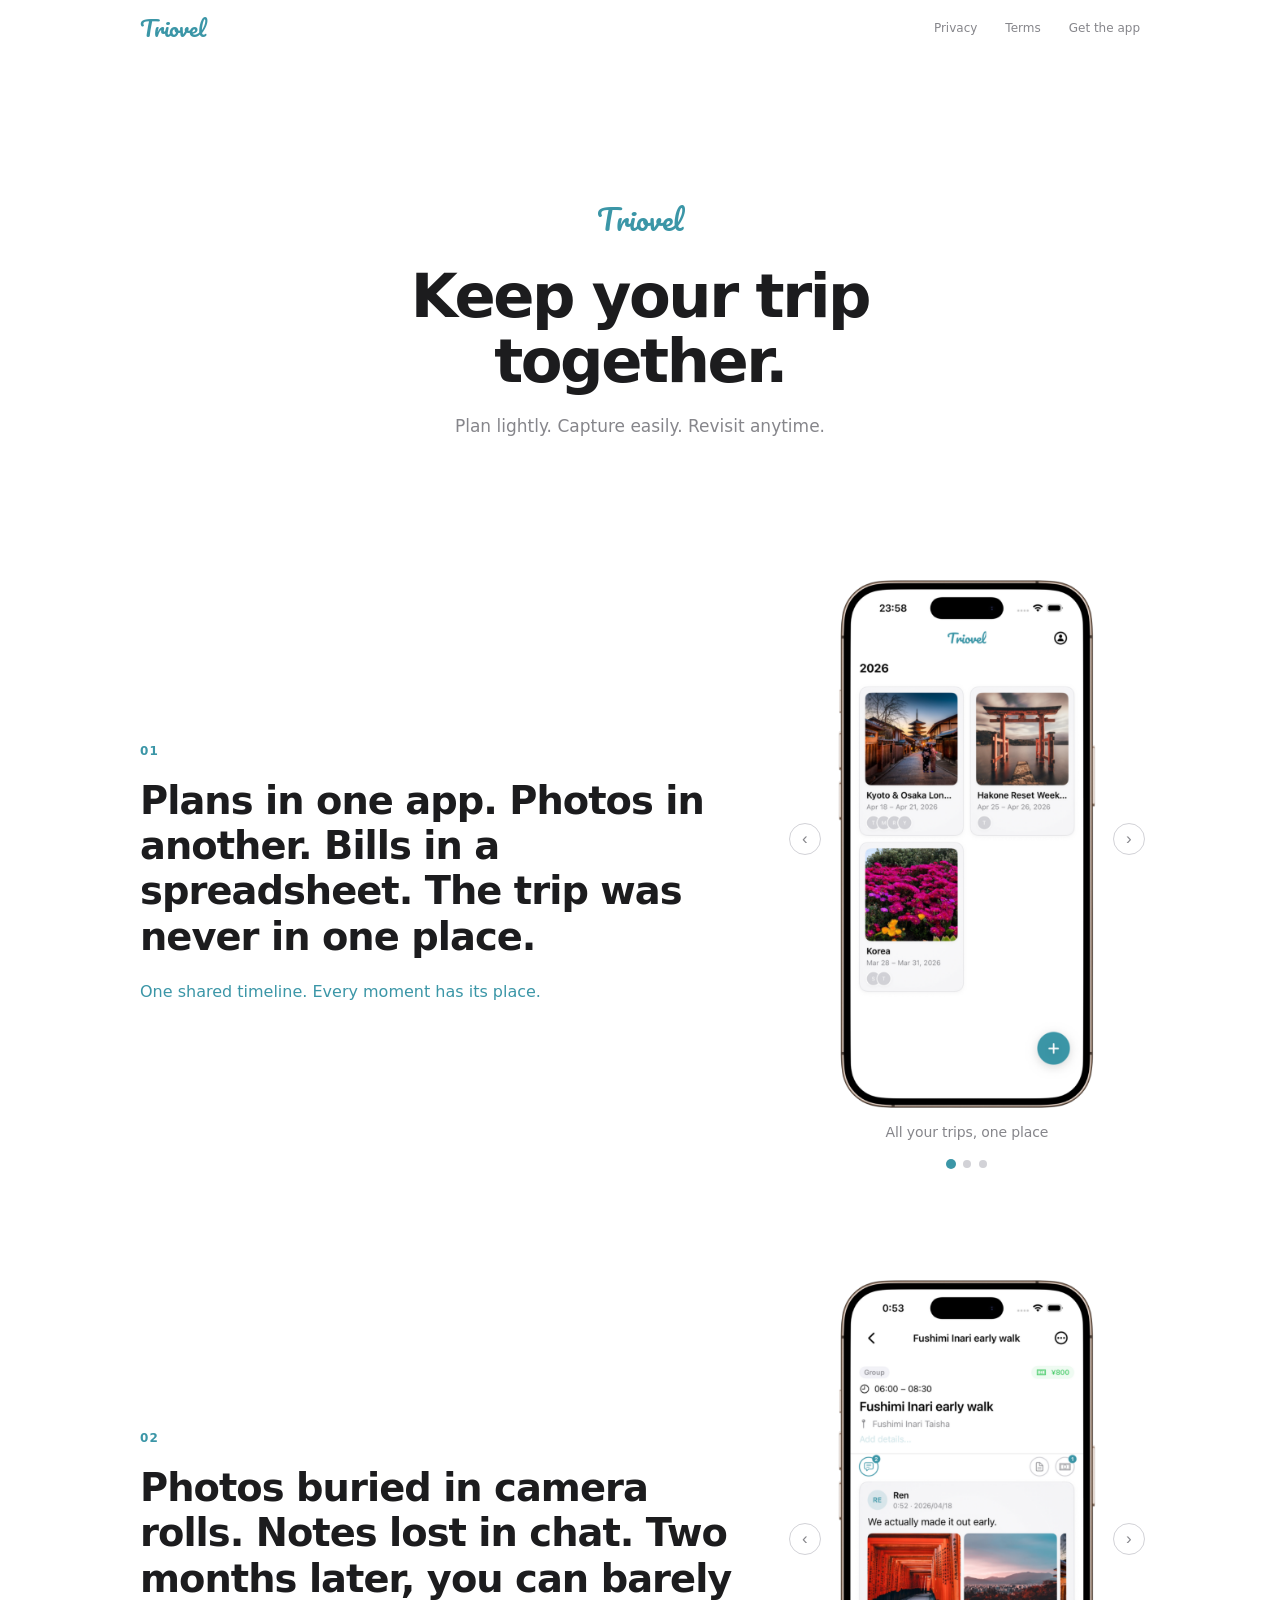
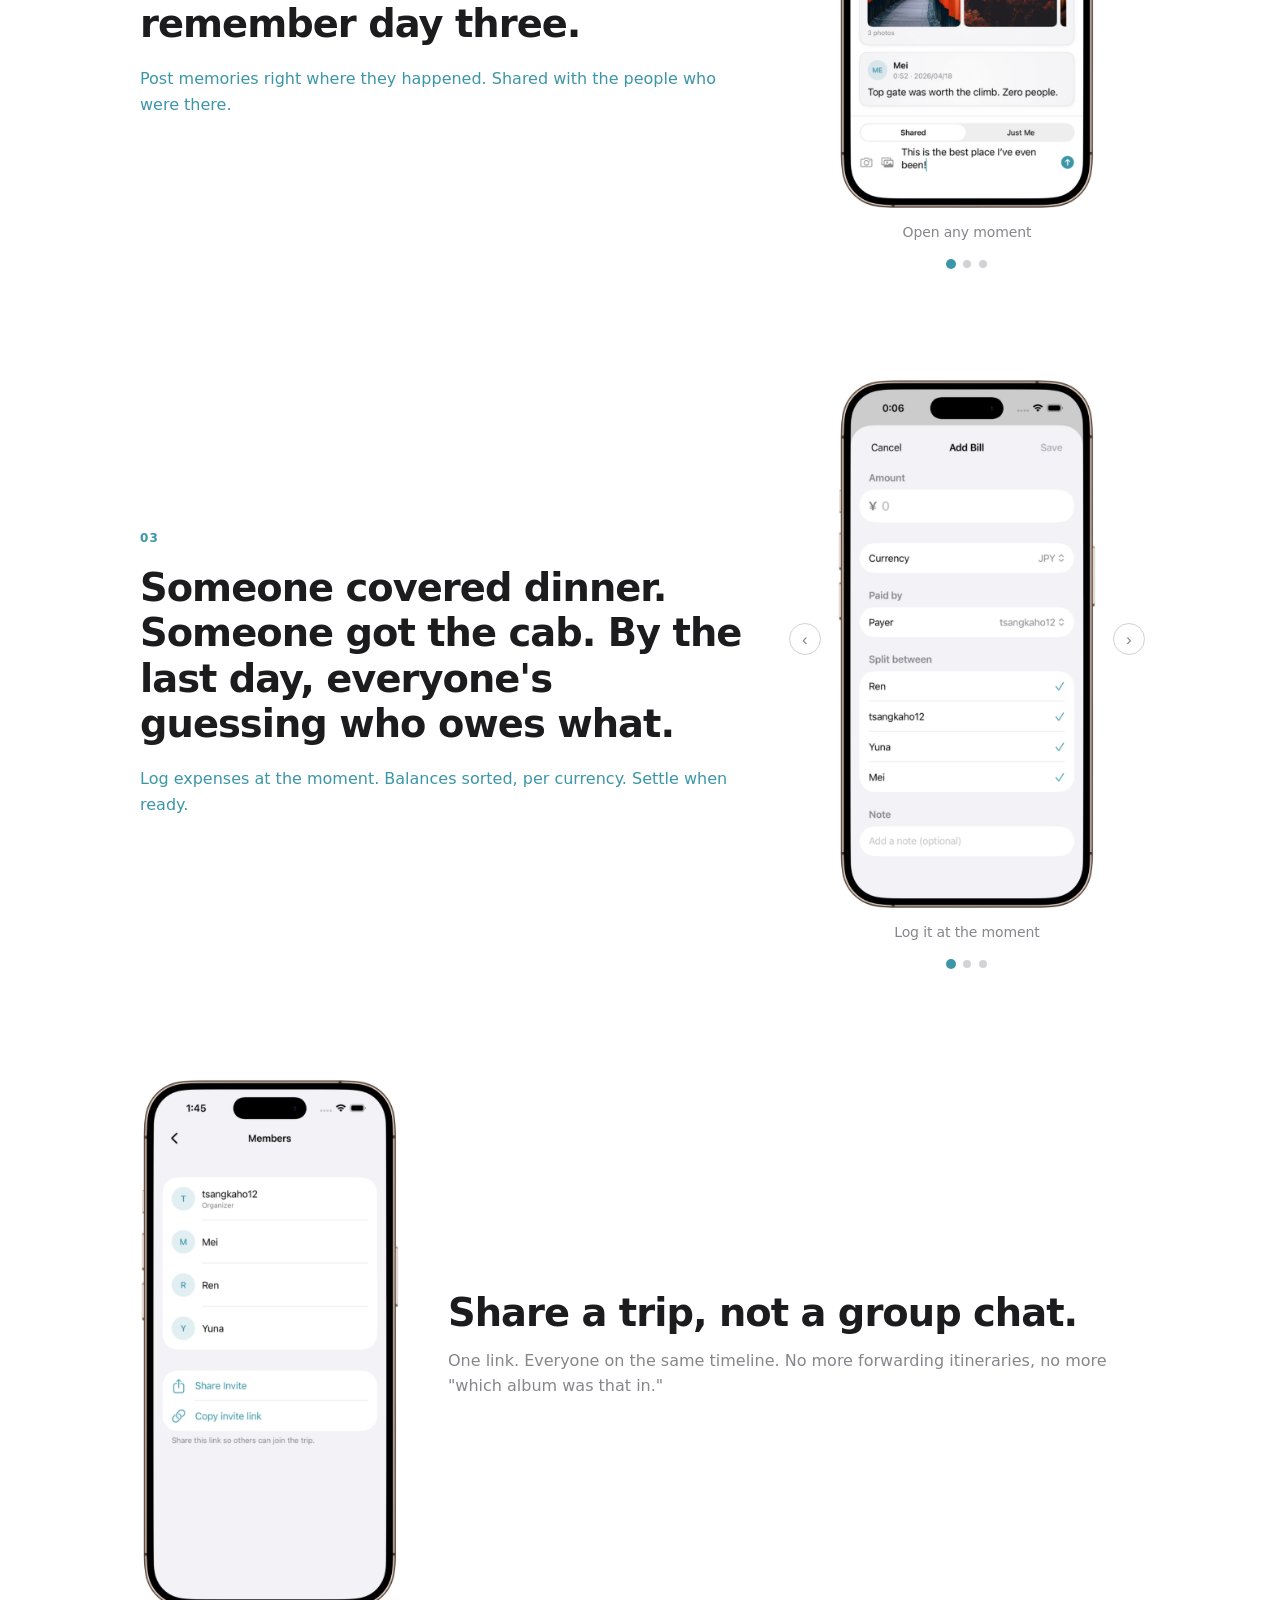
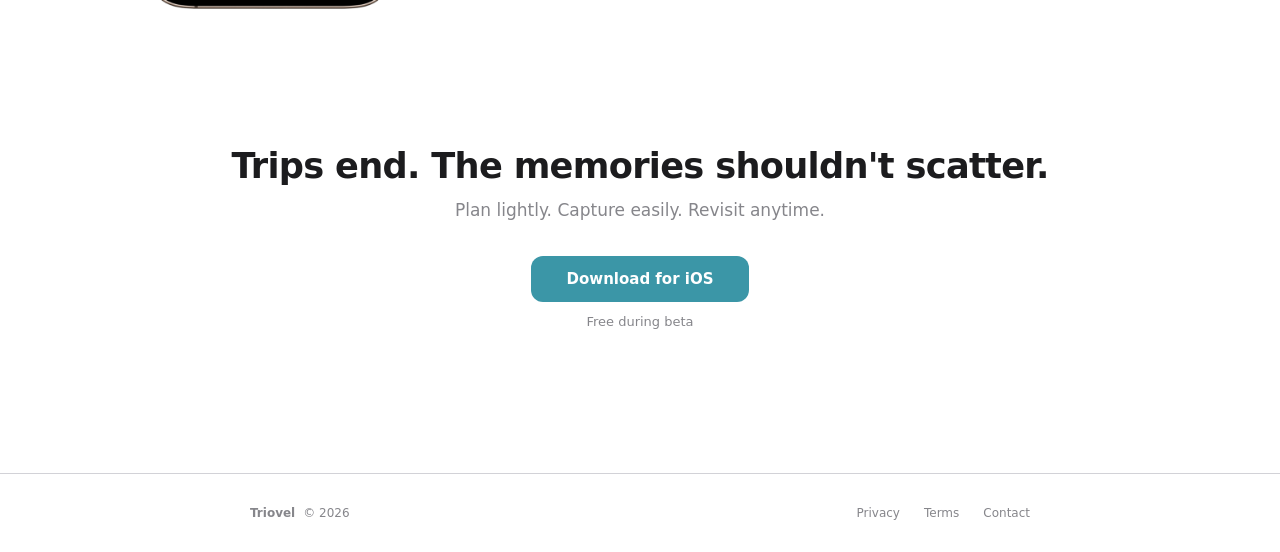
<file: docs/index.html>
<!DOCTYPE html>
<html lang="en">
<head>
    <meta charset="UTF-8">
    <meta name="viewport" content="width=device-width, initial-scale=1.0">
    <title>Triovel — Keep your trip together</title>
    <meta name="description" content="A shared trip memory app. Plan key moments, capture what actually happened, revisit the whole trip later.">
    <meta property="og:title" content="Triovel — Keep your trip together">
    <meta property="og:description" content="Plan lightly. Capture easily. Revisit anytime.">
    <link rel="stylesheet" href="shared.css">
    <style>
        :root{--t-bg:#ffffff;--t-text:#1c1c1e;--t-text-sec:#86868b;--t-teal:#3b96a7;--t-border:#d2d2d7}
        @media(prefers-color-scheme:dark){:root{--t-bg:#ffffff;--t-text:#1c1c1e;--t-text-sec:#86868b;--t-teal:#3b96a7;--t-border:#d2d2d7}}
        *{margin:0;padding:0;box-sizing:border-box}
        html{scroll-behavior:smooth}
        body{
            font-family:-apple-system,BlinkMacSystemFont,"SF Pro Display",system-ui,sans-serif;
            background:#ffffff;color:#1c1c1e;
            -webkit-font-smoothing:antialiased;overflow-x:hidden;
        }

        /* ── Hero ── */
        .hero{
            min-height:52vh;display:flex;flex-direction:column;
            align-items:center;justify-content:center;text-align:center;
            padding:120px 24px 64px;
        }
        .hero-name{
            font-family:'Pacifico',cursive;font-size:28px;font-weight:400;
            color:#3b96a7;letter-spacing:0;text-transform:none;margin-bottom:20px;
        }
        .hero h1{
            font-size:clamp(2.4rem,5.5vw,3.8rem);font-weight:700;
            letter-spacing:-0.04em;line-height:1.06;margin-bottom:20px;
            max-width:640px;
        }
        .hero-sub{
            font-size:17px;color:#86868b;line-height:1.6;
            max-width:420px;margin:0 auto;text-align:center;
        }

        /* ── Invite ── */
        .invite-banner{
            display:none;margin:28px auto 0;padding:20px 28px;
            background:rgba(74,157,154,0.05);border:1px solid rgba(74,157,154,0.12);
            border-radius:16px;max-width:400px;text-align:center;
        }
        .invite-banner p{font-size:17px;margin:0 0 16px;font-weight:500}
        .invite-status{font-size:13px;color:var(--t-text-sec);margin-top:10px}
        .has-invite .invite-banner{display:block}
        .has-invite .hero-default{display:none}

        /* ── Problem Sections ── */
        .prob{
            display:grid;grid-template-columns:1.4fr 0.8fr;align-items:center;
            gap:48px;max-width:1080px;margin:0 auto;
            padding:56px 40px;
            scroll-margin-top:48px;
            opacity:0;transform:translateY(32px);
            transition:opacity 0.7s ease,transform 0.7s ease;
        }
        .prob.visible{opacity:1;transform:translateY(0)}
        .prob-num{
            font-size:12px;font-weight:700;color:#3b96a7;
            letter-spacing:0.1em;margin-bottom:20px;
        }
        .prob h2{
            font-size:clamp(1.6rem,3vw,2.4rem);font-weight:700;
            letter-spacing:-0.025em;line-height:1.18;margin-bottom:20px;
        }
        .prob-sol{
            font-size:16px;color:#3b96a7;line-height:1.6;
            font-weight:500;
        }

        /* ── Carousel ── */
        .carousel{position:relative;width:100%;max-width:320px;margin:0 auto}
        .carousel-track{
            display:flex;overflow-x:auto;scroll-snap-type:x mandatory;
            scrollbar-width:none;-ms-overflow-style:none;
        }
        .carousel-track::-webkit-scrollbar{display:none}
        .slide{
            flex:0 0 100%;scroll-snap-align:center;
            display:flex;flex-direction:column;align-items:center;
            padding:0 16px;
        }
        .step{
            margin-top:16px;font-size:14px;color:var(--t-text-sec);
            font-weight:500;text-align:center;letter-spacing:-0.01em;
        }
        .carousel-nav{
            display:flex;justify-content:center;gap:8px;margin-top:20px;
        }
        .dot{
            width:8px;height:8px;border-radius:50%;background:#d2d2d7;
            border:none;padding:0;cursor:pointer;
            transition:background 0.25s,transform 0.25s;
        }
        .dot.active{background:#3b96a7;transform:scale(1.25)}
        .arr{
            position:absolute;top:44%;transform:translateY(-50%);
            width:32px;height:32px;border-radius:50%;
            border:1px solid #d2d2d7;background:#fff;
            color:#86868b;font-size:17px;cursor:pointer;
            display:flex;align-items:center;justify-content:center;
            transition:border-color 0.2s,color 0.2s;z-index:3;
            line-height:1;
        }
        .arr:hover{border-color:#3b96a7;color:#3b96a7}
        .arr-prev{left:-18px}
        .arr-next{right:-18px}

        /* ── Mockup Image ── */
        .mockup{
            width:260px;flex-shrink:0;
        }
        .mockup img{
            width:100%;height:auto;display:block;
        }
        /* ── Invite Section ── */
        .invite-section{
            max-width:1080px;margin:0 auto;
            padding:56px 40px;
            display:flex;align-items:center;gap:48px;
            opacity:0;transform:translateY(32px);
            transition:opacity 0.7s ease,transform 0.7s ease;
        }
        .invite-section.visible{opacity:1;transform:translateY(0)}
        .invite-section .mockup{width:260px}
        .invite-text{flex:1}
        .invite-text h2{
            font-size:clamp(1.6rem,3vw,2.4rem);font-weight:700;
            letter-spacing:-0.025em;line-height:1.18;margin-bottom:12px;
        }
        .invite-text p{
            font-size:16px;color:#86868b;line-height:1.6;
        }
        @media(max-width:960px){
            .invite-section{
                flex-direction:column;text-align:center;
                padding:48px 24px;gap:32px;
            }
            .invite-section .mockup{width:220px}
        }
        @media(max-width:600px){
            .invite-section{padding:36px 16px;gap:24px}
            .invite-section .mockup{width:200px}
        }

        /* ── CTA Section ── */
        .cta-end{
            text-align:center;padding:80px 24px 96px;
        }
        .cta-end h2{
            font-size:clamp(1.5rem,3vw,2.2rem);font-weight:700;
            letter-spacing:-0.02em;line-height:1.2;margin-bottom:10px;
        }
        .cta-sub{
            font-size:17px;color:#86868b;line-height:1.6;
            margin-bottom:32px;
        }
        .cta-btn{
            display:inline-block;padding:14px 36px;font-size:15px;
            font-weight:600;color:#fff;background:#3b96a7;
            border-radius:12px;text-decoration:none;
            transition:transform 150ms ease,box-shadow 150ms ease;
        }
        .cta-btn:hover{transform:scale(1.02);box-shadow:0 4px 20px rgba(74,157,154,0.3)}
        .cta-btn:active{transform:scale(0.98)}
        .cta-note{display:block;font-size:13px;color:#86868b;margin-top:12px}

        /* ── Responsive ── */
        @media(max-width:960px){
            .prob{
                grid-template-columns:1fr;min-height:auto;
                padding:48px 24px;gap:36px;
            }
            .prob-text{text-align:center}
            .carousel{max-width:300px}
        }
        @media(max-width:600px){
            .hero{min-height:auto;padding:72px 20px 40px}
            .prob{padding:32px 16px;gap:24px}
            .carousel{max-width:280px}
            .mockup{width:200px}
            .arr{width:28px;height:28px;font-size:14px}
            .arr-prev{left:-14px}
            .arr-next{right:-14px}
        }
        @media(max-width:360px){
            .carousel{max-width:240px}
            .mockup{width:180px}
            .arr-prev{left:-10px}
            .arr-next{right:-10px}
        }
    </style>
</head>
<body>

<div id="site-nav"></div>

<!-- ── Hero ── -->
<section class="hero" id="hero">
    <div class="hero-default">
        <div class="hero-name">Triovel</div>
        <h1>Keep your trip together.</h1>
        <p class="hero-sub">Plan lightly. Capture easily. Revisit anytime.</p>
    </div>
    <div class="invite-banner" id="invite-bar">
        <p>You've been invited to a trip.</p>
        <a class="cta-btn" href="#" id="invite-btn">Open in Triovel</a>
        <div class="invite-status" id="status"></div>
    </div>
</section>

<!-- ── 01: Scattered Trip ── -->
<section class="prob" id="s1">
    <div class="prob-text">
        <div class="prob-num">01</div>
        <h2>Plans in one app. Photos in another. Bills in a spreadsheet. The trip was never in one place.</h2>
        <p class="prob-sol">One shared timeline. Every moment has its place.</p>
    </div>
    <div class="carousel">
        <div class="carousel-track">
            <div class="slide">
                <div class="mockup"><img src="screenshots/01-home.png" alt="Home screen showing all trips"></div>
                <p class="step">All your trips, one place</p>
            </div>
            <div class="slide">
                <div class="mockup"><img src="screenshots/01-create.png" alt="Create a new trip"></div>
                <p class="step">Create in seconds</p>
            </div>
            <div class="slide">
                <div class="mockup"><img src="screenshots/01-timeline.png" alt="Day-by-day trip timeline"></div>
                <p class="step">Day-by-day timeline</p>
            </div>
        </div>
        <div class="carousel-nav">
            <button class="dot active" aria-label="Slide 1"></button>
            <button class="dot" aria-label="Slide 2"></button>
            <button class="dot" aria-label="Slide 3"></button>
        </div>
        <button class="arr arr-prev" aria-label="Previous">&#x2039;</button>
        <button class="arr arr-next" aria-label="Next">&#x203a;</button>
    </div>
</section>

<!-- ── 02: Lost Moments ── -->
<section class="prob" id="s2">
    <div class="prob-text">
        <div class="prob-num">02</div>
        <h2>Photos buried in camera rolls. Notes lost in chat. Two months later, you can barely remember day three.</h2>
        <p class="prob-sol">Post memories right where they happened. Shared with the people who were there.</p>
    </div>
    <div class="carousel">
        <div class="carousel-track">
            <div class="slide">
                <div class="mockup"><img src="screenshots/02-block.png" alt="Open a moment on the timeline"></div>
                <p class="step">Open any moment</p>
            </div>
            <div class="slide">
                <div class="mockup"><img src="screenshots/02-composer.png" alt="Post shared or private memories"></div>
                <p class="step">Shared or just yours</p>
            </div>
            <div class="slide">
                <div class="mockup"><img src="screenshots/02-media.png" alt="Trip media gallery grouped by day"></div>
                <p class="step">The trip journal builds itself</p>
            </div>
        </div>
        <div class="carousel-nav">
            <button class="dot active" aria-label="Slide 1"></button>
            <button class="dot" aria-label="Slide 2"></button>
            <button class="dot" aria-label="Slide 3"></button>
        </div>
        <button class="arr arr-prev" aria-label="Previous">&#x2039;</button>
        <button class="arr arr-next" aria-label="Next">&#x203a;</button>
    </div>
</section>

<!-- ── 03: Money Chaos ── -->
<section class="prob" id="s3">
    <div class="prob-text">
        <div class="prob-num">03</div>
        <h2>Someone covered dinner. Someone got the cab. By the last day, everyone's guessing who owes what.</h2>
        <p class="prob-sol">Log expenses at the moment. Balances sorted, per currency. Settle when ready.</p>
    </div>
    <div class="carousel">
        <div class="carousel-track">
            <div class="slide">
                <div class="mockup"><img src="screenshots/03-bill.png" alt="Add a bill to the moment"></div>
                <p class="step">Log it at the moment</p>
            </div>
            <div class="slide">
                <div class="mockup"><img src="screenshots/03-split.png" alt="Bill appears in the stream"></div>
                <p class="step">Bills live with the moment</p>
            </div>
            <div class="slide">
                <div class="mockup"><img src="screenshots/03-summary.png" alt="Balances grouped per currency"></div>
                <p class="step">Balances per currency</p>
            </div>
        </div>
        <div class="carousel-nav">
            <button class="dot active" aria-label="Slide 1"></button>
            <button class="dot" aria-label="Slide 2"></button>
            <button class="dot" aria-label="Slide 3"></button>
        </div>
        <button class="arr arr-prev" aria-label="Previous">&#x2039;</button>
        <button class="arr arr-next" aria-label="Next">&#x203a;</button>
    </div>
</section>

<!-- ── Invite ── -->
<section class="invite-section" id="s4">
    <div class="mockup"><img src="screenshots/04-invite.png" alt="Share invite link with friends"></div>
    <div class="invite-text">
        <h2>Share a trip, not a group chat.</h2>
        <p>One link. Everyone on the same timeline. No more forwarding itineraries, no more "which album was that in."</p>
    </div>
</section>

<!-- ── CTA ── -->
<div class="cta-end">
    <h2>Trips end. The memories shouldn't scatter.</h2>
    <p class="cta-sub">Plan lightly. Capture easily. Revisit anytime.</p>
    <a class="cta-btn" href="https://apps.apple.com/app/triovel/id6761365602">Download for iOS</a>
    <span class="cta-note">Free during beta</span>
</div>

<div id="site-footer"></div>

<script src="shared.js"></script>
<script>
/* ── Carousel ── */
document.querySelectorAll('.carousel').forEach(function(c) {
    var track = c.querySelector('.carousel-track');
    var dots = c.querySelectorAll('.dot');
    var prev = c.querySelector('.arr-prev');
    var next = c.querySelector('.arr-next');

    function getActive() {
        return Math.round(track.scrollLeft / track.clientWidth);
    }
    function goTo(i) {
        track.scrollTo({ left: i * track.clientWidth, behavior: 'smooth' });
    }
    function sync() {
        var idx = getActive();
        dots.forEach(function(d, i) { d.classList.toggle('active', i === idx); });
    }

    track.addEventListener('scroll', sync);
    dots.forEach(function(d, i) { d.addEventListener('click', function() { goTo(i); }); });
    if (prev) prev.addEventListener('click', function() {
        var idx = getActive();
        goTo(idx <= 0 ? dots.length - 1 : idx - 1);
    });
    if (next) next.addEventListener('click', function() {
        var idx = getActive();
        goTo(idx >= dots.length - 1 ? 0 : idx + 1);
    });
});

/* ── Reveal ── */
var observer = new IntersectionObserver(function(entries) {
    entries.forEach(function(e) { if (e.isIntersecting) e.target.classList.add('visible'); });
}, { threshold: 0.12 });
document.querySelectorAll('.prob, .invite-section').forEach(function(s) { observer.observe(s); });

/* ── Invite ── */
(function() {
    var code = new URLSearchParams(window.location.search).get('code');
    if (!code) return;
    document.getElementById('hero').classList.add('has-invite');
    var deep = 'triovel://trip/' + encodeURIComponent(code);
    document.getElementById('invite-btn').href = deep;
    var status = document.getElementById('status');
    if (/iphone|ipad|ipod|android/i.test(navigator.userAgent)) {
        window.location.href = deep;
        setTimeout(function() { status.textContent = "Didn't open? Tap the button above."; }, 1500);
    }
    document.getElementById('invite-btn').addEventListener('click', function(e) {
        e.preventDefault(); window.location.href = deep;
        setTimeout(function() { status.textContent = 'App not installed? Download first, then open this link again.'; }, 2000);
    });
})();
</script>
</body>
</html>
</file>
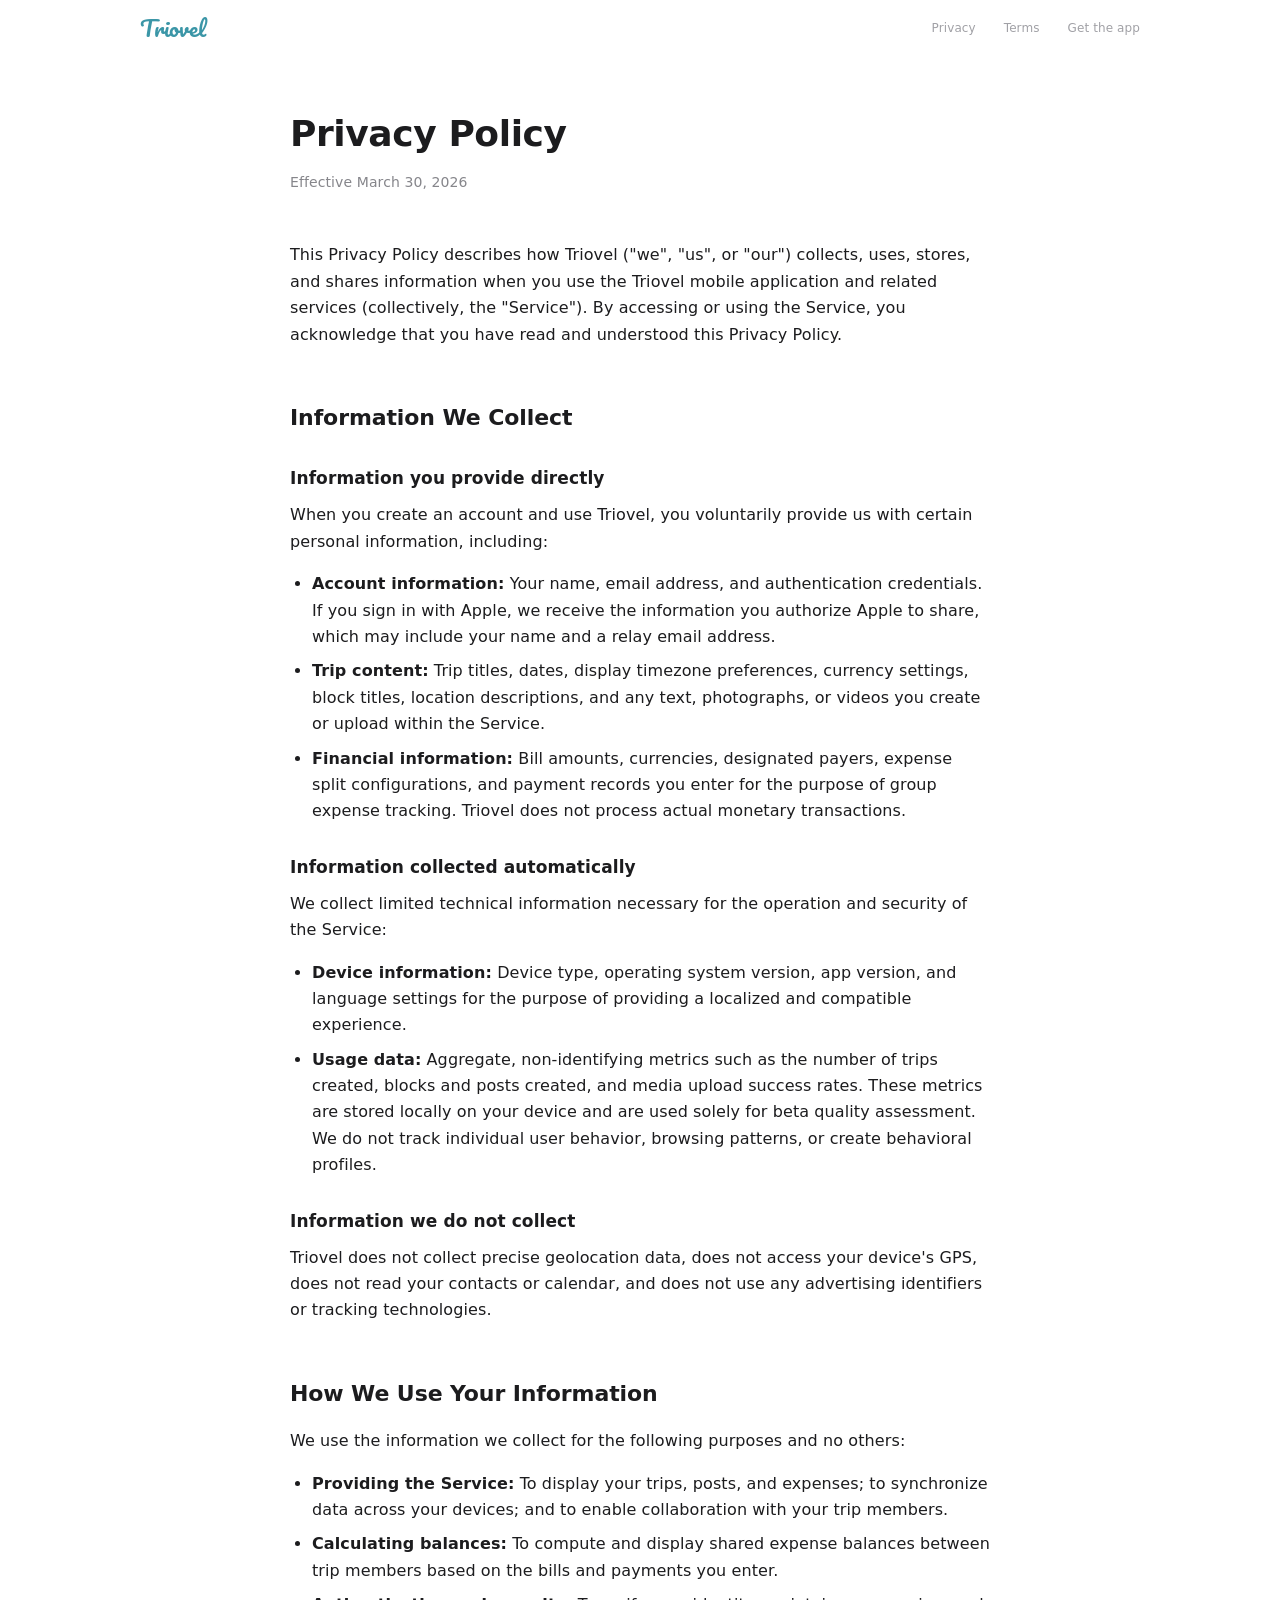
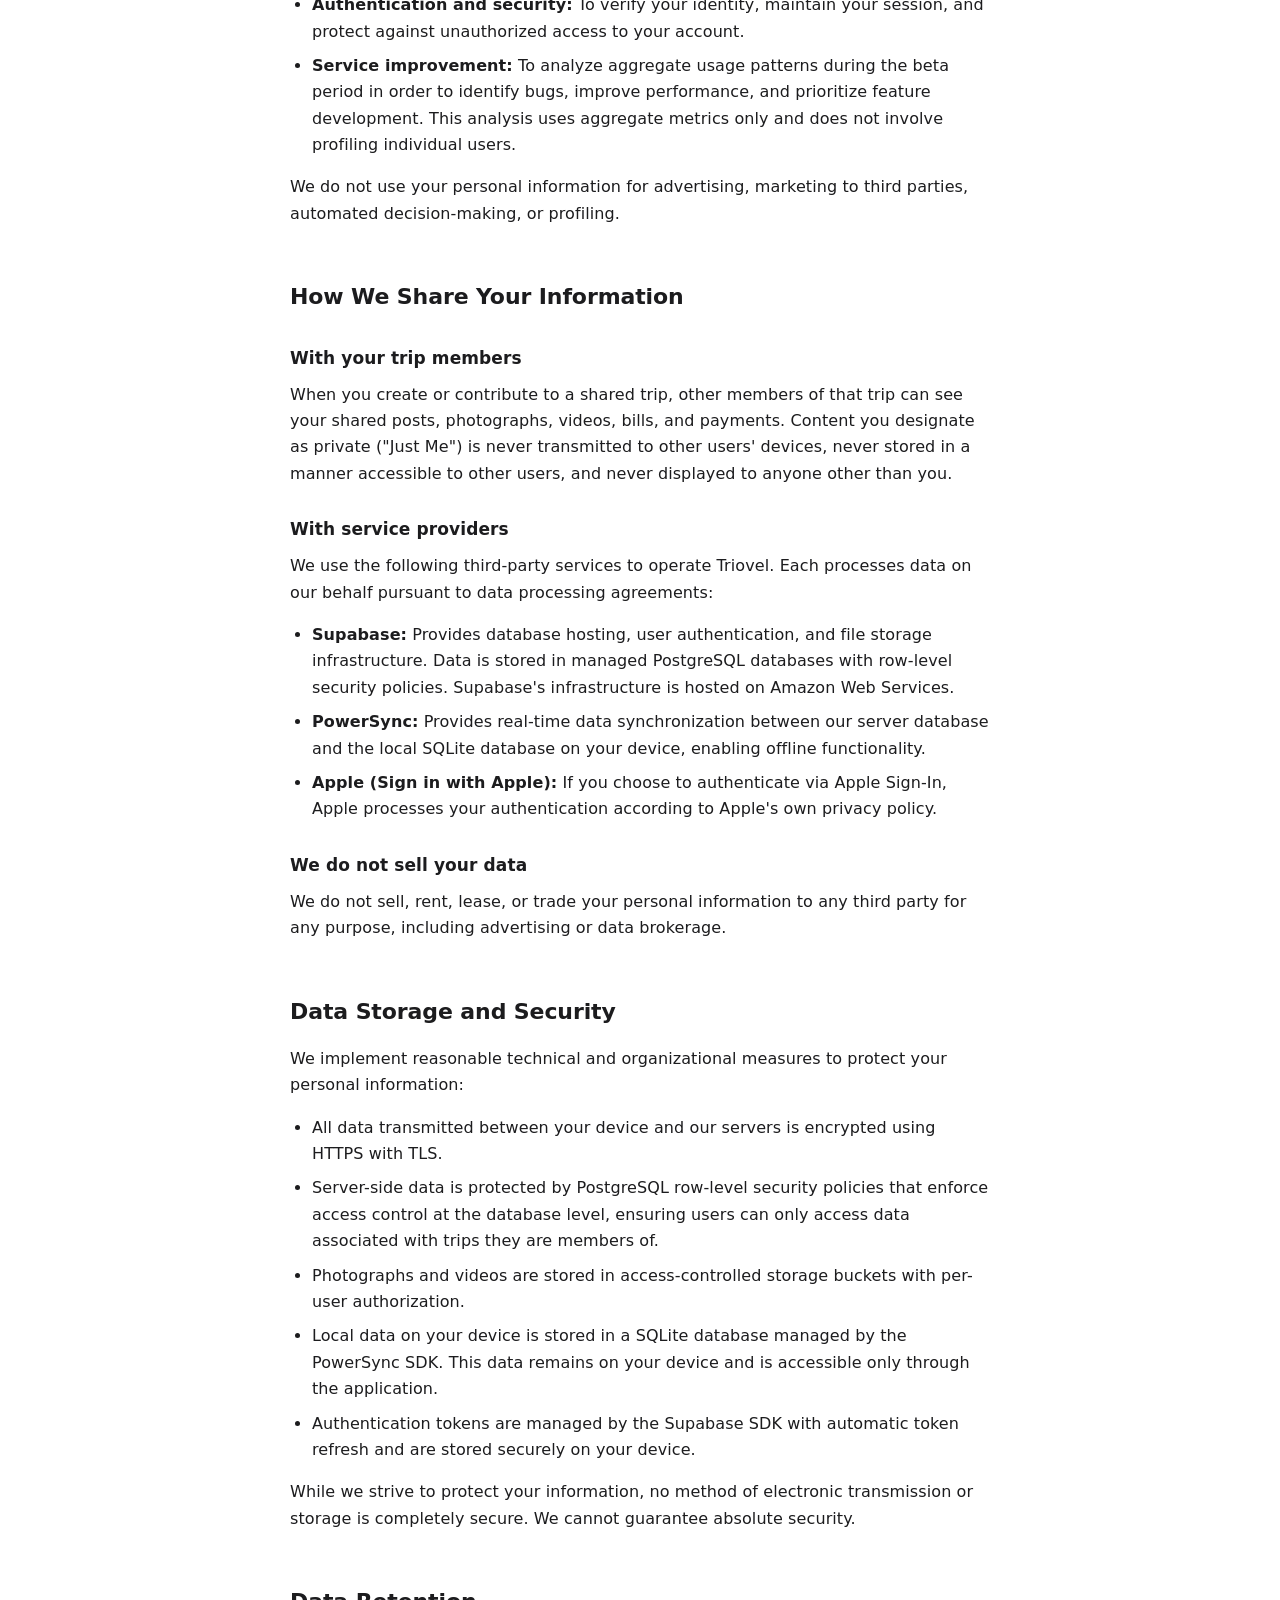
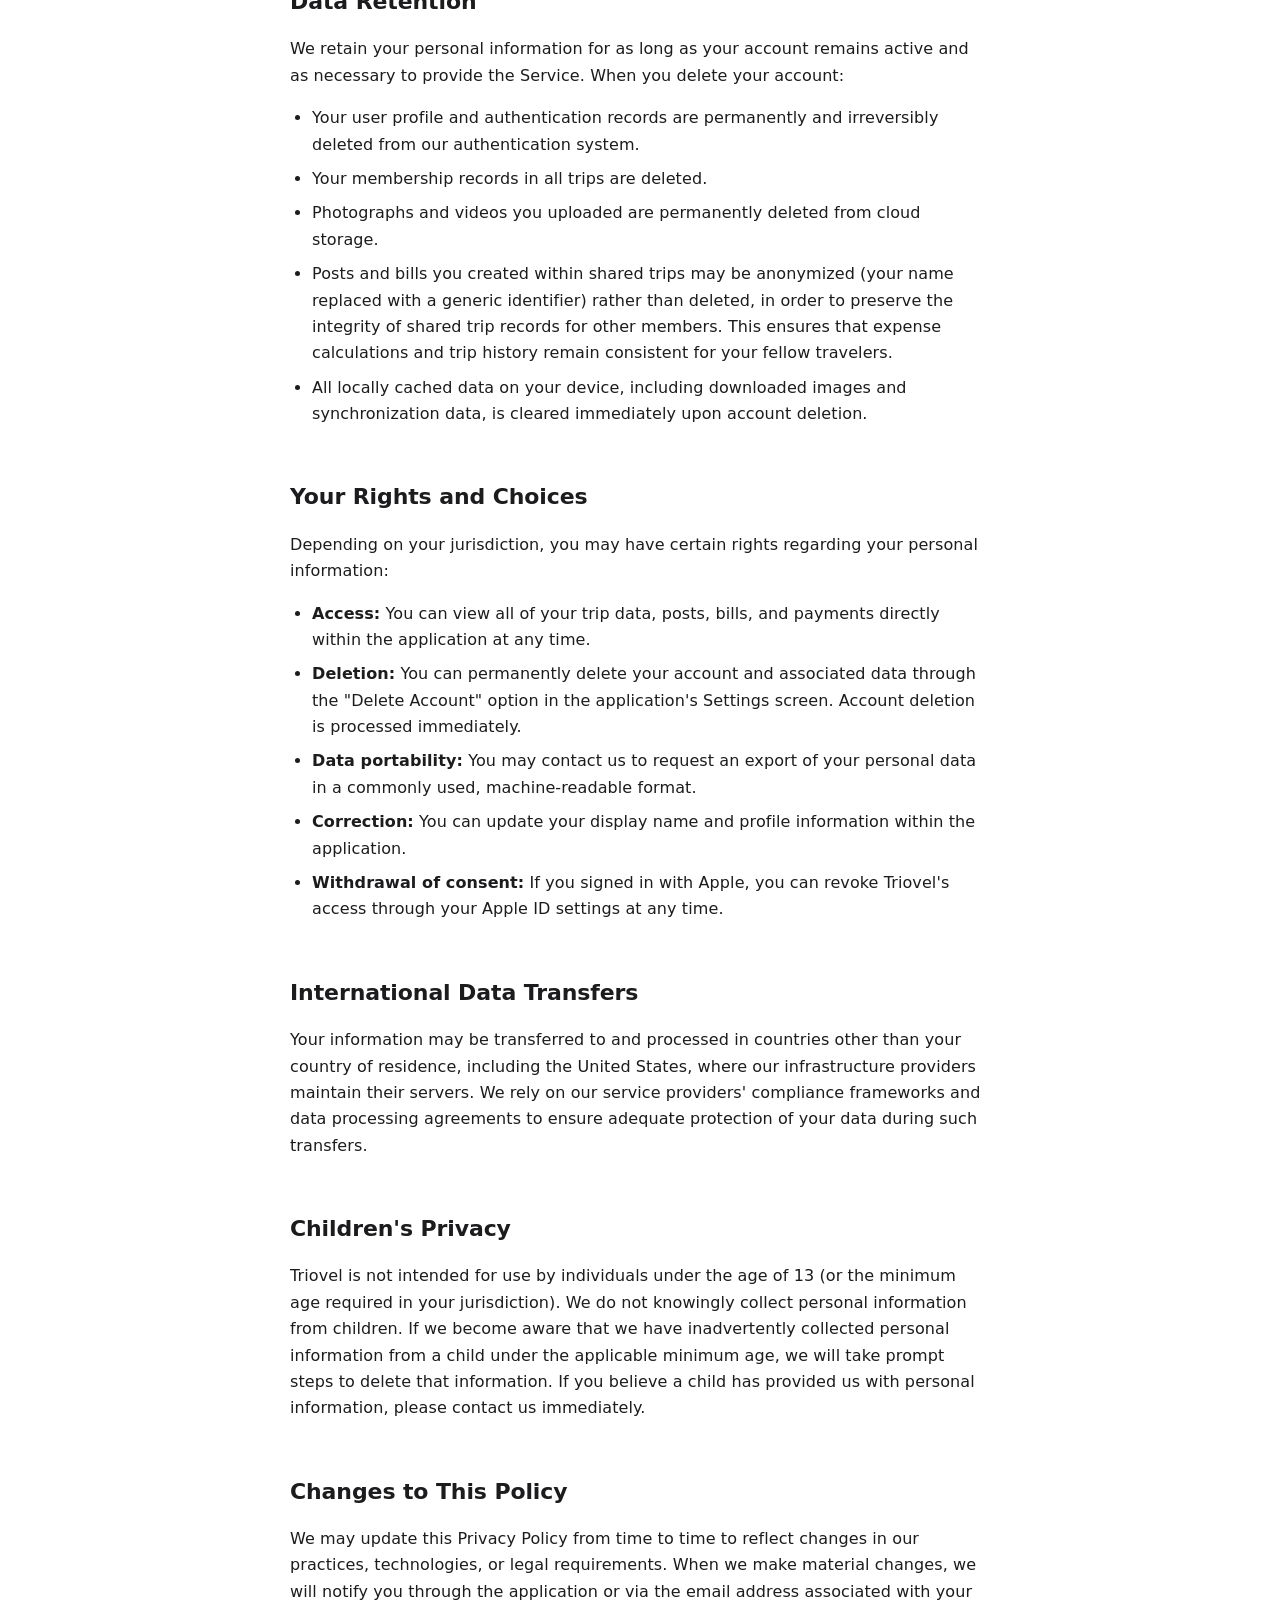
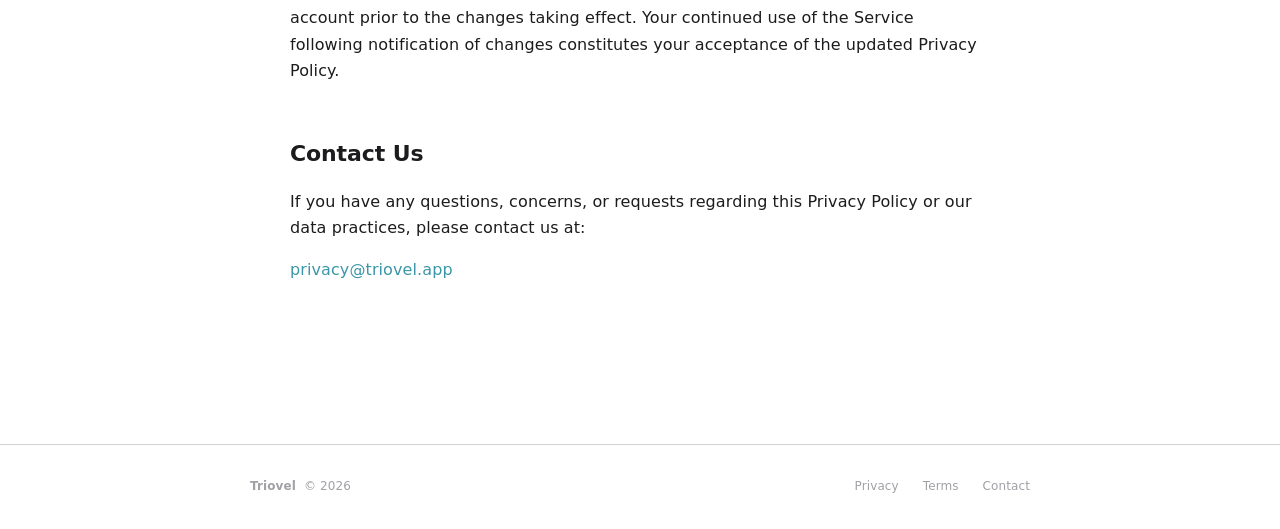
<file: docs/privacy-policy/index.html>
<!DOCTYPE html>
<html lang="en">
<head>
    <meta charset="UTF-8">
    <meta name="viewport" content="width=device-width, initial-scale=1.0">
    <title>Privacy Policy — Triovel</title>
    <link rel="stylesheet" href="../shared.css">
    <style>
        * { margin: 0; padding: 0; box-sizing: border-box; }
        body {
            font-family: -apple-system, BlinkMacSystemFont, "SF Pro Text", "Helvetica Neue", system-ui, sans-serif;
            font-size: 16px;
            line-height: 1.65;
            color: #1c1c1e;
            background: #fff;
            -webkit-font-smoothing: antialiased;
            letter-spacing: 0.1px;
        }
        .wrap {
            max-width: 780px;
            margin: 0 auto;
            padding: 48px 40px 96px;
        }
        @media (max-width: 600px) {
            .wrap { padding: 32px 20px 64px; }
        }
        h1 {
            font-size: 36px;
            font-weight: 700;
            color: inherit;
            letter-spacing: -0.4px;
            margin-bottom: 8px;
        }
        .meta {
            font-size: 14px;
            color: #86868b;
            margin-bottom: 48px;
        }
        h2 {
            font-size: 22px;
            font-weight: 600;
            color: inherit;
            margin-top: 52px;
            margin-bottom: 16px;
            letter-spacing: -0.1px;
        }
        h3 {
            font-size: 17px;
            font-weight: 600;
            color: inherit;
            margin-top: 28px;
            margin-bottom: 10px;
        }
        p { margin-bottom: 16px; }
        ul, ol {
            padding-left: 22px;
            margin-bottom: 16px;
        }
        li { margin-bottom: 8px; }
        strong { color: inherit; font-weight: 600; }
        .wrap a { color: #3b96a7; text-decoration: none; }
        .wrap a:hover { text-decoration: underline; }
        .lang { display: none; }
        .lang.active { display: block; }
    </style>
</head>
<body>

<div id="site-nav"></div>

<div class="wrap">
<div class="lang" id="en">
<h1>Privacy Policy</h1>
<p class="meta">Effective March 30, 2026</p>

<p>This Privacy Policy describes how Triovel ("we", "us", or "our") collects, uses, stores, and shares information when you use the Triovel mobile application and related services (collectively, the "Service"). By accessing or using the Service, you acknowledge that you have read and understood this Privacy Policy.</p>

<h2>Information We Collect</h2>

<h3>Information you provide directly</h3>
<p>When you create an account and use Triovel, you voluntarily provide us with certain personal information, including:</p>
<ul>
    <li><strong>Account information:</strong> Your name, email address, and authentication credentials. If you sign in with Apple, we receive the information you authorize Apple to share, which may include your name and a relay email address.</li>
    <li><strong>Trip content:</strong> Trip titles, dates, display timezone preferences, currency settings, block titles, location descriptions, and any text, photographs, or videos you create or upload within the Service.</li>
    <li><strong>Financial information:</strong> Bill amounts, currencies, designated payers, expense split configurations, and payment records you enter for the purpose of group expense tracking. Triovel does not process actual monetary transactions.</li>
</ul>

<h3>Information collected automatically</h3>
<p>We collect limited technical information necessary for the operation and security of the Service:</p>
<ul>
    <li><strong>Device information:</strong> Device type, operating system version, app version, and language settings for the purpose of providing a localized and compatible experience.</li>
    <li><strong>Usage data:</strong> Aggregate, non-identifying metrics such as the number of trips created, blocks and posts created, and media upload success rates. These metrics are stored locally on your device and are used solely for beta quality assessment. We do not track individual user behavior, browsing patterns, or create behavioral profiles.</li>
</ul>

<h3>Information we do not collect</h3>
<p>Triovel does not collect precise geolocation data, does not access your device's GPS, does not read your contacts or calendar, and does not use any advertising identifiers or tracking technologies.</p>

<h2>How We Use Your Information</h2>
<p>We use the information we collect for the following purposes and no others:</p>
<ul>
    <li><strong>Providing the Service:</strong> To display your trips, posts, and expenses; to synchronize data across your devices; and to enable collaboration with your trip members.</li>
    <li><strong>Calculating balances:</strong> To compute and display shared expense balances between trip members based on the bills and payments you enter.</li>
    <li><strong>Authentication and security:</strong> To verify your identity, maintain your session, and protect against unauthorized access to your account.</li>
    <li><strong>Service improvement:</strong> To analyze aggregate usage patterns during the beta period in order to identify bugs, improve performance, and prioritize feature development. This analysis uses aggregate metrics only and does not involve profiling individual users.</li>
</ul>
<p>We do not use your personal information for advertising, marketing to third parties, automated decision-making, or profiling.</p>

<h2>How We Share Your Information</h2>

<h3>With your trip members</h3>
<p>When you create or contribute to a shared trip, other members of that trip can see your shared posts, photographs, videos, bills, and payments. Content you designate as private ("Just Me") is never transmitted to other users' devices, never stored in a manner accessible to other users, and never displayed to anyone other than you.</p>

<h3>With service providers</h3>
<p>We use the following third-party services to operate Triovel. Each processes data on our behalf pursuant to data processing agreements:</p>
<ul>
    <li><strong>Supabase:</strong> Provides database hosting, user authentication, and file storage infrastructure. Data is stored in managed PostgreSQL databases with row-level security policies. Supabase's infrastructure is hosted on Amazon Web Services.</li>
    <li><strong>PowerSync:</strong> Provides real-time data synchronization between our server database and the local SQLite database on your device, enabling offline functionality.</li>
    <li><strong>Apple (Sign in with Apple):</strong> If you choose to authenticate via Apple Sign-In, Apple processes your authentication according to Apple's own privacy policy.</li>
</ul>

<h3>We do not sell your data</h3>
<p>We do not sell, rent, lease, or trade your personal information to any third party for any purpose, including advertising or data brokerage.</p>

<h2>Data Storage and Security</h2>
<p>We implement reasonable technical and organizational measures to protect your personal information:</p>
<ul>
    <li>All data transmitted between your device and our servers is encrypted using HTTPS with TLS.</li>
    <li>Server-side data is protected by PostgreSQL row-level security policies that enforce access control at the database level, ensuring users can only access data associated with trips they are members of.</li>
    <li>Photographs and videos are stored in access-controlled storage buckets with per-user authorization.</li>
    <li>Local data on your device is stored in a SQLite database managed by the PowerSync SDK. This data remains on your device and is accessible only through the application.</li>
    <li>Authentication tokens are managed by the Supabase SDK with automatic token refresh and are stored securely on your device.</li>
</ul>
<p>While we strive to protect your information, no method of electronic transmission or storage is completely secure. We cannot guarantee absolute security.</p>

<h2>Data Retention</h2>
<p>We retain your personal information for as long as your account remains active and as necessary to provide the Service. When you delete your account:</p>
<ul>
    <li>Your user profile and authentication records are permanently and irreversibly deleted from our authentication system.</li>
    <li>Your membership records in all trips are deleted.</li>
    <li>Photographs and videos you uploaded are permanently deleted from cloud storage.</li>
    <li>Posts and bills you created within shared trips may be anonymized (your name replaced with a generic identifier) rather than deleted, in order to preserve the integrity of shared trip records for other members. This ensures that expense calculations and trip history remain consistent for your fellow travelers.</li>
    <li>All locally cached data on your device, including downloaded images and synchronization data, is cleared immediately upon account deletion.</li>
</ul>

<h2>Your Rights and Choices</h2>
<p>Depending on your jurisdiction, you may have certain rights regarding your personal information:</p>
<ul>
    <li><strong>Access:</strong> You can view all of your trip data, posts, bills, and payments directly within the application at any time.</li>
    <li><strong>Deletion:</strong> You can permanently delete your account and associated data through the "Delete Account" option in the application's Settings screen. Account deletion is processed immediately.</li>
    <li><strong>Data portability:</strong> You may contact us to request an export of your personal data in a commonly used, machine-readable format.</li>
    <li><strong>Correction:</strong> You can update your display name and profile information within the application.</li>
    <li><strong>Withdrawal of consent:</strong> If you signed in with Apple, you can revoke Triovel's access through your Apple ID settings at any time.</li>
</ul>

<h2>International Data Transfers</h2>
<p>Your information may be transferred to and processed in countries other than your country of residence, including the United States, where our infrastructure providers maintain their servers. We rely on our service providers' compliance frameworks and data processing agreements to ensure adequate protection of your data during such transfers.</p>

<h2>Children's Privacy</h2>
<p>Triovel is not intended for use by individuals under the age of 13 (or the minimum age required in your jurisdiction). We do not knowingly collect personal information from children. If we become aware that we have inadvertently collected personal information from a child under the applicable minimum age, we will take prompt steps to delete that information. If you believe a child has provided us with personal information, please contact us immediately.</p>

<h2>Changes to This Policy</h2>
<p>We may update this Privacy Policy from time to time to reflect changes in our practices, technologies, or legal requirements. When we make material changes, we will notify you through the application or via the email address associated with your account prior to the changes taking effect. Your continued use of the Service following notification of changes constitutes your acceptance of the updated Privacy Policy.</p>

<h2>Contact Us</h2>
<p>If you have any questions, concerns, or requests regarding this Privacy Policy or our data practices, please contact us at:</p>
<p><a href="mailto:privacy@triovel.app">privacy@triovel.app</a></p>
</div>

<div class="lang" id="ja">
<h1>プライバシーポリシー</h1>
<p class="meta">施行日 2026年3月30日</p>

<p>本プライバシーポリシーは、Triovel（以下「当社」）がTriovelモバイルアプリケーションおよび関連サービス（以下総称して「本サービス」）の利用に際して、情報をどのように収集、使用、保存、共有するかを説明するものです。本サービスにアクセスまたは利用することにより、お客様は本プライバシーポリシーを読み、理解したことを承認するものとします。</p>

<h2>収集する情報</h2>

<h3>お客様が直接提供する情報</h3>
<p>アカウントの作成およびTriovelの利用に際し、お客様は以下の個人情報を自発的に提供します：</p>
<ul>
    <li><strong>アカウント情報：</strong>氏名、メールアドレス、認証情報。Appleでサインインする場合、お客様がAppleに共有を許可した情報（氏名やリレーメールアドレスを含む場合があります）を受け取ります。</li>
    <li><strong>旅行コンテンツ：</strong>旅行タイトル、日程、表示タイムゾーン設定、通貨設定、ブロックタイトル、場所の説明、および本サービス内で作成またはアップロードするテキスト、写真、動画。</li>
    <li><strong>金融情報：</strong>グループ費用追跡を目的として入力する請求金額、通貨、指定支払者、費用分割設定、および支払い記録。Triovelは実際の金銭取引を処理しません。</li>
</ul>

<h3>自動的に収集される情報</h3>
<p>本サービスの運営およびセキュリティに必要な限定的な技術情報を収集します：</p>
<ul>
    <li><strong>デバイス情報：</strong>ローカライズされた互換性のある体験を提供するための、デバイスタイプ、OSバージョン、アプリバージョン、言語設定。</li>
    <li><strong>利用データ：</strong>作成された旅行数、ブロック・投稿数、メディアアップロード成功率などの集約された非識別メトリクス。これらのメトリクスはお客様のデバイスにローカルに保存され、ベータ品質評価の目的にのみ使用されます。個人のユーザー行動の追跡、閲覧パターンの追跡、行動プロファイルの作成は行いません。</li>
</ul>

<h3>収集しない情報</h3>
<p>Triovelは正確な位置情報を収集せず、デバイスのGPSにアクセスせず、連絡先やカレンダーを読み取らず、広告識別子やトラッキング技術を使用しません。</p>

<h2>情報の利用方法</h2>
<p>収集した情報は以下の目的にのみ使用し、それ以外の目的には使用しません：</p>
<ul>
    <li><strong>サービスの提供：</strong>旅行、投稿、費用の表示、デバイス間のデータ同期、旅行メンバーとのコラボレーションの有効化。</li>
    <li><strong>残高計算：</strong>お客様が入力した請求書と支払いに基づく旅行メンバー間の共有費用残高の計算と表示。</li>
    <li><strong>認証とセキュリティ：</strong>本人確認、セッション維持、アカウントへの不正アクセスからの保護。</li>
    <li><strong>サービス改善：</strong>ベータ期間中のバグ特定、パフォーマンス改善、機能開発の優先順位付けのための集約利用パターンの分析。この分析は集約メトリクスのみを使用し、個人ユーザーのプロファイリングは含みません。</li>
</ul>
<p>個人情報を広告、第三者へのマーケティング、自動意思決定、またはプロファイリングに使用することはありません。</p>

<h2>情報の共有方法</h2>

<h3>旅行メンバーとの共有</h3>
<p>共有旅行を作成または参加すると、その旅行の他のメンバーはお客様の共有投稿、写真、動画、請求書、支払いを閲覧できます。プライベートに指定したコンテンツ（「自分だけ」）は、他のユーザーのデバイスに送信されることはなく、他のユーザーがアクセスできる方法で保存されることもなく、お客様以外には表示されません。</p>

<h3>サービスプロバイダーとの共有</h3>
<p>Triovelの運営には以下のサードパーティサービスを使用しています。各サービスはデータ処理契約に基づき、当社に代わってデータを処理します：</p>
<ul>
    <li><strong>Supabase：</strong>データベースホスティング、ユーザー認証、ファイルストレージインフラストラクチャを提供。データは行レベルセキュリティポリシーを備えたマネージドPostgreSQLデータベースに保存されます。</li>
    <li><strong>PowerSync：</strong>サーバーデータベースとデバイス上のローカルSQLiteデータベース間のリアルタイムデータ同期を提供し、オフライン機能を実現します。</li>
    <li><strong>Apple（Appleでサインイン）：</strong>Appleサインインによる認証を選択した場合、AppleはApple独自のプライバシーポリシーに従って認証を処理します。</li>
</ul>

<h3>データの販売はしません</h3>
<p>広告やデータブローカーを含む、いかなる目的においても、お客様の個人情報を第三者に販売、賃貸、リース、または取引することはありません。</p>

<h2>データの保存とセキュリティ</h2>
<p>お客様の個人情報を保護するため、合理的な技術的・組織的対策を実施しています：</p>
<ul>
    <li>デバイスとサーバー間で送信されるすべてのデータは、TLSを使用したHTTPSで暗号化されます。</li>
    <li>サーバー側のデータは、データベースレベルでアクセス制御を強制するPostgreSQLの行レベルセキュリティポリシーで保護されています。</li>
    <li>写真と動画は、ユーザーごとの認可を持つアクセス制御されたストレージバケットに保存されます。</li>
    <li>デバイス上のローカルデータは、PowerSync SDKが管理するSQLiteデータベースに保存されます。</li>
    <li>認証トークンはSupabase SDKにより自動トークン更新で管理され、デバイスに安全に保存されます。</li>
</ul>
<p>情報の保護に努めていますが、電子的な送信や保存の方法で完全に安全なものはありません。絶対的なセキュリティを保証することはできません。</p>

<h2>データの保持</h2>
<p>お客様のアカウントが有効である限り、また本サービスの提供に必要な限り、個人情報を保持します。アカウントを削除した場合：</p>
<ul>
    <li>ユーザープロフィールおよび認証記録は、認証システムから永久かつ不可逆的に削除されます。</li>
    <li>すべての旅行のメンバーシップ記録は削除されます。</li>
    <li>アップロードした写真と動画はクラウドストレージから永久に削除されます。</li>
    <li>共有旅行内で作成した投稿や請求書は、他のメンバーのための共有旅行記録の整合性を保つため、削除ではなく匿名化される場合があります。</li>
    <li>ダウンロードした画像や同期データを含む、デバイス上のすべてのローカルキャッシュデータは、アカウント削除時に直ちにクリアされます。</li>
</ul>

<h2>お客様の権利と選択</h2>
<p>お客様の管轄区域に応じて、個人情報に関する一定の権利を有する場合があります：</p>
<ul>
    <li><strong>アクセス：</strong>アプリケーション内で旅行データ、投稿、請求書、支払いをいつでも直接閲覧できます。</li>
    <li><strong>削除：</strong>アプリケーションの設定画面の「アカウントを削除」オプションを通じて、アカウントと関連データを永久に削除できます。</li>
    <li><strong>データポータビリティ：</strong>一般的に使用される機械可読形式での個人データのエクスポートをリクエストするには、当社までご連絡ください。</li>
    <li><strong>訂正：</strong>アプリケーション内で表示名およびプロフィール情報を更新できます。</li>
    <li><strong>同意の撤回：</strong>Appleでサインインした場合、Apple ID設定からTriovelのアクセスをいつでも取り消すことができます。</li>
</ul>

<h2>国際データ転送</h2>
<p>お客様の情報は、インフラストラクチャプロバイダーがサーバーを維持する米国を含む、お客様の居住国以外の国に転送され処理される場合があります。そのような転送中のデータの適切な保護を確保するため、サービスプロバイダーのコンプライアンスフレームワークおよびデータ処理契約に依拠しています。</p>

<h2>お子様のプライバシー</h2>
<p>Triovelは13歳未満（またはお客様の管轄区域で要求される最低年齢未満）の個人による使用を意図していません。お子様から個人情報を故意に収集することはありません。適用される最低年齢未満のお子様から不注意に個人情報を収集したことが判明した場合、その情報を削除するための迅速な措置を講じます。</p>

<h2>本ポリシーの変更</h2>
<p>当社の慣行、技術、または法的要件の変更を反映するため、本プライバシーポリシーを随時更新する場合があります。重要な変更を行う場合、変更が有効になる前に、アプリケーションまたはアカウントに関連付けられたメールアドレスを通じてお客様に通知します。変更の通知後も本サービスを継続して利用することは、更新されたプライバシーポリシーへの同意を構成します。</p>

<h2>お問い合わせ</h2>
<p>本プライバシーポリシーまたは当社のデータ慣行に関するご質問、ご懸念、またはリクエストがございましたら、以下までお問い合わせください：</p>
<p><a href="mailto:privacy@triovel.app">privacy@triovel.app</a></p>
</div>

<div class="lang" id="zh-Hant">
<h1>隱私權政策</h1>
<p class="meta">生效日期 2026年3月30日</p>

<p>本隱私權政策說明 Triovel（以下稱「我們」）在您使用 Triovel 行動應用程式及相關服務（以下統稱「本服務」）時，如何收集、使用、儲存及分享資訊。存取或使用本服務即表示您已閱讀並理解本隱私權政策。</p>

<h2>我們收集的資訊</h2>

<h3>您直接提供的資訊</h3>
<p>當您建立帳戶並使用 Triovel 時，您自願提供以下個人資訊：</p>
<ul>
    <li><strong>帳戶資訊：</strong>您的姓名、電子郵件地址及認證憑證。若您使用 Apple 登入，我們會收到您授權 Apple 分享的資訊，可能包括您的姓名及轉發電子郵件地址。</li>
    <li><strong>旅行內容：</strong>旅行標題、日期、顯示時區偏好設定、貨幣設定、區塊標題、地點描述，以及您在本服務內建立或上傳的文字、照片或影片。</li>
    <li><strong>財務資訊：</strong>您為群組費用追蹤目的而輸入的帳單金額、貨幣、指定付款人、費用分攤設定及付款紀錄。Triovel 不處理實際的金錢交易。</li>
</ul>

<h3>自動收集的資訊</h3>
<p>我們收集本服務運營及安全所需的有限技術資訊：</p>
<ul>
    <li><strong>裝置資訊：</strong>裝置類型、作業系統版本、應用程式版本及語言設定，用於提供在地化且相容的體驗。</li>
    <li><strong>使用資料：</strong>彙總的非識別指標，如建立的旅行數量、區塊和貼文數量、媒體上傳成功率。這些指標儲存在您的裝置上，僅用於測試版品質評估。我們不追蹤個人使用者行為、瀏覽模式，也不建立行為檔案。</li>
</ul>

<h3>我們不收集的資訊</h3>
<p>Triovel 不收集精確位置資料、不存取您裝置的 GPS、不讀取您的聯絡人或行事曆、不使用任何廣告識別碼或追蹤技術。</p>

<h2>我們如何使用您的資訊</h2>
<p>我們僅將收集的資訊用於以下目的：</p>
<ul>
    <li><strong>提供服務：</strong>顯示您的旅行、貼文和費用；跨裝置同步資料；以及與旅行成員進行協作。</li>
    <li><strong>計算餘額：</strong>根據您輸入的帳單和付款計算並顯示旅行成員間的共享費用餘額。</li>
    <li><strong>認證與安全：</strong>驗證您的身份、維持您的工作階段、保護您的帳戶免受未經授權的存取。</li>
    <li><strong>服務改善：</strong>在測試版期間分析彙總使用模式以識別錯誤、改善效能及排定功能開發優先順序。此分析僅使用彙總指標，不涉及個人使用者分析。</li>
</ul>
<p>我們不會將您的個人資訊用於廣告、向第三方行銷、自動化決策或分析。</p>

<h2>我們如何分享您的資訊</h2>

<h3>與旅行成員分享</h3>
<p>當您建立或參與共享旅行時，該旅行的其他成員可以看到您的共享貼文、照片、影片、帳單和付款。您指定為私人的內容（「只有自己」）永遠不會傳輸到其他使用者的裝置，也不會以其他使用者可存取的方式儲存，更不會向您以外的任何人顯示。</p>

<h3>與服務提供商分享</h3>
<p>我們使用以下第三方服務來營運 Triovel。每個服務商均根據資料處理協議代表我們處理資料：</p>
<ul>
    <li><strong>Supabase：</strong>提供資料庫託管、使用者認證及檔案儲存基礎設施。資料儲存在具有行級安全策略的受管 PostgreSQL 資料庫中。</li>
    <li><strong>PowerSync：</strong>在伺服器資料庫與裝置上的本地 SQLite 資料庫之間提供即時資料同步，實現離線功能。</li>
    <li><strong>Apple（使用 Apple 登入）：</strong>若您選擇透過 Apple 登入進行認證，Apple 會依照 Apple 自身的隱私權政策處理您的認證。</li>
</ul>

<h3>我們不出售您的資料</h3>
<p>我們不會出於任何目的（包括廣告或資料仲介）向任何第三方出售、出租、租賃或交易您的個人資訊。</p>

<h2>資料儲存與安全</h2>
<p>我們實施合理的技術和組織措施來保護您的個人資訊：</p>
<ul>
    <li>裝置與伺服器之間傳輸的所有資料均使用 HTTPS 搭配 TLS 進行加密。</li>
    <li>伺服器端資料受 PostgreSQL 行級安全策略保護，在資料庫層級強制執行存取控制。</li>
    <li>照片和影片儲存在具有使用者級授權的存取控制儲存桶中。</li>
    <li>裝置上的本地資料儲存在 PowerSync SDK 管理的 SQLite 資料庫中。</li>
    <li>認證令牌由 Supabase SDK 以自動令牌更新方式管理，並安全地儲存在您的裝置上。</li>
</ul>
<p>雖然我們努力保護您的資訊，但沒有任何電子傳輸或儲存方法是完全安全的。我們無法保證絕對安全。</p>

<h2>資料保留</h2>
<p>只要您的帳戶保持有效且提供服務所需，我們即保留您的個人資訊。當您刪除帳戶時：</p>
<ul>
    <li>您的使用者個人資料和認證紀錄將從我們的認證系統中永久且不可逆地刪除。</li>
    <li>您在所有旅行中的成員紀錄將被刪除。</li>
    <li>您上傳的照片和影片將從雲端儲存中永久刪除。</li>
    <li>您在共享旅行中建立的貼文和帳單可能會被匿名化而非刪除，以保持其他成員共享旅行紀錄的完整性。</li>
    <li>包括下載的圖片和同步資料在內的所有本地快取資料，將在帳戶刪除時立即清除。</li>
</ul>

<h2>您的權利與選擇</h2>
<p>根據您的管轄區域，您可能對個人資訊享有某些權利：</p>
<ul>
    <li><strong>存取：</strong>您可以隨時在應用程式內直接查看所有旅行資料、貼文、帳單和付款。</li>
    <li><strong>刪除：</strong>您可以透過應用程式設定畫面中的「刪除帳戶」選項永久刪除您的帳戶和相關資料。</li>
    <li><strong>資料可攜性：</strong>您可以聯繫我們要求以常用的機器可讀格式匯出您的個人資料。</li>
    <li><strong>更正：</strong>您可以在應用程式內更新您的顯示名稱和個人資料。</li>
    <li><strong>撤回同意：</strong>如果您使用 Apple 登入，可以隨時透過 Apple ID 設定撤銷 Triovel 的存取權限。</li>
</ul>

<h2>國際資料傳輸</h2>
<p>您的資訊可能會被傳輸並在您的居住國以外的國家（包括美國）處理，我們的基礎設施提供商在那裡維護其伺服器。我們依賴服務提供商的合規框架和資料處理協議來確保在此類傳輸期間對您的資料提供充分保護。</p>

<h2>兒童隱私</h2>
<p>Triovel 不適用於 13 歲以下（或您所在管轄區域要求的最低年齡以下）的個人。我們不會故意收集兒童的個人資訊。如果我們得知已無意中收集了適用最低年齡以下兒童的個人資訊，我們將採取迅速措施刪除該資訊。</p>

<h2>本政策的變更</h2>
<p>我們可能會不時更新本隱私權政策，以反映我們的做法、技術或法律要求的變化。當我們進行重大變更時，將在變更生效前透過應用程式或您帳戶相關的電子郵件地址通知您。在收到變更通知後繼續使用本服務即構成您對更新後隱私權政策的接受。</p>

<h2>聯繫我們</h2>
<p>如對本隱私權政策或我們的資料做法有任何疑問、擔憂或要求，請透過以下方式聯繫我們：</p>
<p><a href="mailto:privacy@triovel.app">privacy@triovel.app</a></p>
</div>

<div class="lang" id="zh-Hans">
<h1>隐私政策</h1>
<p class="meta">生效日期 2026年3月30日</p>

<p>本隐私政策说明 Triovel（以下称"我们"）在您使用 Triovel 移动应用程序及相关服务（以下统称"本服务"）时，如何收集、使用、存储及共享信息。访问或使用本服务即表示您已阅读并理解本隐私政策。</p>

<h2>我们收集的信息</h2>

<h3>您直接提供的信息</h3>
<p>当您创建账户并使用 Triovel 时，您自愿提供以下个人信息：</p>
<ul>
    <li><strong>账户信息：</strong>您的姓名、电子邮件地址及认证凭证。若您使用 Apple 登录，我们会收到您授权 Apple 共享的信息，可能包括您的姓名及转发电子邮件地址。</li>
    <li><strong>旅行内容：</strong>旅行标题、日期、显示时区偏好设置、货币设置、区块标题、地点描述，以及您在本服务内创建或上传的文字、照片或视频。</li>
    <li><strong>财务信息：</strong>您为群组费用追踪目的而输入的账单金额、货币、指定付款人、费用分摊设置及付款记录。Triovel 不处理实际的金钱交易。</li>
</ul>

<h3>自动收集的信息</h3>
<p>我们收集本服务运营及安全所需的有限技术信息：</p>
<ul>
    <li><strong>设备信息：</strong>设备类型、操作系统版本、应用版本及语言设置，用于提供本地化且兼容的体验。</li>
    <li><strong>使用数据：</strong>汇总的非识别指标，如创建的旅行数量、区块和帖子数量、媒体上传成功率。这些指标存储在您的设备上，仅用于测试版质量评估。我们不追踪个人用户行为、浏览模式，也不创建行为档案。</li>
</ul>

<h3>我们不收集的信息</h3>
<p>Triovel 不收集精确位置数据、不访问您设备的 GPS、不读取您的联系人或日历、不使用任何广告标识符或跟踪技术。</p>

<h2>我们如何使用您的信息</h2>
<p>我们仅将收集的信息用于以下目的：</p>
<ul>
    <li><strong>提供服务：</strong>显示您的旅行、帖子和费用；跨设备同步数据；以及与旅行成员进行协作。</li>
    <li><strong>计算余额：</strong>根据您输入的账单和付款计算并显示旅行成员间的共享费用余额。</li>
    <li><strong>认证与安全：</strong>验证您的身份、维持您的会话、保护您的账户免受未经授权的访问。</li>
    <li><strong>服务改善：</strong>在测试版期间分析汇总使用模式以识别错误、改善性能及排定功能开发优先级。此分析仅使用汇总指标，不涉及个人用户分析。</li>
</ul>
<p>我们不会将您的个人信息用于广告、向第三方营销、自动化决策或分析。</p>

<h2>我们如何共享您的信息</h2>

<h3>与旅行成员共享</h3>
<p>当您创建或参与共享旅行时，该旅行的其他成员可以看到您的共享帖子、照片、视频、账单和付款。您指定为私人的内容（"只有自己"）永远不会传输到其他用户的设备，也不会以其他用户可访问的方式存储，更不会向您以外的任何人显示。</p>

<h3>与服务提供商共享</h3>
<p>我们使用以下第三方服务来运营 Triovel。每个服务商均根据数据处理协议代表我们处理数据：</p>
<ul>
    <li><strong>Supabase：</strong>提供数据库托管、用户认证及文件存储基础设施。数据存储在具有行级安全策略的受管 PostgreSQL 数据库中。</li>
    <li><strong>PowerSync：</strong>在服务器数据库与设备上的本地 SQLite 数据库之间提供实时数据同步，实现离线功能。</li>
    <li><strong>Apple（使用 Apple 登录）：</strong>若您选择通过 Apple 登录进行认证，Apple 会依照 Apple 自身的隐私政策处理您的认证。</li>
</ul>

<h3>我们不出售您的数据</h3>
<p>我们不会出于任何目的（包括广告或数据经纪）向任何第三方出售、出租、租赁或交易您的个人信息。</p>

<h2>数据存储与安全</h2>
<p>我们实施合理的技术和组织措施来保护您的个人信息：</p>
<ul>
    <li>设备与服务器之间传输的所有数据均使用 HTTPS 搭配 TLS 进行加密。</li>
    <li>服务器端数据受 PostgreSQL 行级安全策略保护，在数据库层级强制执行访问控制。</li>
    <li>照片和视频存储在具有用户级授权的访问控制存储桶中。</li>
    <li>设备上的本地数据存储在 PowerSync SDK 管理的 SQLite 数据库中。</li>
    <li>认证令牌由 Supabase SDK 以自动令牌刷新方式管理，并安全地存储在您的设备上。</li>
</ul>
<p>虽然我们努力保护您的信息，但没有任何电子传输或存储方法是完全安全的。我们无法保证绝对安全。</p>

<h2>数据保留</h2>
<p>只要您的账户保持有效且提供服务所需，我们即保留您的个人信息。当您删除账户时：</p>
<ul>
    <li>您的用户个人资料和认证记录将从我们的认证系统中永久且不可逆地删除。</li>
    <li>您在所有旅行中的成员记录将被删除。</li>
    <li>您上传的照片和视频将从云存储中永久删除。</li>
    <li>您在共享旅行中创建的帖子和账单可能会被匿名化而非删除，以保持其他成员共享旅行记录的完整性。</li>
    <li>包括下载的图片和同步数据在内的所有本地缓存数据，将在账户删除时立即清除。</li>
</ul>

<h2>您的权利与选择</h2>
<p>根据您的管辖区域，您可能对个人信息享有某些权利：</p>
<ul>
    <li><strong>访问：</strong>您可以随时在应用内直接查看所有旅行数据、帖子、账单和付款。</li>
    <li><strong>删除：</strong>您可以通过应用设置页面中的"删除账户"选项永久删除您的账户和相关数据。</li>
    <li><strong>数据可携性：</strong>您可以联系我们要求以常用的机器可读格式导出您的个人数据。</li>
    <li><strong>更正：</strong>您可以在应用内更新您的显示名称和个人资料。</li>
    <li><strong>撤回同意：</strong>如果您使用 Apple 登录，可以随时通过 Apple ID 设置撤销 Triovel 的访问权限。</li>
</ul>

<h2>国际数据传输</h2>
<p>您的信息可能会被传输并在您的居住国以外的国家（包括美国）处理，我们的基础设施提供商在那里维护其服务器。我们依赖服务提供商的合规框架和数据处理协议来确保在此类传输期间对您的数据提供充分保护。</p>

<h2>儿童隐私</h2>
<p>Triovel 不适用于 13 岁以下（或您所在管辖区域要求的最低年龄以下）的个人。我们不会故意收集儿童的个人信息。如果我们得知已无意中收集了适用最低年龄以下儿童的个人信息，我们将采取迅速措施删除该信息。</p>

<h2>本政策的变更</h2>
<p>我们可能会不时更新本隐私政策，以反映我们的做法、技术或法律要求的变化。当我们进行重大变更时，将在变更生效前通过应用或您账户相关的电子邮件地址通知您。在收到变更通知后继续使用本服务即构成您对更新后隐私政策的接受。</p>

<h2>联系我们</h2>
<p>如对本隐私政策或我们的数据做法有任何疑问、担忧或要求，请通过以下方式联系我们：</p>
<p><a href="mailto:privacy@triovel.app">privacy@triovel.app</a></p>
</div>
</div>

<div id="site-footer"></div>

<script>
(function(){
    var l=(navigator.language||'en').toLowerCase(),id='en';
    if(l.startsWith('ja'))id='ja';
    else if(l==='zh-tw'||l==='zh-hk'||l.startsWith('zh-hant'))id='zh-Hant';
    else if(l.startsWith('zh'))id='zh-Hans';
    document.getElementById(id).classList.add('active');
    document.documentElement.lang=id;
})();
</script>
<script src="../shared.js"></script>
</body>
</html>
</file>
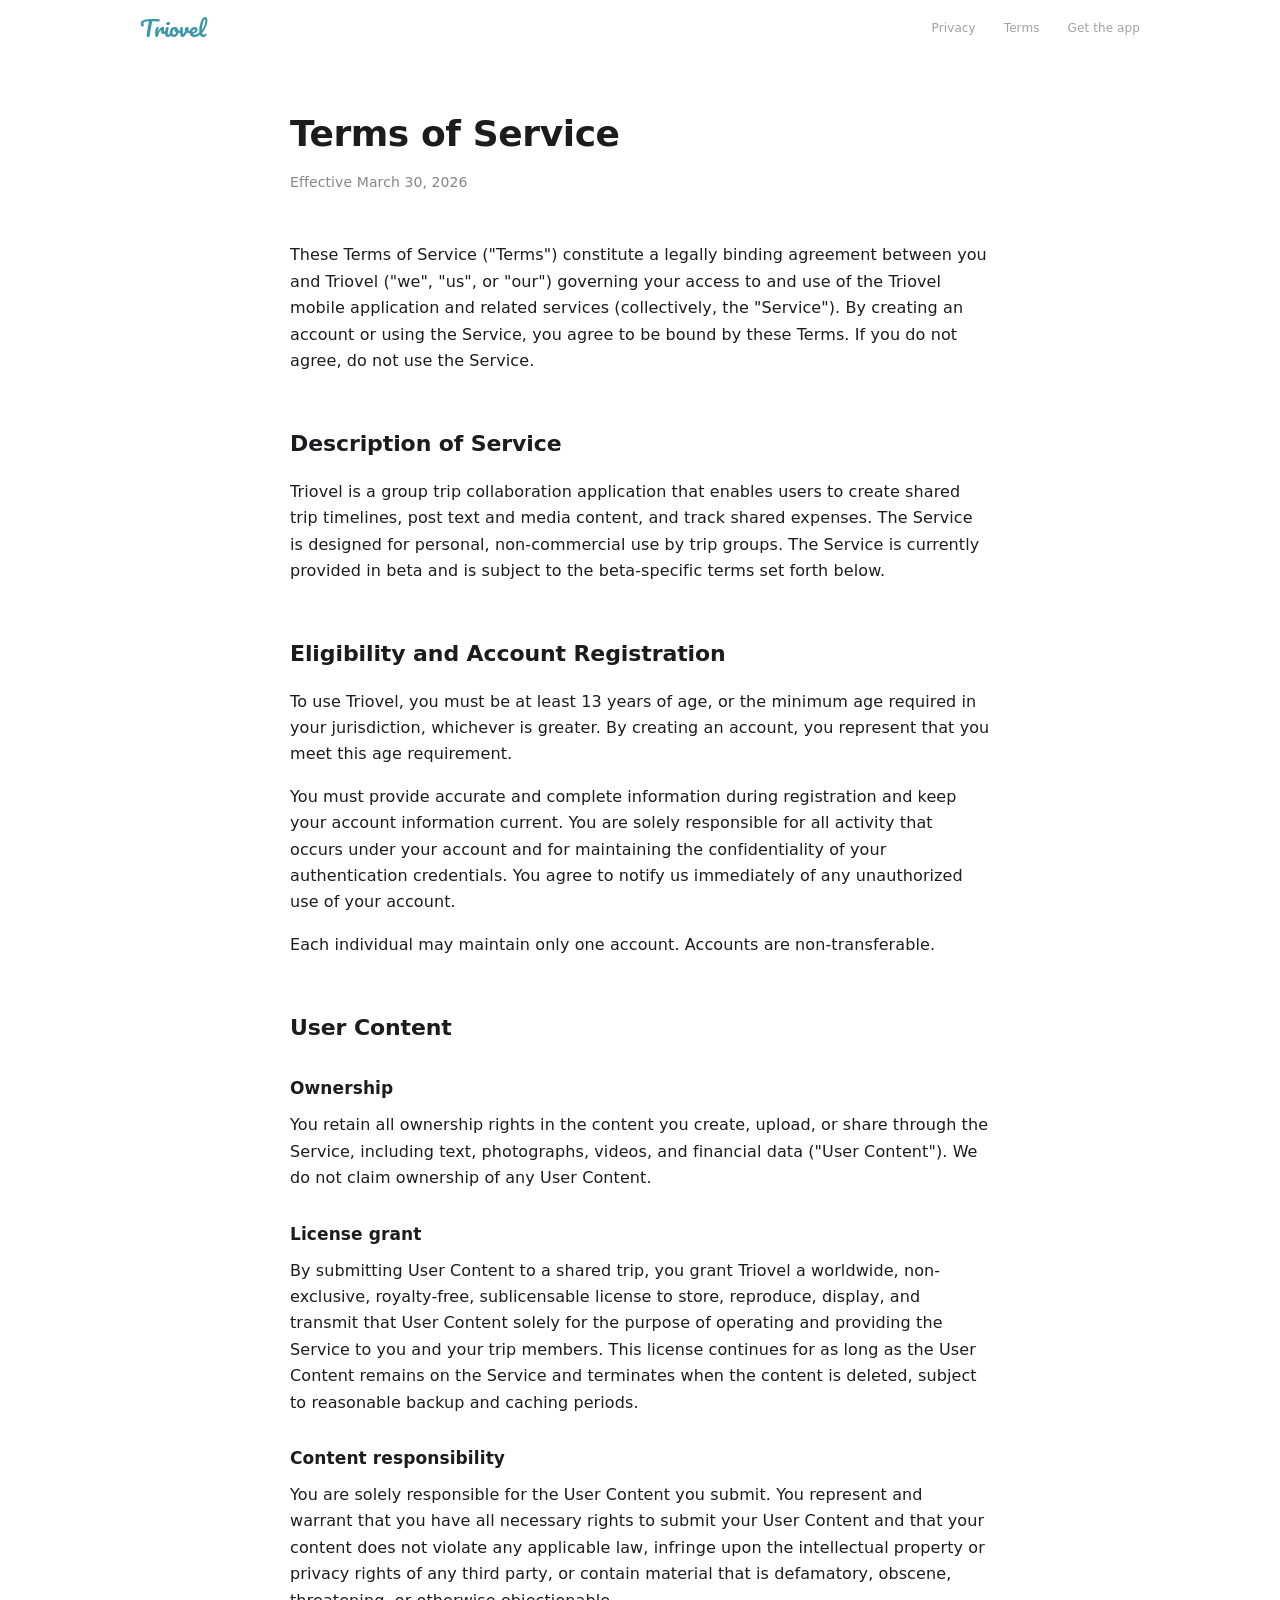
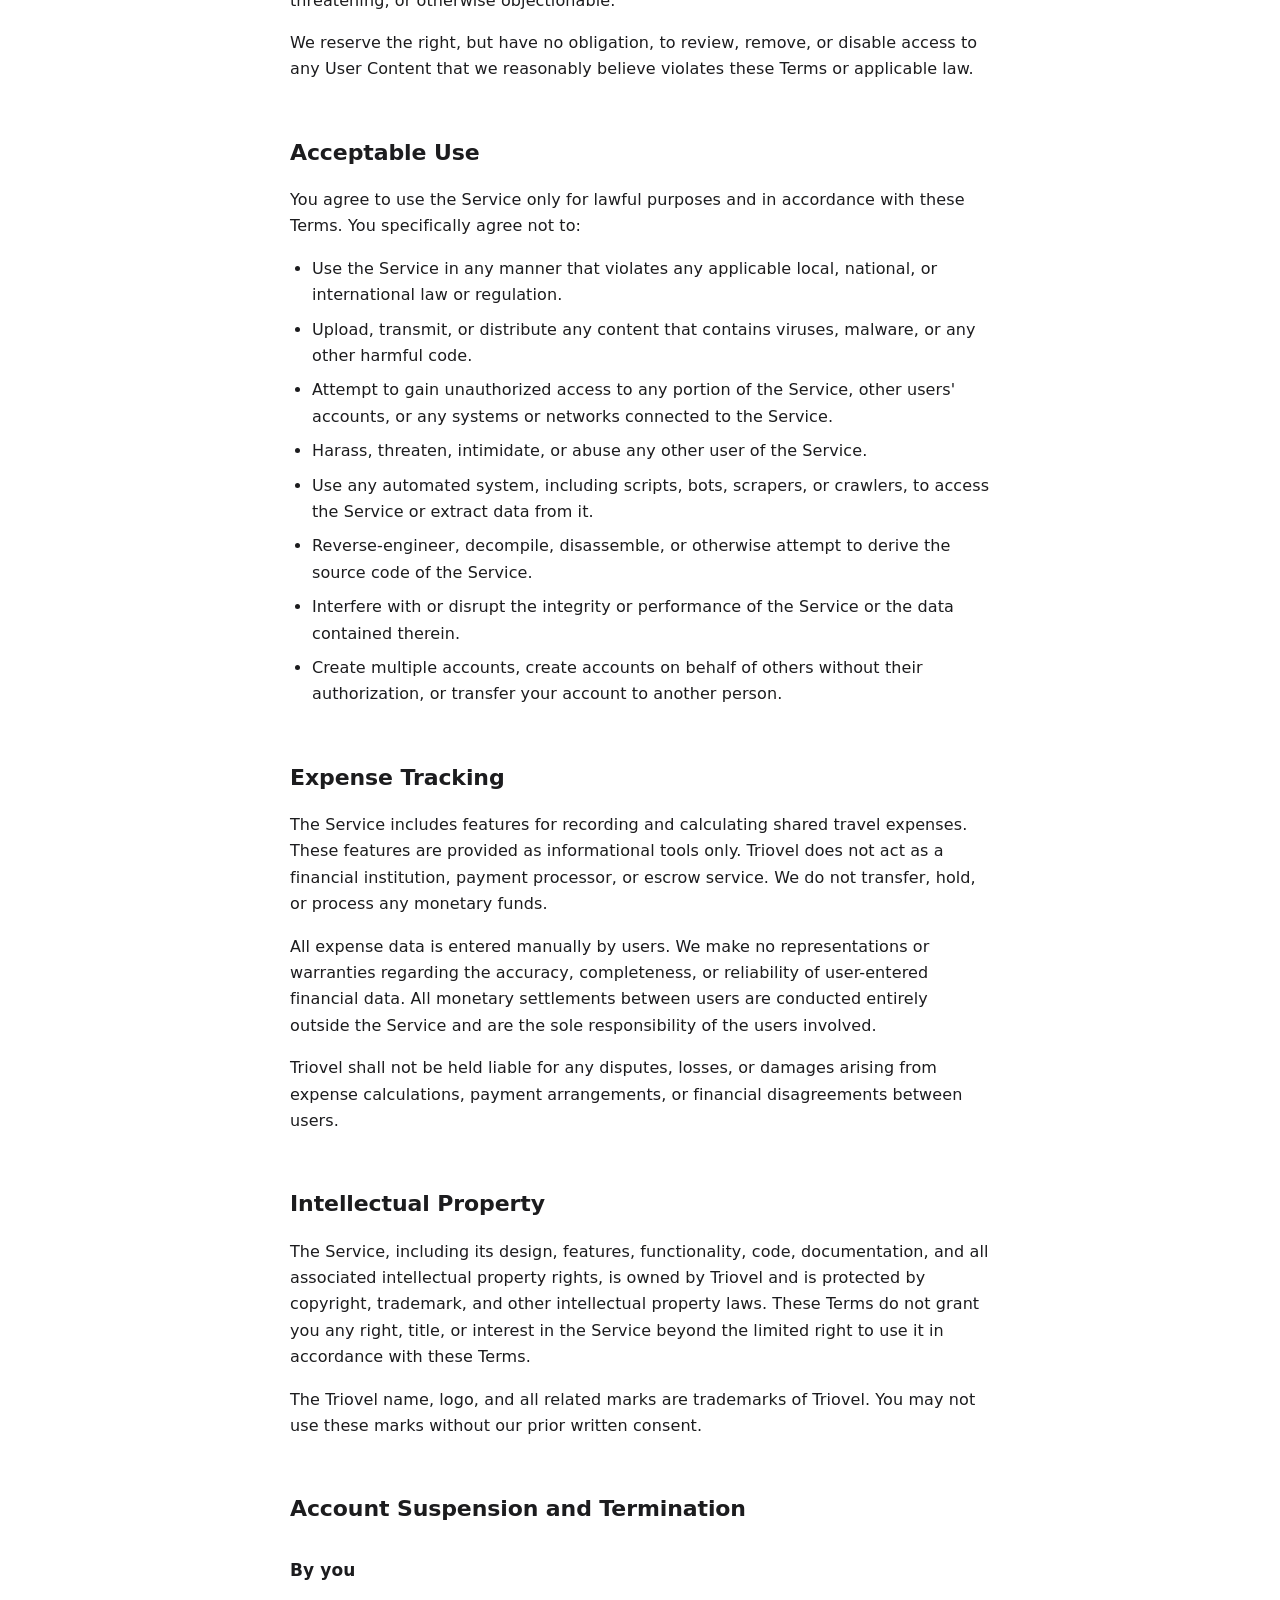
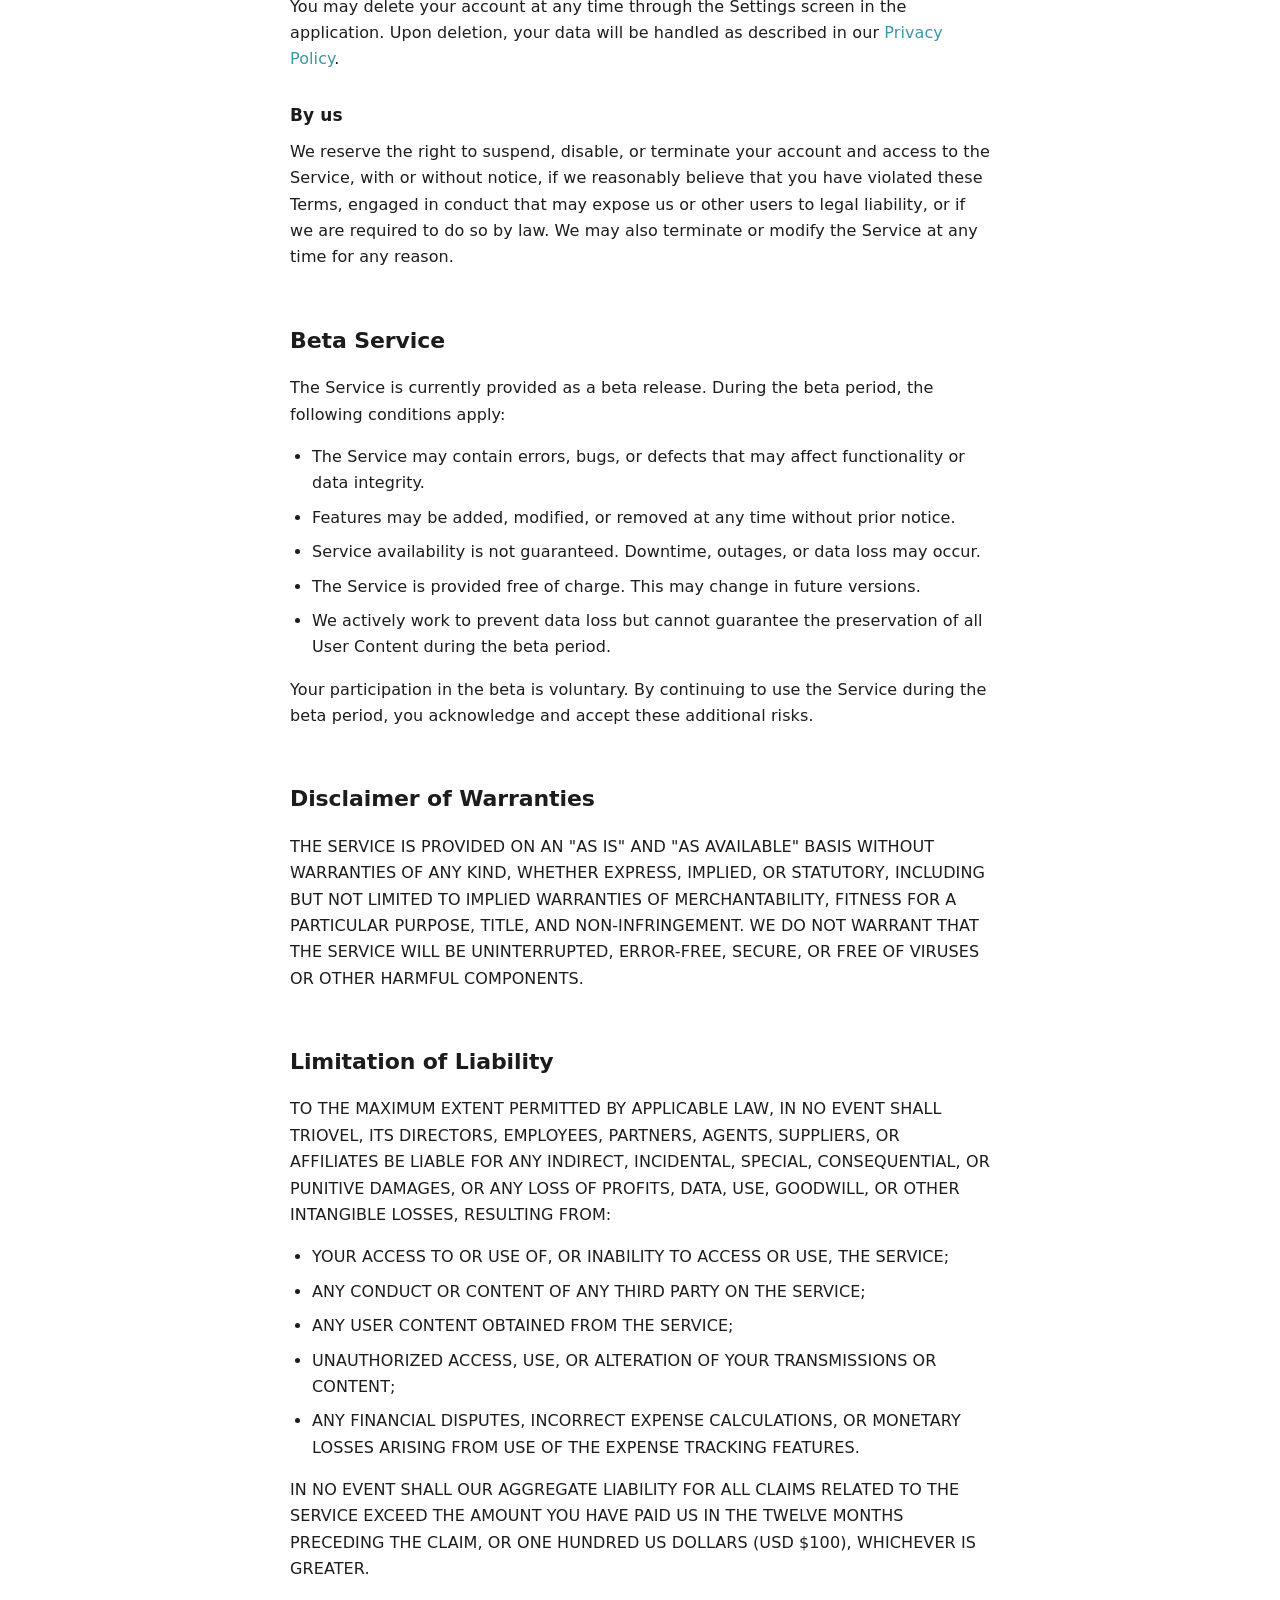
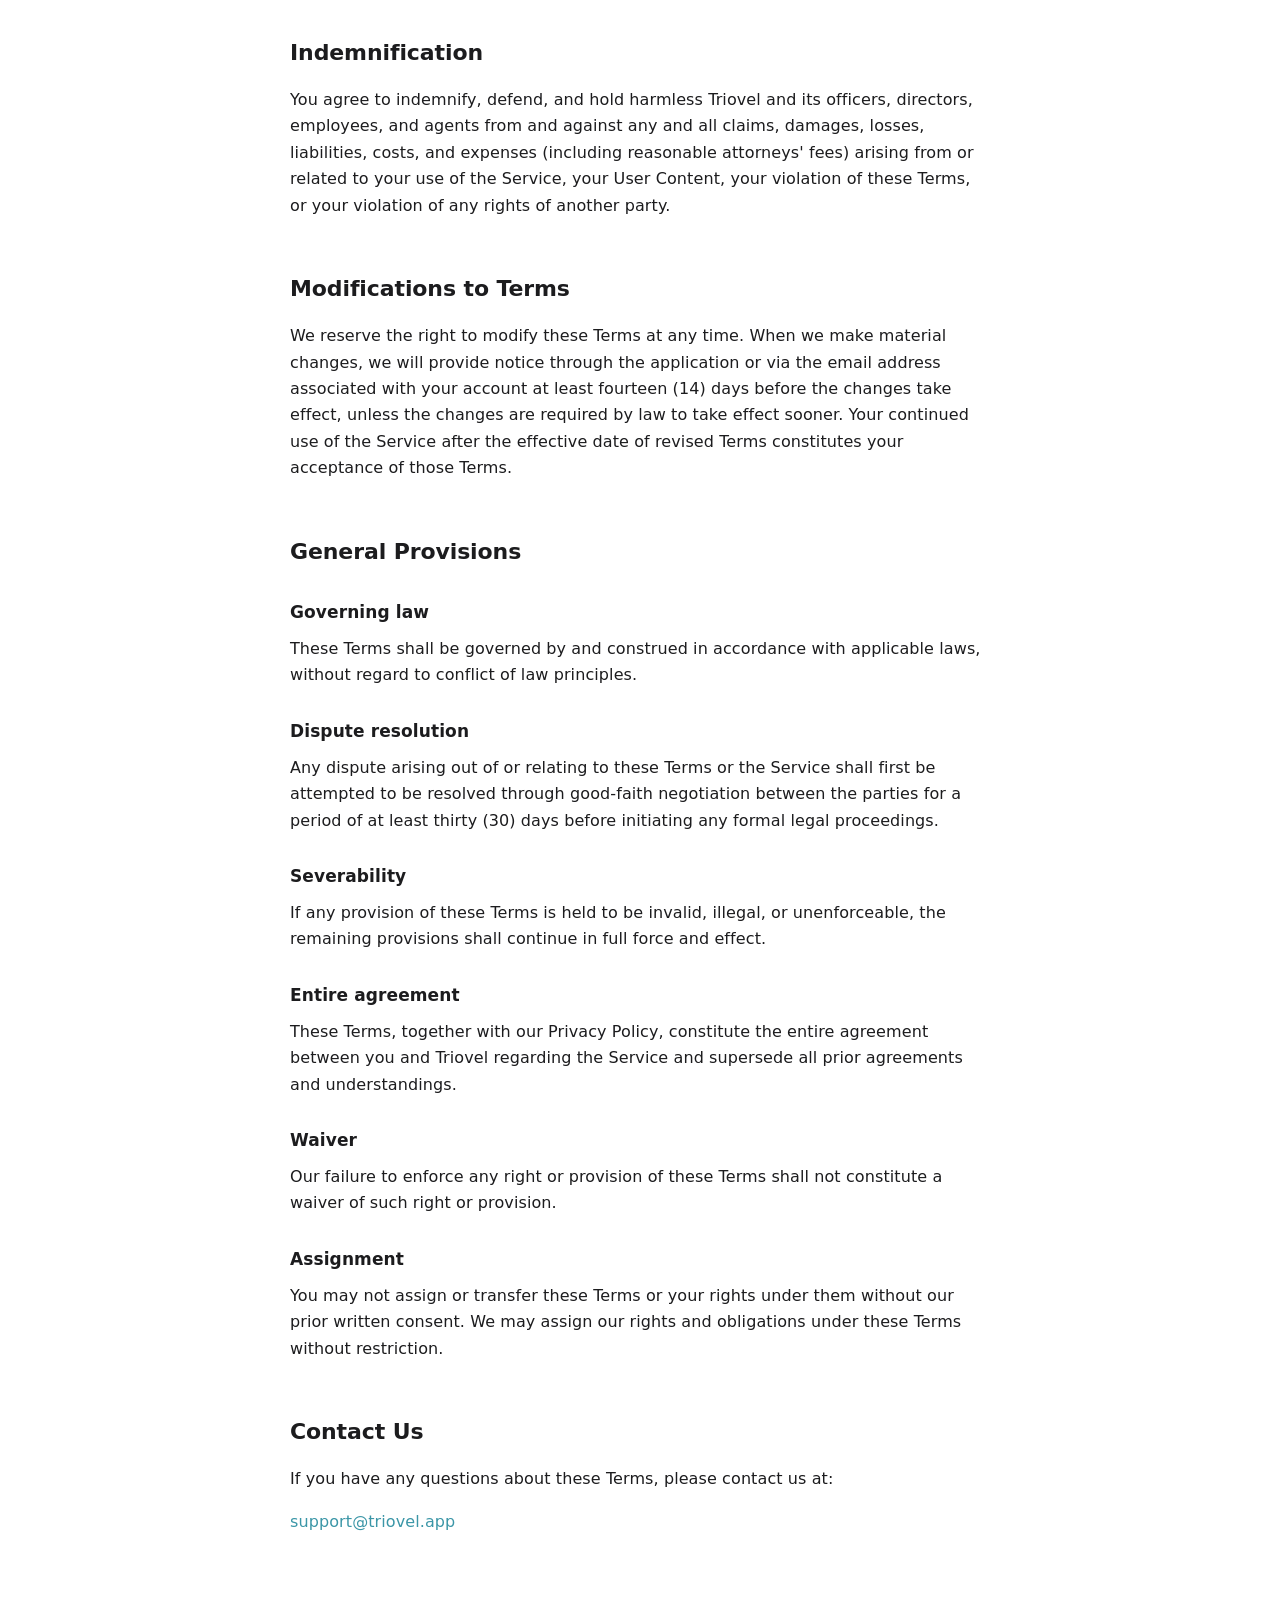
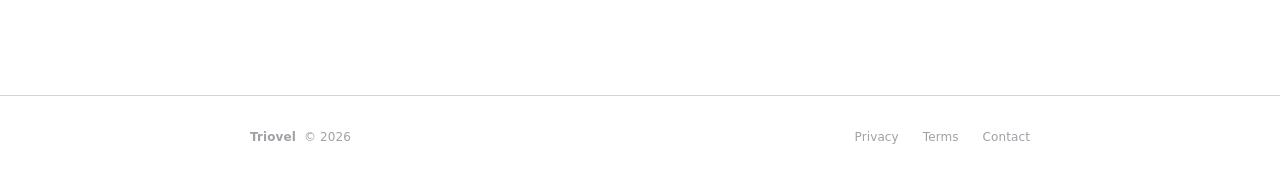
<file: docs/terms-and-conditions/index.html>
<!DOCTYPE html>
<html lang="en">
<head>
    <meta charset="UTF-8">
    <meta name="viewport" content="width=device-width, initial-scale=1.0">
    <title>Terms of Service — Triovel</title>
    <link rel="stylesheet" href="../shared.css">
    <style>
        * { margin: 0; padding: 0; box-sizing: border-box; }
        body {
            font-family: -apple-system, BlinkMacSystemFont, "SF Pro Text", "Helvetica Neue", system-ui, sans-serif;
            font-size: 16px;
            line-height: 1.65;
            color: #1c1c1e;
            background: #fff;
            -webkit-font-smoothing: antialiased;
            letter-spacing: 0.1px;
        }
        .wrap {
            max-width: 780px;
            margin: 0 auto;
            padding: 48px 40px 96px;
        }
        @media (max-width: 600px) {
            .wrap { padding: 32px 20px 64px; }
        }
        h1 {
            font-size: 36px;
            font-weight: 700;
            color: inherit;
            letter-spacing: -0.4px;
            margin-bottom: 8px;
        }
        .meta {
            font-size: 14px;
            color: #86868b;
            margin-bottom: 48px;
        }
        h2 {
            font-size: 22px;
            font-weight: 600;
            color: inherit;
            margin-top: 52px;
            margin-bottom: 16px;
            letter-spacing: -0.1px;
        }
        h3 {
            font-size: 17px;
            font-weight: 600;
            color: inherit;
            margin-top: 28px;
            margin-bottom: 10px;
        }
        p { margin-bottom: 16px; }
        ul, ol {
            padding-left: 22px;
            margin-bottom: 16px;
        }
        li { margin-bottom: 8px; }
        strong { color: inherit; font-weight: 600; }
        .wrap a { color: #3b96a7; text-decoration: none; }
        .wrap a:hover { text-decoration: underline; }
        .lang { display: none; }
        .lang.active { display: block; }
    </style>
</head>
<body>

<div id="site-nav"></div>

<div class="wrap">
<div class="lang" id="en">
<h1>Terms of Service</h1>
<p class="meta">Effective March 30, 2026</p>

<p>These Terms of Service ("Terms") constitute a legally binding agreement between you and Triovel ("we", "us", or "our") governing your access to and use of the Triovel mobile application and related services (collectively, the "Service"). By creating an account or using the Service, you agree to be bound by these Terms. If you do not agree, do not use the Service.</p>

<h2>Description of Service</h2>
<p>Triovel is a group trip collaboration application that enables users to create shared trip timelines, post text and media content, and track shared expenses. The Service is designed for personal, non-commercial use by trip groups. The Service is currently provided in beta and is subject to the beta-specific terms set forth below.</p>

<h2>Eligibility and Account Registration</h2>
<p>To use Triovel, you must be at least 13 years of age, or the minimum age required in your jurisdiction, whichever is greater. By creating an account, you represent that you meet this age requirement.</p>
<p>You must provide accurate and complete information during registration and keep your account information current. You are solely responsible for all activity that occurs under your account and for maintaining the confidentiality of your authentication credentials. You agree to notify us immediately of any unauthorized use of your account.</p>
<p>Each individual may maintain only one account. Accounts are non-transferable.</p>

<h2>User Content</h2>

<h3>Ownership</h3>
<p>You retain all ownership rights in the content you create, upload, or share through the Service, including text, photographs, videos, and financial data ("User Content"). We do not claim ownership of any User Content.</p>

<h3>License grant</h3>
<p>By submitting User Content to a shared trip, you grant Triovel a worldwide, non-exclusive, royalty-free, sublicensable license to store, reproduce, display, and transmit that User Content solely for the purpose of operating and providing the Service to you and your trip members. This license continues for as long as the User Content remains on the Service and terminates when the content is deleted, subject to reasonable backup and caching periods.</p>

<h3>Content responsibility</h3>
<p>You are solely responsible for the User Content you submit. You represent and warrant that you have all necessary rights to submit your User Content and that your content does not violate any applicable law, infringe upon the intellectual property or privacy rights of any third party, or contain material that is defamatory, obscene, threatening, or otherwise objectionable.</p>
<p>We reserve the right, but have no obligation, to review, remove, or disable access to any User Content that we reasonably believe violates these Terms or applicable law.</p>

<h2>Acceptable Use</h2>
<p>You agree to use the Service only for lawful purposes and in accordance with these Terms. You specifically agree not to:</p>
<ul>
    <li>Use the Service in any manner that violates any applicable local, national, or international law or regulation.</li>
    <li>Upload, transmit, or distribute any content that contains viruses, malware, or any other harmful code.</li>
    <li>Attempt to gain unauthorized access to any portion of the Service, other users' accounts, or any systems or networks connected to the Service.</li>
    <li>Harass, threaten, intimidate, or abuse any other user of the Service.</li>
    <li>Use any automated system, including scripts, bots, scrapers, or crawlers, to access the Service or extract data from it.</li>
    <li>Reverse-engineer, decompile, disassemble, or otherwise attempt to derive the source code of the Service.</li>
    <li>Interfere with or disrupt the integrity or performance of the Service or the data contained therein.</li>
    <li>Create multiple accounts, create accounts on behalf of others without their authorization, or transfer your account to another person.</li>
</ul>

<h2>Expense Tracking</h2>
<p>The Service includes features for recording and calculating shared travel expenses. These features are provided as informational tools only. Triovel does not act as a financial institution, payment processor, or escrow service. We do not transfer, hold, or process any monetary funds.</p>
<p>All expense data is entered manually by users. We make no representations or warranties regarding the accuracy, completeness, or reliability of user-entered financial data. All monetary settlements between users are conducted entirely outside the Service and are the sole responsibility of the users involved.</p>
<p>Triovel shall not be held liable for any disputes, losses, or damages arising from expense calculations, payment arrangements, or financial disagreements between users.</p>

<h2>Intellectual Property</h2>
<p>The Service, including its design, features, functionality, code, documentation, and all associated intellectual property rights, is owned by Triovel and is protected by copyright, trademark, and other intellectual property laws. These Terms do not grant you any right, title, or interest in the Service beyond the limited right to use it in accordance with these Terms.</p>
<p>The Triovel name, logo, and all related marks are trademarks of Triovel. You may not use these marks without our prior written consent.</p>

<h2>Account Suspension and Termination</h2>

<h3>By you</h3>
<p>You may delete your account at any time through the Settings screen in the application. Upon deletion, your data will be handled as described in our <a href="../privacy-policy">Privacy Policy</a>.</p>

<h3>By us</h3>
<p>We reserve the right to suspend, disable, or terminate your account and access to the Service, with or without notice, if we reasonably believe that you have violated these Terms, engaged in conduct that may expose us or other users to legal liability, or if we are required to do so by law. We may also terminate or modify the Service at any time for any reason.</p>

<h2>Beta Service</h2>
<p>The Service is currently provided as a beta release. During the beta period, the following conditions apply:</p>
<ul>
    <li>The Service may contain errors, bugs, or defects that may affect functionality or data integrity.</li>
    <li>Features may be added, modified, or removed at any time without prior notice.</li>
    <li>Service availability is not guaranteed. Downtime, outages, or data loss may occur.</li>
    <li>The Service is provided free of charge. This may change in future versions.</li>
    <li>We actively work to prevent data loss but cannot guarantee the preservation of all User Content during the beta period.</li>
</ul>
<p>Your participation in the beta is voluntary. By continuing to use the Service during the beta period, you acknowledge and accept these additional risks.</p>

<h2>Disclaimer of Warranties</h2>
<p>THE SERVICE IS PROVIDED ON AN "AS IS" AND "AS AVAILABLE" BASIS WITHOUT WARRANTIES OF ANY KIND, WHETHER EXPRESS, IMPLIED, OR STATUTORY, INCLUDING BUT NOT LIMITED TO IMPLIED WARRANTIES OF MERCHANTABILITY, FITNESS FOR A PARTICULAR PURPOSE, TITLE, AND NON-INFRINGEMENT. WE DO NOT WARRANT THAT THE SERVICE WILL BE UNINTERRUPTED, ERROR-FREE, SECURE, OR FREE OF VIRUSES OR OTHER HARMFUL COMPONENTS.</p>

<h2>Limitation of Liability</h2>
<p>TO THE MAXIMUM EXTENT PERMITTED BY APPLICABLE LAW, IN NO EVENT SHALL TRIOVEL, ITS DIRECTORS, EMPLOYEES, PARTNERS, AGENTS, SUPPLIERS, OR AFFILIATES BE LIABLE FOR ANY INDIRECT, INCIDENTAL, SPECIAL, CONSEQUENTIAL, OR PUNITIVE DAMAGES, OR ANY LOSS OF PROFITS, DATA, USE, GOODWILL, OR OTHER INTANGIBLE LOSSES, RESULTING FROM:</p>
<ul>
    <li>YOUR ACCESS TO OR USE OF, OR INABILITY TO ACCESS OR USE, THE SERVICE;</li>
    <li>ANY CONDUCT OR CONTENT OF ANY THIRD PARTY ON THE SERVICE;</li>
    <li>ANY USER CONTENT OBTAINED FROM THE SERVICE;</li>
    <li>UNAUTHORIZED ACCESS, USE, OR ALTERATION OF YOUR TRANSMISSIONS OR CONTENT;</li>
    <li>ANY FINANCIAL DISPUTES, INCORRECT EXPENSE CALCULATIONS, OR MONETARY LOSSES ARISING FROM USE OF THE EXPENSE TRACKING FEATURES.</li>
</ul>
<p>IN NO EVENT SHALL OUR AGGREGATE LIABILITY FOR ALL CLAIMS RELATED TO THE SERVICE EXCEED THE AMOUNT YOU HAVE PAID US IN THE TWELVE MONTHS PRECEDING THE CLAIM, OR ONE HUNDRED US DOLLARS (USD $100), WHICHEVER IS GREATER.</p>

<h2>Indemnification</h2>
<p>You agree to indemnify, defend, and hold harmless Triovel and its officers, directors, employees, and agents from and against any and all claims, damages, losses, liabilities, costs, and expenses (including reasonable attorneys' fees) arising from or related to your use of the Service, your User Content, your violation of these Terms, or your violation of any rights of another party.</p>

<h2>Modifications to Terms</h2>
<p>We reserve the right to modify these Terms at any time. When we make material changes, we will provide notice through the application or via the email address associated with your account at least fourteen (14) days before the changes take effect, unless the changes are required by law to take effect sooner. Your continued use of the Service after the effective date of revised Terms constitutes your acceptance of those Terms.</p>

<h2>General Provisions</h2>

<h3>Governing law</h3>
<p>These Terms shall be governed by and construed in accordance with applicable laws, without regard to conflict of law principles.</p>

<h3>Dispute resolution</h3>
<p>Any dispute arising out of or relating to these Terms or the Service shall first be attempted to be resolved through good-faith negotiation between the parties for a period of at least thirty (30) days before initiating any formal legal proceedings.</p>

<h3>Severability</h3>
<p>If any provision of these Terms is held to be invalid, illegal, or unenforceable, the remaining provisions shall continue in full force and effect.</p>

<h3>Entire agreement</h3>
<p>These Terms, together with our Privacy Policy, constitute the entire agreement between you and Triovel regarding the Service and supersede all prior agreements and understandings.</p>

<h3>Waiver</h3>
<p>Our failure to enforce any right or provision of these Terms shall not constitute a waiver of such right or provision.</p>

<h3>Assignment</h3>
<p>You may not assign or transfer these Terms or your rights under them without our prior written consent. We may assign our rights and obligations under these Terms without restriction.</p>

<h2>Contact Us</h2>
<p>If you have any questions about these Terms, please contact us at:</p>
<p><a href="mailto:support@triovel.app">support@triovel.app</a></p>
</div>

<div class="lang" id="ja">
<h1>利用規約</h1>
<p class="meta">施行日 2026年3月30日</p>

<p>本利用規約（以下「本規約」）は、お客様とTriovel（以下「当社」）との間で、Triovelモバイルアプリケーションおよび関連サービス（以下総称して「本サービス」）へのアクセスおよび利用に関する法的拘束力のある契約を構成します。アカウントの作成または本サービスの利用により、お客様は本規約に拘束されることに同意するものとします。同意されない場合は、本サービスを利用しないでください。</p>

<h2>サービスの説明</h2>
<p>Triovelは、ユーザーが共有旅行タイムラインを作成し、テキストやメディアコンテンツを投稿し、共有費用を追跡することを可能にするグループ旅行コラボレーションアプリケーションです。本サービスは、旅行グループによる個人的かつ非商業的な使用を目的として設計されています。本サービスは現在ベータ版として提供されており、以下に定めるベータ版固有の条件に従います。</p>

<h2>利用資格とアカウント登録</h2>
<p>Triovelを利用するには、13歳以上、またはお客様の管轄区域で要求される最低年齢のいずれか大きい方でなければなりません。アカウントの作成により、お客様はこの年齢要件を満たすことを表明します。</p>
<p>登録時に正確かつ完全な情報を提供し、アカウント情報を最新の状態に維持する必要があります。お客様は、アカウントで発生するすべての活動および認証情報の機密性の維持について単独で責任を負います。アカウントの不正使用を発見した場合は、直ちに当社に通知することに同意します。</p>
<p>各個人は1つのアカウントのみ維持できます。アカウントは譲渡できません。</p>

<h2>ユーザーコンテンツ</h2>

<h3>所有権</h3>
<p>お客様は、本サービスを通じて作成、アップロード、または共有するコンテンツ（テキスト、写真、動画、財務データを含む、以下「ユーザーコンテンツ」）のすべての所有権を保持します。当社はユーザーコンテンツの所有権を主張しません。</p>

<h3>ライセンスの付与</h3>
<p>共有旅行にユーザーコンテンツを送信することにより、お客様は、本サービスの運営および提供の目的に限り、当該ユーザーコンテンツを保存、複製、表示、送信するための、世界的、非独占的、ロイヤリティフリー、サブライセンス可能なライセンスをTriovelに付与します。このライセンスは、ユーザーコンテンツが本サービスに存在する限り継続し、合理的なバックアップおよびキャッシュ期間を除き、コンテンツが削除された時点で終了します。</p>

<h3>コンテンツの責任</h3>
<p>お客様は、送信するユーザーコンテンツについて単独で責任を負います。お客様は、ユーザーコンテンツを送信するために必要なすべての権利を有し、コンテンツが適用法に違反せず、第三者の知的財産権やプライバシー権を侵害せず、名誉毀損、わいせつ、脅迫、またはその他の好ましくない内容を含まないことを表明し保証します。</p>
<p>当社は、本規約または適用法に違反すると合理的に判断するユーザーコンテンツを審査、削除、またはアクセスを無効にする権利を有しますが、義務は負いません。</p>

<h2>利用上の注意</h2>
<p>お客様は、合法的な目的にのみ、本規約に従って本サービスを利用することに同意します。特に以下の行為を行わないことに同意します：</p>
<ul>
    <li>適用される地方、国内、または国際的な法律や規制に違反する方法での本サービスの利用。</li>
    <li>ウイルス、マルウェア、またはその他の有害なコードを含むコンテンツのアップロード、送信、または配布。</li>
    <li>本サービスの一部、他のユーザーのアカウント、または本サービスに接続されたシステムやネットワークへの不正アクセスの試み。</li>
    <li>本サービスの他のユーザーへの嫌がらせ、脅迫、威嚇、または虐待。</li>
    <li>スクリプト、ボット、スクレイパー、クローラーを含む自動化システムの使用。</li>
    <li>本サービスのリバースエンジニアリング、逆コンパイル、逆アセンブル。</li>
    <li>本サービスまたはそこに含まれるデータの完全性やパフォーマンスへの干渉または妨害。</li>
    <li>複数アカウントの作成、他者の許可なくアカウントを作成、またはアカウントの他者への譲渡。</li>
</ul>

<h2>費用追跡</h2>
<p>本サービスには、共有旅行費用の記録と計算のための機能が含まれています。これらの機能は情報提供ツールとしてのみ提供されます。Triovelは金融機関、決済処理業者、またはエスクローサービスとして機能しません。金銭の移転、保有、または処理は行いません。</p>
<p>すべての費用データはユーザーが手動で入力します。ユーザーが入力した財務データの正確性、完全性、または信頼性について、いかなる表明や保証も行いません。ユーザー間のすべての金銭的決済は、完全に本サービスの外で行われ、関係するユーザーの単独の責任となります。</p>

<h2>知的財産</h2>
<p>本サービス（そのデザイン、機能、コード、文書、および関連するすべての知的財産権を含む）はTriovelが所有し、著作権法、商標法、およびその他の知的財産法により保護されています。本規約は、本規約に従った限定的な使用権を超えて、本サービスに対するいかなる権利、権原、または利益もお客様に付与しません。</p>

<h2>アカウントの停止と終了</h2>

<h3>お客様による終了</h3>
<p>アプリケーションの設定画面からいつでもアカウントを削除できます。削除時のデータの取り扱いは<a href="../privacy-policy">プライバシーポリシー</a>に記載のとおりです。</p>

<h3>当社による終了</h3>
<p>お客様が本規約に違反した、当社または他のユーザーを法的責任にさらす可能性のある行為を行った、または法律により要求される場合、当社は通知の有無にかかわらず、お客様のアカウントおよび本サービスへのアクセスを停止、無効化、または終了する権利を有します。</p>

<h2>ベータサービス</h2>
<p>本サービスは現在ベータリリースとして提供されています。ベータ期間中は以下の条件が適用されます：</p>
<ul>
    <li>本サービスには、機能やデータの完全性に影響を与える可能性のあるエラー、バグ、または欠陥が含まれる場合があります。</li>
    <li>機能は予告なく追加、変更、または削除される場合があります。</li>
    <li>サービスの可用性は保証されません。ダウンタイム、障害、またはデータ損失が発生する可能性があります。</li>
    <li>本サービスは無料で提供されます。将来のバージョンで変更される可能性があります。</li>
    <li>データ損失の防止に積極的に取り組んでいますが、ベータ期間中のすべてのユーザーコンテンツの保存を保証することはできません。</li>
</ul>

<h2>保証の免責</h2>
<p>本サービスは、商品性、特定目的への適合性、権原、および非侵害の黙示的保証を含むがこれに限定されない、明示的、黙示的、または法定のいかなる種類の保証もなく、「現状のまま」および「利用可能な限り」で提供されます。</p>

<h2>責任の制限</h2>
<p>適用法が許容する最大限の範囲において、Triovel、その取締役、従業員、パートナー、代理人、サプライヤー、または関連会社は、以下から生じる間接的、付随的、特別、結果的、または懲罰的損害、または利益、データ、使用、のれん、またはその他の無形の損失について責任を負いません：本サービスへのアクセスまたは使用、第三者の行為またはコンテンツ、ユーザーコンテンツの取得、送信またはコンテンツへの不正アクセス、費用追跡機能の使用から生じる財務紛争。</p>

<h2>補償</h2>
<p>お客様は、本サービスの利用、ユーザーコンテンツ、本規約の違反、または第三者の権利の侵害に起因またはこれに関連するすべての請求、損害、損失、責任、費用、および経費（合理的な弁護士費用を含む）から、Triovelおよびその役員、取締役、従業員、代理人を免責、防御、および保護することに同意します。</p>

<h2>規約の変更</h2>
<p>当社は本規約をいつでも変更する権利を有します。重要な変更を行う場合、法律により早期の発効が要求される場合を除き、変更が有効になる少なくとも14日前にアプリケーションまたはアカウントに関連付けられたメールアドレスを通じて通知します。改訂された規約の発効日以降も本サービスを継続して利用することは、当該規約への同意を構成します。</p>

<h2>一般条項</h2>

<h3>準拠法</h3>
<p>本規約は、法の抵触に関する原則にかかわらず、適用される法律に準拠し、これに従って解釈されるものとします。</p>

<h3>紛争解決</h3>
<p>本規約または本サービスに起因またはこれに関連する紛争は、正式な法的手続きを開始する前に、少なくとも30日間、当事者間の誠実な交渉により解決を試みるものとします。</p>

<h3>可分性</h3>
<p>本規約のいずれかの条項が無効、違法、または執行不能と判断された場合、残りの条項は引き続き完全に効力を有するものとします。</p>

<h3>完全合意</h3>
<p>本規約はプライバシーポリシーとともに、本サービスに関するお客様とTriovelとの間の完全な合意を構成し、すべての以前の合意および了解に優先します。</p>

<h3>権利放棄</h3>
<p>当社が本規約の権利または条項を行使しないことは、当該権利または条項の放棄を構成しません。</p>

<h3>譲渡</h3>
<p>お客様は、当社の事前の書面による同意なく、本規約またはこれに基づく権利を譲渡または移転することはできません。当社は、制限なく本規約に基づく権利と義務を譲渡することができます。</p>

<h2>お問い合わせ</h2>
<p>本規約についてご質問がある場合は、以下までお問い合わせください：</p>
<p><a href="mailto:support@triovel.app">support@triovel.app</a></p>
</div>

<div class="lang" id="zh-Hant">
<h1>服務條款</h1>
<p class="meta">生效日期 2026年3月30日</p>

<p>本服務條款（以下稱「本條款」）構成您與 Triovel（以下稱「我們」）之間，就您存取及使用 Triovel 行動應用程式及相關服務（以下統稱「本服務」）之具有法律約束力的協議。建立帳戶或使用本服務即表示您同意受本條款約束。若您不同意，請勿使用本服務。</p>

<h2>服務說明</h2>
<p>Triovel 是一款群組旅行協作應用程式，使用者可建立共享旅行時間軸、發佈文字及媒體內容，並追蹤共享費用。本服務專為旅行群組的個人、非商業用途而設計。本服務目前以測試版形式提供，並受以下測試版特定條款約束。</p>

<h2>使用資格與帳戶註冊</h2>
<p>使用 Triovel 須年滿 13 歲，或您所在管轄區域要求的最低年齡，以較大者為準。建立帳戶即表示您聲明符合此年齡要求。</p>
<p>您必須在註冊時提供準確且完整的資訊，並保持帳戶資訊為最新狀態。您對帳戶下發生的所有活動及認證憑證的保密性承擔全部責任。您同意在發現帳戶未經授權使用時立即通知我們。</p>
<p>每人僅可維護一個帳戶。帳戶不可轉讓。</p>

<h2>使用者內容</h2>

<h3>所有權</h3>
<p>您保留透過本服務建立、上傳或分享的內容（包括文字、照片、影片及財務資料，以下稱「使用者內容」）的所有所有權。我們不主張任何使用者內容的所有權。</p>

<h3>授權</h3>
<p>向共享旅行提交使用者內容即表示您授予 Triovel 一項全球性、非獨占、免版稅、可再授權的許可，僅為營運及提供本服務之目的，儲存、複製、顯示及傳輸該使用者內容。此授權在使用者內容存在於本服務期間持續有效，並在內容被刪除時終止（合理備份及快取期間除外）。</p>

<h3>內容責任</h3>
<p>您對提交的使用者內容承擔全部責任。您聲明並保證，您擁有提交使用者內容的一切必要權利，且您的內容不違反任何適用法律、不侵犯任何第三方的智慧財產權或隱私權，也不包含誹謗、淫穢、威脅或其他不當內容。</p>
<p>我們保留審查、移除或禁止存取我們合理認為違反本條款或適用法律之使用者內容的權利，但不承擔此義務。</p>

<h2>使用規範</h2>
<p>您同意僅出於合法目的並依照本條款使用本服務。您特別同意不從事以下行為：</p>
<ul>
    <li>以違反任何適用的地方、國家或國際法律法規的方式使用本服務。</li>
    <li>上傳、傳輸或散佈含有病毒、惡意軟體或其他有害程式碼的內容。</li>
    <li>試圖未經授權存取本服務的任何部分、其他使用者的帳戶，或連接至本服務的任何系統或網路。</li>
    <li>騷擾、威脅、恐嚇或虐待本服務的其他使用者。</li>
    <li>使用任何自動化系統（包括指令碼、機器人、爬蟲程式）存取本服務或從中擷取資料。</li>
    <li>對本服務進行逆向工程、反編譯或反組譯。</li>
    <li>干擾或破壞本服務或其中所含資料的完整性或效能。</li>
    <li>建立多個帳戶、未經他人授權代他人建立帳戶，或將帳戶轉讓給他人。</li>
</ul>

<h2>費用追蹤</h2>
<p>本服務包含記錄和計算共享旅行費用的功能。這些功能僅作為資訊工具提供。Triovel 不作為金融機構、支付處理商或託管服務運作。我們不轉移、持有或處理任何金錢資金。</p>
<p>所有費用資料由使用者手動輸入。我們不對使用者輸入的財務資料的準確性、完整性或可靠性作出任何聲明或保證。使用者之間的所有金錢結算完全在本服務之外進行，由相關使用者自行負責。</p>

<h2>智慧財產權</h2>
<p>本服務（包括其設計、功能、程式碼、文件及所有相關智慧財產權）為 Triovel 所有，受著作權法、商標法及其他智慧財產權法保護。本條款不授予您在本條款允許的有限使用權之外，對本服務的任何權利、所有權或利益。</p>

<h2>帳戶暫停與終止</h2>

<h3>由您終止</h3>
<p>您可隨時透過應用程式設定畫面刪除帳戶。刪除後的資料處理依照我們的<a href="../privacy-policy">隱私權政策</a>。</p>

<h3>由我們終止</h3>
<p>若我們合理認為您違反了本條款、從事可能使我們或其他使用者面臨法律責任的行為，或法律要求我們這樣做，我們保留暫停、禁用或終止您的帳戶及對本服務的存取的權利，無論是否事先通知。</p>

<h2>測試版服務</h2>
<p>本服務目前以測試版形式提供。測試版期間適用以下條件：</p>
<ul>
    <li>本服務可能包含影響功能或資料完整性的錯誤、缺陷。</li>
    <li>功能可能在不事先通知的情況下被新增、修改或移除。</li>
    <li>不保證服務可用性。可能發生停機、中斷或資料遺失。</li>
    <li>本服務免費提供。未來版本可能有所變更。</li>
    <li>我們積極努力防止資料遺失，但無法保證測試版期間所有使用者內容的保存。</li>
</ul>

<h2>保證免責聲明</h2>
<p>本服務以「現狀」及「可用」的基礎提供，不含任何明示、默示或法定的保證，包括但不限於適銷性、特定目的適用性、所有權及不侵權的默示保證。</p>

<h2>責任限制</h2>
<p>在適用法律允許的最大範圍內，Triovel 及其董事、員工、合作夥伴、代理人、供應商或關聯方在任何情況下均不對因以下情況產生的間接、附帶、特殊、後果性或懲罰性損害，或任何利潤、資料、使用、商譽或其他無形損失承擔責任：您對本服務的存取或使用；任何第三方的行為或內容；費用追蹤功能使用產生的財務糾紛。</p>

<h2>賠償</h2>
<p>您同意就因您使用本服務、您的使用者內容、您違反本條款或您侵犯任何第三方權利而產生或與之相關的所有索賠、損害、損失、責任、成本和費用（包括合理的律師費），對 Triovel 及其高管、董事、員工和代理人進行賠償、辯護和保護。</p>

<h2>條款修改</h2>
<p>我們保留隨時修改本條款的權利。進行重大變更時，除非法律要求更早生效，我們將在變更生效前至少十四（14）日透過應用程式或帳戶相關電子郵件地址通知您。修訂後條款生效日後繼續使用本服務即構成您對該等條款的接受。</p>

<h2>一般條款</h2>

<h3>準據法</h3>
<p>本條款應受適用法律管轄並依其解釋，不考慮法律衝突原則。</p>

<h3>爭議解決</h3>
<p>因本條款或本服務引起或與之相關的任何爭議，應在啟動任何正式法律程序之前，先由雙方在至少三十（30）天內透過善意協商嘗試解決。</p>

<h3>可分割性</h3>
<p>如果本條款的任何條款被認定為無效、違法或不可執行，其餘條款應繼續完全有效。</p>

<h3>完整協議</h3>
<p>本條款連同我們的隱私權政策，構成您與 Triovel 之間就本服務的完整協議，並取代所有先前的協議和理解。</p>

<h3>棄權</h3>
<p>我們未能行使本條款的任何權利或條款不構成對該等權利或條款的放棄。</p>

<h3>轉讓</h3>
<p>未經我們事先書面同意，您不得轉讓或移轉本條款或您在其下的權利。我們可以不受限制地轉讓本條款下的權利和義務。</p>

<h2>聯繫我們</h2>
<p>如對本條款有任何疑問，請透過以下方式聯繫我們：</p>
<p><a href="mailto:support@triovel.app">support@triovel.app</a></p>
</div>

<div class="lang" id="zh-Hans">
<h1>服务条款</h1>
<p class="meta">生效日期 2026年3月30日</p>

<p>本服务条款（以下称"本条款"）构成您与 Triovel（以下称"我们"）之间，就您访问及使用 Triovel 移动应用程序及相关服务（以下统称"本服务"）的具有法律约束力的协议。创建账户或使用本服务即表示您同意受本条款约束。若您不同意，请勿使用本服务。</p>

<h2>服务说明</h2>
<p>Triovel 是一款群组旅行协作应用程序，用户可创建共享旅行时间轴、发布文字及媒体内容，并追踪共享费用。本服务专为旅行群组的个人、非商业用途而设计。本服务目前以测试版形式提供，并受以下测试版特定条款约束。</p>

<h2>使用资格与账户注册</h2>
<p>使用 Triovel 须年满 13 岁，或您所在管辖区域要求的最低年龄，以较大者为准。创建账户即表示您声明符合此年龄要求。</p>
<p>您必须在注册时提供准确且完整的信息，并保持账户信息为最新状态。您对账户下发生的所有活动及认证凭证的保密性承担全部责任。您同意在发现账户未经授权使用时立即通知我们。</p>
<p>每人仅可维护一个账户。账户不可转让。</p>

<h2>用户内容</h2>

<h3>所有权</h3>
<p>您保留通过本服务创建、上传或分享的内容（包括文字、照片、视频及财务数据，以下称"用户内容"）的所有所有权。我们不主张任何用户内容的所有权。</p>

<h3>授权</h3>
<p>向共享旅行提交用户内容即表示您授予 Triovel 一项全球性、非独占、免版税、可再许可的许可，仅为运营及提供本服务之目的，存储、复制、显示及传输该用户内容。此授权在用户内容存在于本服务期间持续有效，并在内容被删除时终止（合理备份及缓存期间除外）。</p>

<h3>内容责任</h3>
<p>您对提交的用户内容承担全部责任。您声明并保证，您拥有提交用户内容的一切必要权利，且您的内容不违反任何适用法律、不侵犯任何第三方的知识产权或隐私权，也不包含诽谤、淫秽、威胁或其他不当内容。</p>
<p>我们保留审查、移除或禁止访问我们合理认为违反本条款或适用法律之用户内容的权利，但不承担此义务。</p>

<h2>使用规范</h2>
<p>您同意仅出于合法目的并依照本条款使用本服务。您特别同意不从事以下行为：</p>
<ul>
    <li>以违反任何适用的地方、国家或国际法律法规的方式使用本服务。</li>
    <li>上传、传输或散布含有病毒、恶意软件或其他有害代码的内容。</li>
    <li>试图未经授权访问本服务的任何部分、其他用户的账户，或连接至本服务的任何系统或网络。</li>
    <li>骚扰、威胁、恐吓或虐待本服务的其他用户。</li>
    <li>使用任何自动化系统（包括脚本、机器人、爬虫程序）访问本服务或从中提取数据。</li>
    <li>对本服务进行逆向工程、反编译或反汇编。</li>
    <li>干扰或破坏本服务或其中所含数据的完整性或性能。</li>
    <li>创建多个账户、未经他人授权代他人创建账户，或将账户转让给他人。</li>
</ul>

<h2>费用追踪</h2>
<p>本服务包含记录和计算共享旅行费用的功能。这些功能仅作为信息工具提供。Triovel 不作为金融机构、支付处理商或托管服务运作。我们不转移、持有或处理任何金钱资金。</p>
<p>所有费用数据由用户手动输入。我们不对用户输入的财务数据的准确性、完整性或可靠性作出任何声明或保证。用户之间的所有金钱结算完全在本服务之外进行，由相关用户自行负责。</p>

<h2>知识产权</h2>
<p>本服务（包括其设计、功能、代码、文档及所有相关知识产权）为 Triovel 所有，受著作权法、商标法及其他知识产权法保护。本条款不授予您在本条款允许的有限使用权之外，对本服务的任何权利、所有权或利益。</p>

<h2>账户暂停与终止</h2>

<h3>由您终止</h3>
<p>您可随时通过应用程序设置页面删除账户。删除后的数据处理依照我们的<a href="../privacy-policy">隐私政策</a>。</p>

<h3>由我们终止</h3>
<p>若我们合理认为您违反了本条款、从事可能使我们或其他用户面临法律责任的行为，或法律要求我们这样做，我们保留暂停、禁用或终止您的账户及对本服务的访问的权利，无论是否事先通知。</p>

<h2>测试版服务</h2>
<p>本服务目前以测试版形式提供。测试版期间适用以下条件：</p>
<ul>
    <li>本服务可能包含影响功能或数据完整性的错误、缺陷。</li>
    <li>功能可能在不事先通知的情况下被添加、修改或移除。</li>
    <li>不保证服务可用性。可能发生停机、中断或数据丢失。</li>
    <li>本服务免费提供。未来版本可能有所变更。</li>
    <li>我们积极努力防止数据丢失，但无法保证测试版期间所有用户内容的保存。</li>
</ul>

<h2>保证免责声明</h2>
<p>本服务以"现状"及"可用"的基础提供，不含任何明示、默示或法定的保证，包括但不限于适销性、特定目的适用性、所有权及不侵权的默示保证。</p>

<h2>责任限制</h2>
<p>在适用法律允许的最大范围内，Triovel 及其董事、员工、合作伙伴、代理人、供应商或关联方在任何情况下均不对因以下情况产生的间接、附带、特殊、后果性或惩罚性损害，或任何利润、数据、使用、商誉或其他无形损失承担责任：您对本服务的访问或使用；任何第三方的行为或内容；费用追踪功能使用产生的财务纠纷。</p>

<h2>赔偿</h2>
<p>您同意就因您使用本服务、您的用户内容、您违反本条款或您侵犯任何第三方权利而产生或与之相关的所有索赔、损害、损失、责任、成本和费用（包括合理的律师费），对 Triovel 及其高管、董事、员工和代理人进行赔偿、辩护和保护。</p>

<h2>条款修改</h2>
<p>我们保留随时修改本条款的权利。进行重大变更时，除非法律要求更早生效，我们将在变更生效前至少十四（14）日通过应用程序或账户相关电子邮件地址通知您。修订后条款生效日后继续使用本服务即构成您对该等条款的接受。</p>

<h2>一般条款</h2>

<h3>准据法</h3>
<p>本条款应受适用法律管辖并依其解释，不考虑法律冲突原则。</p>

<h3>争议解决</h3>
<p>因本条款或本服务引起或与之相关的任何争议，应在启动任何正式法律程序之前，先由双方在至少三十（30）天内通过善意协商尝试解决。</p>

<h3>可分割性</h3>
<p>如果本条款的任何条款被认定为无效、违法或不可执行，其余条款应继续完全有效。</p>

<h3>完整协议</h3>
<p>本条款连同我们的隐私政策，构成您与 Triovel 之间就本服务的完整协议，并取代所有先前的协议和理解。</p>

<h3>弃权</h3>
<p>我们未能行使本条款的任何权利或条款不构成对该等权利或条款的放弃。</p>

<h3>转让</h3>
<p>未经我们事先书面同意，您不得转让或转移本条款或您在其下的权利。我们可以不受限制地转让本条款下的权利和义务。</p>

<h2>联系我们</h2>
<p>如对本条款有任何疑问，请通过以下方式联系我们：</p>
<p><a href="mailto:support@triovel.app">support@triovel.app</a></p>
</div>
</div>

<div id="site-footer"></div>

<script>
(function(){
    var l=(navigator.language||'en').toLowerCase(),id='en';
    if(l.startsWith('ja'))id='ja';
    else if(l==='zh-tw'||l==='zh-hk'||l.startsWith('zh-hant'))id='zh-Hant';
    else if(l.startsWith('zh'))id='zh-Hans';
    document.getElementById(id).classList.add('active');
    document.documentElement.lang=id;
})();
</script>
<script src="../shared.js"></script>
</body>
</html>
</file>
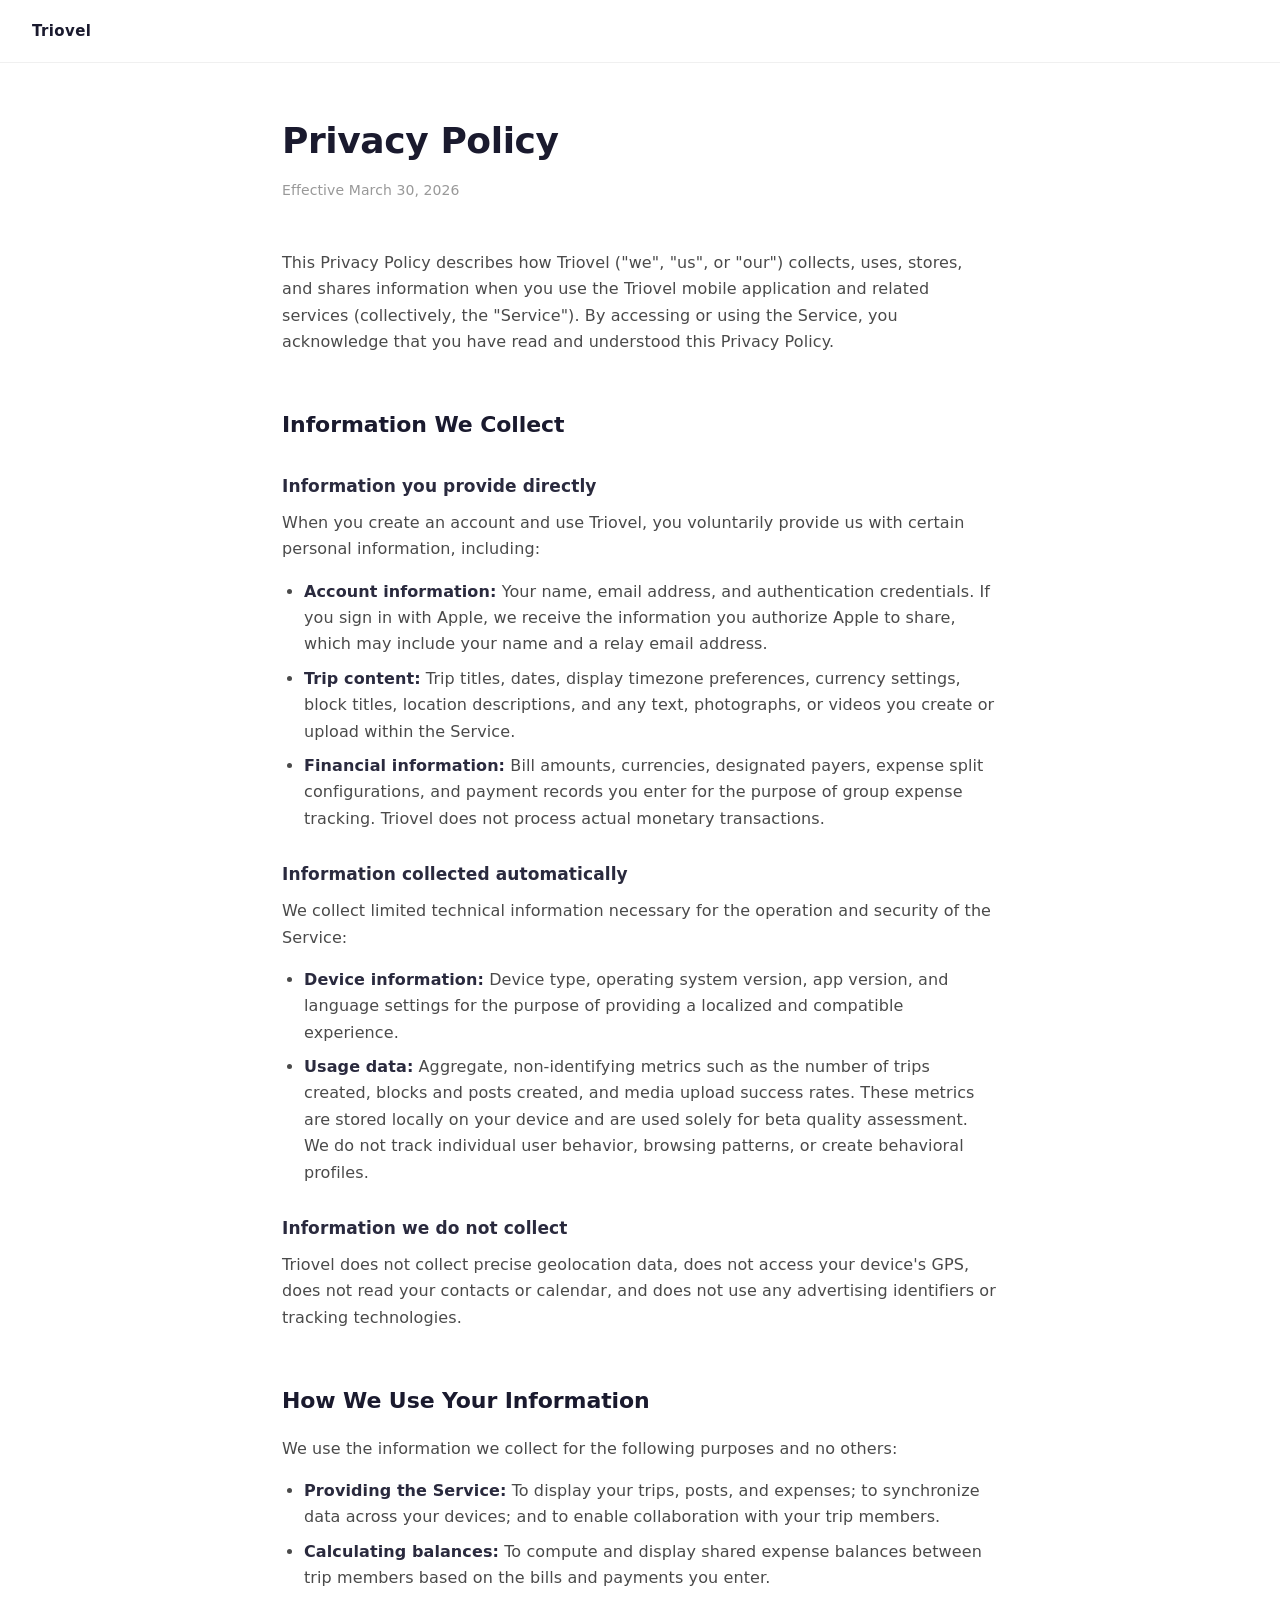
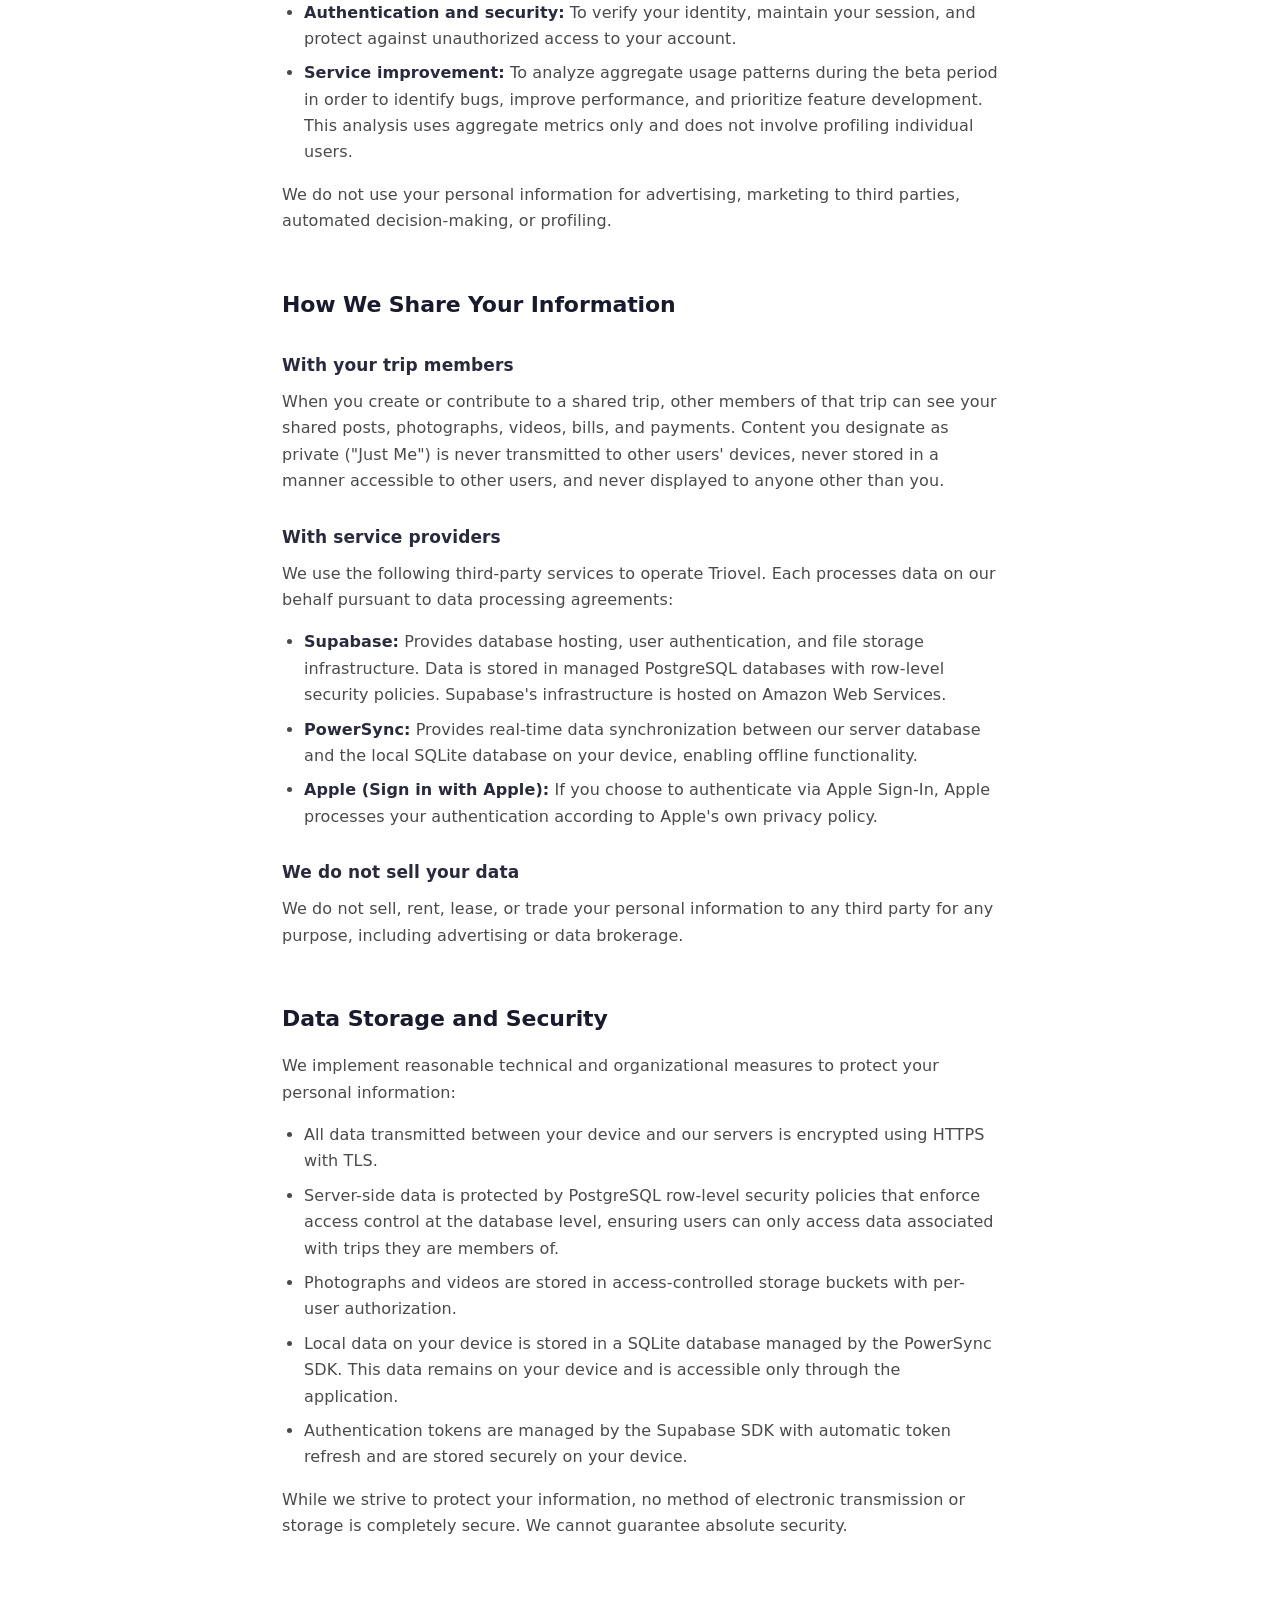
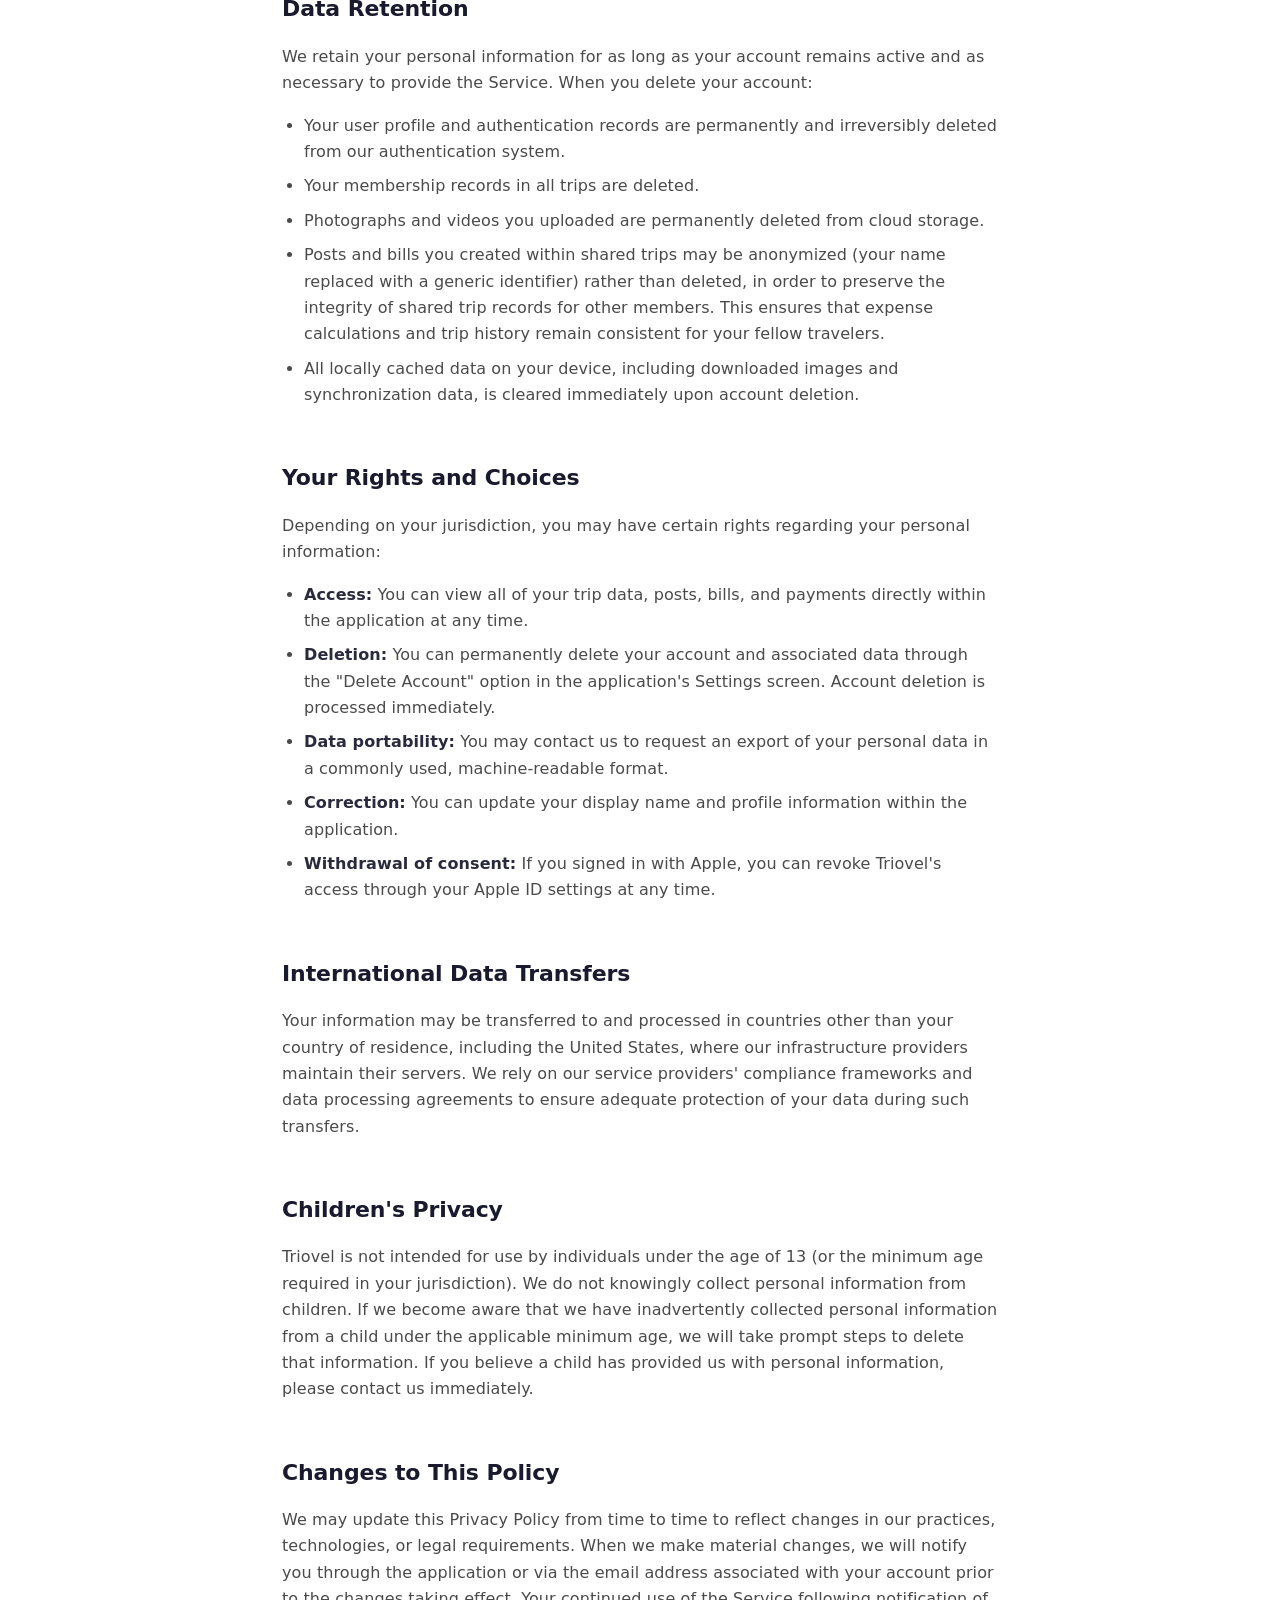
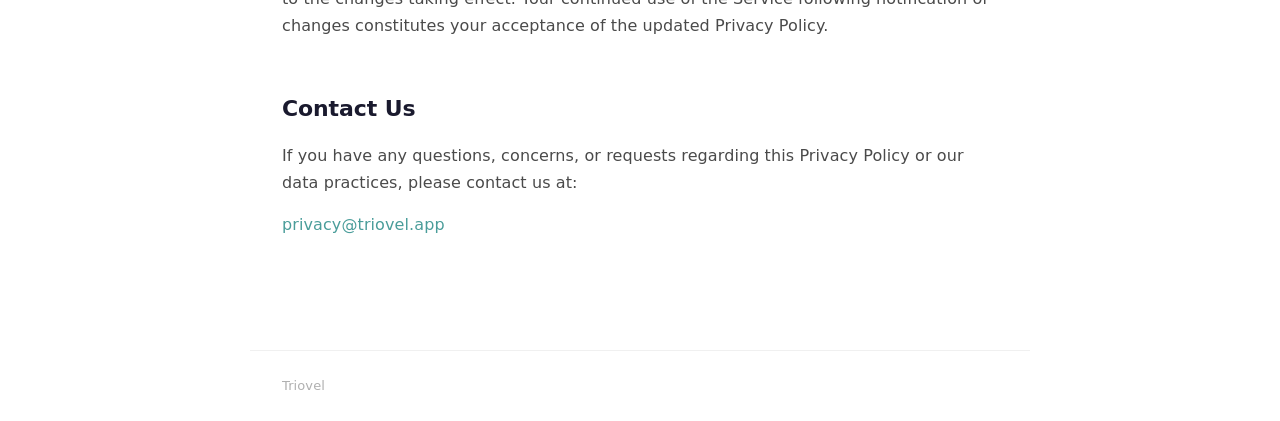
<file: docs/privacy-policy.html>
<!DOCTYPE html>
<html lang="en">
<head>
    <meta charset="UTF-8">
    <meta name="viewport" content="width=device-width, initial-scale=1.0">
    <title>Privacy Policy — Triovel</title>
    <style>
        * { margin: 0; padding: 0; box-sizing: border-box; }
        body {
            font-family: -apple-system, BlinkMacSystemFont, "SF Pro Text", "Helvetica Neue", system-ui, sans-serif;
            font-size: 16px;
            line-height: 1.65;
            color: #4a4a4a;
            background: #fff;
            -webkit-font-smoothing: antialiased;
            letter-spacing: 0.1px;
        }
        @media (prefers-color-scheme: dark) {
            body { background: #0e0e0e; color: #a0a0a0; }
            .nav { background: #0e0e0e; border-color: #1e1e1e; }
            .nav span { color: #d0d0d0; }
            h1 { color: #ececec; }
            h2 { color: #d8d8d8; }
            h3 { color: #c8c8c8; }
            strong { color: #c8c8c8; }
            .footer { border-color: #1e1e1e; }
            a { color: #6dbfbb; }
        }
        .nav {
            position: sticky;
            top: 0;
            z-index: 10;
            padding: 18px 32px;
            border-bottom: 1px solid #f0f0f0;
            background: rgba(255,255,255,0.92);
            backdrop-filter: blur(12px);
            -webkit-backdrop-filter: blur(12px);
        }
        @media (prefers-color-scheme: dark) {
            .nav { background: rgba(14,14,14,0.92); }
        }
        .nav span {
            font-size: 15px;
            font-weight: 600;
            color: #1a1a2e;
            letter-spacing: 0.4px;
        }
        .wrap {
            max-width: 780px;
            margin: 0 auto;
            padding: 48px 32px 96px;
        }
        @media (max-width: 600px) {
            .wrap { padding: 32px 20px 64px; }
        }
        h1 {
            font-size: 36px;
            font-weight: 700;
            color: #1a1a2e;
            letter-spacing: -0.4px;
            margin-bottom: 8px;
        }
        .meta {
            font-size: 14px;
            color: #999;
            margin-bottom: 48px;
        }
        h2 {
            font-size: 22px;
            font-weight: 600;
            color: #1a1a2e;
            margin-top: 52px;
            margin-bottom: 16px;
            letter-spacing: -0.1px;
        }
        h3 {
            font-size: 17px;
            font-weight: 600;
            color: #2a2a3e;
            margin-top: 28px;
            margin-bottom: 10px;
        }
        p { margin-bottom: 16px; }
        ul, ol {
            padding-left: 22px;
            margin-bottom: 16px;
        }
        li { margin-bottom: 8px; }
        strong { color: #2a2a3e; font-weight: 600; }
        a { color: #4a9d9a; text-decoration: none; }
        a:hover { text-decoration: underline; }
        .footer {
            max-width: 780px;
            margin: 0 auto;
            padding: 24px 32px;
            font-size: 13px;
            color: #b0b0b0;
            border-top: 1px solid #f0f0f0;
        }
        .lang { display: none; }
        .lang.active { display: block; }
    </style>
</head>
<body>

<div class="nav"><span>Triovel</span></div>

<div class="wrap">
<div class="lang" id="en">
<h1>Privacy Policy</h1>
<p class="meta">Effective March 30, 2026</p>

<p>This Privacy Policy describes how Triovel ("we", "us", or "our") collects, uses, stores, and shares information when you use the Triovel mobile application and related services (collectively, the "Service"). By accessing or using the Service, you acknowledge that you have read and understood this Privacy Policy.</p>

<h2>Information We Collect</h2>

<h3>Information you provide directly</h3>
<p>When you create an account and use Triovel, you voluntarily provide us with certain personal information, including:</p>
<ul>
    <li><strong>Account information:</strong> Your name, email address, and authentication credentials. If you sign in with Apple, we receive the information you authorize Apple to share, which may include your name and a relay email address.</li>
    <li><strong>Trip content:</strong> Trip titles, dates, display timezone preferences, currency settings, block titles, location descriptions, and any text, photographs, or videos you create or upload within the Service.</li>
    <li><strong>Financial information:</strong> Bill amounts, currencies, designated payers, expense split configurations, and payment records you enter for the purpose of group expense tracking. Triovel does not process actual monetary transactions.</li>
</ul>

<h3>Information collected automatically</h3>
<p>We collect limited technical information necessary for the operation and security of the Service:</p>
<ul>
    <li><strong>Device information:</strong> Device type, operating system version, app version, and language settings for the purpose of providing a localized and compatible experience.</li>
    <li><strong>Usage data:</strong> Aggregate, non-identifying metrics such as the number of trips created, blocks and posts created, and media upload success rates. These metrics are stored locally on your device and are used solely for beta quality assessment. We do not track individual user behavior, browsing patterns, or create behavioral profiles.</li>
</ul>

<h3>Information we do not collect</h3>
<p>Triovel does not collect precise geolocation data, does not access your device's GPS, does not read your contacts or calendar, and does not use any advertising identifiers or tracking technologies.</p>

<h2>How We Use Your Information</h2>
<p>We use the information we collect for the following purposes and no others:</p>
<ul>
    <li><strong>Providing the Service:</strong> To display your trips, posts, and expenses; to synchronize data across your devices; and to enable collaboration with your trip members.</li>
    <li><strong>Calculating balances:</strong> To compute and display shared expense balances between trip members based on the bills and payments you enter.</li>
    <li><strong>Authentication and security:</strong> To verify your identity, maintain your session, and protect against unauthorized access to your account.</li>
    <li><strong>Service improvement:</strong> To analyze aggregate usage patterns during the beta period in order to identify bugs, improve performance, and prioritize feature development. This analysis uses aggregate metrics only and does not involve profiling individual users.</li>
</ul>
<p>We do not use your personal information for advertising, marketing to third parties, automated decision-making, or profiling.</p>

<h2>How We Share Your Information</h2>

<h3>With your trip members</h3>
<p>When you create or contribute to a shared trip, other members of that trip can see your shared posts, photographs, videos, bills, and payments. Content you designate as private ("Just Me") is never transmitted to other users' devices, never stored in a manner accessible to other users, and never displayed to anyone other than you.</p>

<h3>With service providers</h3>
<p>We use the following third-party services to operate Triovel. Each processes data on our behalf pursuant to data processing agreements:</p>
<ul>
    <li><strong>Supabase:</strong> Provides database hosting, user authentication, and file storage infrastructure. Data is stored in managed PostgreSQL databases with row-level security policies. Supabase's infrastructure is hosted on Amazon Web Services.</li>
    <li><strong>PowerSync:</strong> Provides real-time data synchronization between our server database and the local SQLite database on your device, enabling offline functionality.</li>
    <li><strong>Apple (Sign in with Apple):</strong> If you choose to authenticate via Apple Sign-In, Apple processes your authentication according to Apple's own privacy policy.</li>
</ul>

<h3>We do not sell your data</h3>
<p>We do not sell, rent, lease, or trade your personal information to any third party for any purpose, including advertising or data brokerage.</p>

<h2>Data Storage and Security</h2>
<p>We implement reasonable technical and organizational measures to protect your personal information:</p>
<ul>
    <li>All data transmitted between your device and our servers is encrypted using HTTPS with TLS.</li>
    <li>Server-side data is protected by PostgreSQL row-level security policies that enforce access control at the database level, ensuring users can only access data associated with trips they are members of.</li>
    <li>Photographs and videos are stored in access-controlled storage buckets with per-user authorization.</li>
    <li>Local data on your device is stored in a SQLite database managed by the PowerSync SDK. This data remains on your device and is accessible only through the application.</li>
    <li>Authentication tokens are managed by the Supabase SDK with automatic token refresh and are stored securely on your device.</li>
</ul>
<p>While we strive to protect your information, no method of electronic transmission or storage is completely secure. We cannot guarantee absolute security.</p>

<h2>Data Retention</h2>
<p>We retain your personal information for as long as your account remains active and as necessary to provide the Service. When you delete your account:</p>
<ul>
    <li>Your user profile and authentication records are permanently and irreversibly deleted from our authentication system.</li>
    <li>Your membership records in all trips are deleted.</li>
    <li>Photographs and videos you uploaded are permanently deleted from cloud storage.</li>
    <li>Posts and bills you created within shared trips may be anonymized (your name replaced with a generic identifier) rather than deleted, in order to preserve the integrity of shared trip records for other members. This ensures that expense calculations and trip history remain consistent for your fellow travelers.</li>
    <li>All locally cached data on your device, including downloaded images and synchronization data, is cleared immediately upon account deletion.</li>
</ul>

<h2>Your Rights and Choices</h2>
<p>Depending on your jurisdiction, you may have certain rights regarding your personal information:</p>
<ul>
    <li><strong>Access:</strong> You can view all of your trip data, posts, bills, and payments directly within the application at any time.</li>
    <li><strong>Deletion:</strong> You can permanently delete your account and associated data through the "Delete Account" option in the application's Settings screen. Account deletion is processed immediately.</li>
    <li><strong>Data portability:</strong> You may contact us to request an export of your personal data in a commonly used, machine-readable format.</li>
    <li><strong>Correction:</strong> You can update your display name and profile information within the application.</li>
    <li><strong>Withdrawal of consent:</strong> If you signed in with Apple, you can revoke Triovel's access through your Apple ID settings at any time.</li>
</ul>

<h2>International Data Transfers</h2>
<p>Your information may be transferred to and processed in countries other than your country of residence, including the United States, where our infrastructure providers maintain their servers. We rely on our service providers' compliance frameworks and data processing agreements to ensure adequate protection of your data during such transfers.</p>

<h2>Children's Privacy</h2>
<p>Triovel is not intended for use by individuals under the age of 13 (or the minimum age required in your jurisdiction). We do not knowingly collect personal information from children. If we become aware that we have inadvertently collected personal information from a child under the applicable minimum age, we will take prompt steps to delete that information. If you believe a child has provided us with personal information, please contact us immediately.</p>

<h2>Changes to This Policy</h2>
<p>We may update this Privacy Policy from time to time to reflect changes in our practices, technologies, or legal requirements. When we make material changes, we will notify you through the application or via the email address associated with your account prior to the changes taking effect. Your continued use of the Service following notification of changes constitutes your acceptance of the updated Privacy Policy.</p>

<h2>Contact Us</h2>
<p>If you have any questions, concerns, or requests regarding this Privacy Policy or our data practices, please contact us at:</p>
<p><a href="mailto:privacy@triovel.app">privacy@triovel.app</a></p>
</div>

<div class="lang" id="ja">
<h1>プライバシーポリシー</h1>
<p class="meta">施行日 2026年3月30日</p>

<p>本プライバシーポリシーは、Triovel（以下「当社」）がTriovelモバイルアプリケーションおよび関連サービス（以下総称して「本サービス」）の利用に際して、情報をどのように収集、使用、保存、共有するかを説明するものです。本サービスにアクセスまたは利用することにより、お客様は本プライバシーポリシーを読み、理解したことを承認するものとします。</p>

<h2>収集する情報</h2>

<h3>お客様が直接提供する情報</h3>
<p>アカウントの作成およびTriovelの利用に際し、お客様は以下の個人情報を自発的に提供します：</p>
<ul>
    <li><strong>アカウント情報：</strong>氏名、メールアドレス、認証情報。Appleでサインインする場合、お客様がAppleに共有を許可した情報（氏名やリレーメールアドレスを含む場合があります）を受け取ります。</li>
    <li><strong>旅行コンテンツ：</strong>旅行タイトル、日程、表示タイムゾーン設定、通貨設定、ブロックタイトル、場所の説明、および本サービス内で作成またはアップロードするテキスト、写真、動画。</li>
    <li><strong>金融情報：</strong>グループ費用追跡を目的として入力する請求金額、通貨、指定支払者、費用分割設定、および支払い記録。Triovelは実際の金銭取引を処理しません。</li>
</ul>

<h3>自動的に収集される情報</h3>
<p>本サービスの運営およびセキュリティに必要な限定的な技術情報を収集します：</p>
<ul>
    <li><strong>デバイス情報：</strong>ローカライズされた互換性のある体験を提供するための、デバイスタイプ、OSバージョン、アプリバージョン、言語設定。</li>
    <li><strong>利用データ：</strong>作成された旅行数、ブロック・投稿数、メディアアップロード成功率などの集約された非識別メトリクス。これらのメトリクスはお客様のデバイスにローカルに保存され、ベータ品質評価の目的にのみ使用されます。個人のユーザー行動の追跡、閲覧パターンの追跡、行動プロファイルの作成は行いません。</li>
</ul>

<h3>収集しない情報</h3>
<p>Triovelは正確な位置情報を収集せず、デバイスのGPSにアクセスせず、連絡先やカレンダーを読み取らず、広告識別子やトラッキング技術を使用しません。</p>

<h2>情報の利用方法</h2>
<p>収集した情報は以下の目的にのみ使用し、それ以外の目的には使用しません：</p>
<ul>
    <li><strong>サービスの提供：</strong>旅行、投稿、費用の表示、デバイス間のデータ同期、旅行メンバーとのコラボレーションの有効化。</li>
    <li><strong>残高計算：</strong>お客様が入力した請求書と支払いに基づく旅行メンバー間の共有費用残高の計算と表示。</li>
    <li><strong>認証とセキュリティ：</strong>本人確認、セッション維持、アカウントへの不正アクセスからの保護。</li>
    <li><strong>サービス改善：</strong>ベータ期間中のバグ特定、パフォーマンス改善、機能開発の優先順位付けのための集約利用パターンの分析。この分析は集約メトリクスのみを使用し、個人ユーザーのプロファイリングは含みません。</li>
</ul>
<p>個人情報を広告、第三者へのマーケティング、自動意思決定、またはプロファイリングに使用することはありません。</p>

<h2>情報の共有方法</h2>

<h3>旅行メンバーとの共有</h3>
<p>共有旅行を作成または参加すると、その旅行の他のメンバーはお客様の共有投稿、写真、動画、請求書、支払いを閲覧できます。プライベートに指定したコンテンツ（「自分だけ」）は、他のユーザーのデバイスに送信されることはなく、他のユーザーがアクセスできる方法で保存されることもなく、お客様以外には表示されません。</p>

<h3>サービスプロバイダーとの共有</h3>
<p>Triovelの運営には以下のサードパーティサービスを使用しています。各サービスはデータ処理契約に基づき、当社に代わってデータを処理します：</p>
<ul>
    <li><strong>Supabase：</strong>データベースホスティング、ユーザー認証、ファイルストレージインフラストラクチャを提供。データは行レベルセキュリティポリシーを備えたマネージドPostgreSQLデータベースに保存されます。</li>
    <li><strong>PowerSync：</strong>サーバーデータベースとデバイス上のローカルSQLiteデータベース間のリアルタイムデータ同期を提供し、オフライン機能を実現します。</li>
    <li><strong>Apple（Appleでサインイン）：</strong>Appleサインインによる認証を選択した場合、AppleはApple独自のプライバシーポリシーに従って認証を処理します。</li>
</ul>

<h3>データの販売はしません</h3>
<p>広告やデータブローカーを含む、いかなる目的においても、お客様の個人情報を第三者に販売、賃貸、リース、または取引することはありません。</p>

<h2>データの保存とセキュリティ</h2>
<p>お客様の個人情報を保護するため、合理的な技術的・組織的対策を実施しています：</p>
<ul>
    <li>デバイスとサーバー間で送信されるすべてのデータは、TLSを使用したHTTPSで暗号化されます。</li>
    <li>サーバー側のデータは、データベースレベルでアクセス制御を強制するPostgreSQLの行レベルセキュリティポリシーで保護されています。</li>
    <li>写真と動画は、ユーザーごとの認可を持つアクセス制御されたストレージバケットに保存されます。</li>
    <li>デバイス上のローカルデータは、PowerSync SDKが管理するSQLiteデータベースに保存されます。</li>
    <li>認証トークンはSupabase SDKにより自動トークン更新で管理され、デバイスに安全に保存されます。</li>
</ul>
<p>情報の保護に努めていますが、電子的な送信や保存の方法で完全に安全なものはありません。絶対的なセキュリティを保証することはできません。</p>

<h2>データの保持</h2>
<p>お客様のアカウントが有効である限り、また本サービスの提供に必要な限り、個人情報を保持します。アカウントを削除した場合：</p>
<ul>
    <li>ユーザープロフィールおよび認証記録は、認証システムから永久かつ不可逆的に削除されます。</li>
    <li>すべての旅行のメンバーシップ記録は削除されます。</li>
    <li>アップロードした写真と動画はクラウドストレージから永久に削除されます。</li>
    <li>共有旅行内で作成した投稿や請求書は、他のメンバーのための共有旅行記録の整合性を保つため、削除ではなく匿名化される場合があります。</li>
    <li>ダウンロードした画像や同期データを含む、デバイス上のすべてのローカルキャッシュデータは、アカウント削除時に直ちにクリアされます。</li>
</ul>

<h2>お客様の権利と選択</h2>
<p>お客様の管轄区域に応じて、個人情報に関する一定の権利を有する場合があります：</p>
<ul>
    <li><strong>アクセス：</strong>アプリケーション内で旅行データ、投稿、請求書、支払いをいつでも直接閲覧できます。</li>
    <li><strong>削除：</strong>アプリケーションの設定画面の「アカウントを削除」オプションを通じて、アカウントと関連データを永久に削除できます。</li>
    <li><strong>データポータビリティ：</strong>一般的に使用される機械可読形式での個人データのエクスポートをリクエストするには、当社までご連絡ください。</li>
    <li><strong>訂正：</strong>アプリケーション内で表示名およびプロフィール情報を更新できます。</li>
    <li><strong>同意の撤回：</strong>Appleでサインインした場合、Apple ID設定からTriovelのアクセスをいつでも取り消すことができます。</li>
</ul>

<h2>国際データ転送</h2>
<p>お客様の情報は、インフラストラクチャプロバイダーがサーバーを維持する米国を含む、お客様の居住国以外の国に転送され処理される場合があります。そのような転送中のデータの適切な保護を確保するため、サービスプロバイダーのコンプライアンスフレームワークおよびデータ処理契約に依拠しています。</p>

<h2>お子様のプライバシー</h2>
<p>Triovelは13歳未満（またはお客様の管轄区域で要求される最低年齢未満）の個人による使用を意図していません。お子様から個人情報を故意に収集することはありません。適用される最低年齢未満のお子様から不注意に個人情報を収集したことが判明した場合、その情報を削除するための迅速な措置を講じます。</p>

<h2>本ポリシーの変更</h2>
<p>当社の慣行、技術、または法的要件の変更を反映するため、本プライバシーポリシーを随時更新する場合があります。重要な変更を行う場合、変更が有効になる前に、アプリケーションまたはアカウントに関連付けられたメールアドレスを通じてお客様に通知します。変更の通知後も本サービスを継続して利用することは、更新されたプライバシーポリシーへの同意を構成します。</p>

<h2>お問い合わせ</h2>
<p>本プライバシーポリシーまたは当社のデータ慣行に関するご質問、ご懸念、またはリクエストがございましたら、以下までお問い合わせください：</p>
<p><a href="mailto:privacy@triovel.app">privacy@triovel.app</a></p>
</div>

<div class="lang" id="zh-Hant">
<h1>隱私權政策</h1>
<p class="meta">生效日期 2026年3月30日</p>

<p>本隱私權政策說明 Triovel（以下稱「我們」）在您使用 Triovel 行動應用程式及相關服務（以下統稱「本服務」）時，如何收集、使用、儲存及分享資訊。存取或使用本服務即表示您已閱讀並理解本隱私權政策。</p>

<h2>我們收集的資訊</h2>

<h3>您直接提供的資訊</h3>
<p>當您建立帳戶並使用 Triovel 時，您自願提供以下個人資訊：</p>
<ul>
    <li><strong>帳戶資訊：</strong>您的姓名、電子郵件地址及認證憑證。若您使用 Apple 登入，我們會收到您授權 Apple 分享的資訊，可能包括您的姓名及轉發電子郵件地址。</li>
    <li><strong>旅行內容：</strong>旅行標題、日期、顯示時區偏好設定、貨幣設定、區塊標題、地點描述，以及您在本服務內建立或上傳的文字、照片或影片。</li>
    <li><strong>財務資訊：</strong>您為群組費用追蹤目的而輸入的帳單金額、貨幣、指定付款人、費用分攤設定及付款紀錄。Triovel 不處理實際的金錢交易。</li>
</ul>

<h3>自動收集的資訊</h3>
<p>我們收集本服務運營及安全所需的有限技術資訊：</p>
<ul>
    <li><strong>裝置資訊：</strong>裝置類型、作業系統版本、應用程式版本及語言設定，用於提供在地化且相容的體驗。</li>
    <li><strong>使用資料：</strong>彙總的非識別指標，如建立的旅行數量、區塊和貼文數量、媒體上傳成功率。這些指標儲存在您的裝置上，僅用於測試版品質評估。我們不追蹤個人使用者行為、瀏覽模式，也不建立行為檔案。</li>
</ul>

<h3>我們不收集的資訊</h3>
<p>Triovel 不收集精確位置資料、不存取您裝置的 GPS、不讀取您的聯絡人或行事曆、不使用任何廣告識別碼或追蹤技術。</p>

<h2>我們如何使用您的資訊</h2>
<p>我們僅將收集的資訊用於以下目的：</p>
<ul>
    <li><strong>提供服務：</strong>顯示您的旅行、貼文和費用；跨裝置同步資料；以及與旅行成員進行協作。</li>
    <li><strong>計算餘額：</strong>根據您輸入的帳單和付款計算並顯示旅行成員間的共享費用餘額。</li>
    <li><strong>認證與安全：</strong>驗證您的身份、維持您的工作階段、保護您的帳戶免受未經授權的存取。</li>
    <li><strong>服務改善：</strong>在測試版期間分析彙總使用模式以識別錯誤、改善效能及排定功能開發優先順序。此分析僅使用彙總指標，不涉及個人使用者分析。</li>
</ul>
<p>我們不會將您的個人資訊用於廣告、向第三方行銷、自動化決策或分析。</p>

<h2>我們如何分享您的資訊</h2>

<h3>與旅行成員分享</h3>
<p>當您建立或參與共享旅行時，該旅行的其他成員可以看到您的共享貼文、照片、影片、帳單和付款。您指定為私人的內容（「只有自己」）永遠不會傳輸到其他使用者的裝置，也不會以其他使用者可存取的方式儲存，更不會向您以外的任何人顯示。</p>

<h3>與服務提供商分享</h3>
<p>我們使用以下第三方服務來營運 Triovel。每個服務商均根據資料處理協議代表我們處理資料：</p>
<ul>
    <li><strong>Supabase：</strong>提供資料庫託管、使用者認證及檔案儲存基礎設施。資料儲存在具有行級安全策略的受管 PostgreSQL 資料庫中。</li>
    <li><strong>PowerSync：</strong>在伺服器資料庫與裝置上的本地 SQLite 資料庫之間提供即時資料同步，實現離線功能。</li>
    <li><strong>Apple（使用 Apple 登入）：</strong>若您選擇透過 Apple 登入進行認證，Apple 會依照 Apple 自身的隱私權政策處理您的認證。</li>
</ul>

<h3>我們不出售您的資料</h3>
<p>我們不會出於任何目的（包括廣告或資料仲介）向任何第三方出售、出租、租賃或交易您的個人資訊。</p>

<h2>資料儲存與安全</h2>
<p>我們實施合理的技術和組織措施來保護您的個人資訊：</p>
<ul>
    <li>裝置與伺服器之間傳輸的所有資料均使用 HTTPS 搭配 TLS 進行加密。</li>
    <li>伺服器端資料受 PostgreSQL 行級安全策略保護，在資料庫層級強制執行存取控制。</li>
    <li>照片和影片儲存在具有使用者級授權的存取控制儲存桶中。</li>
    <li>裝置上的本地資料儲存在 PowerSync SDK 管理的 SQLite 資料庫中。</li>
    <li>認證令牌由 Supabase SDK 以自動令牌更新方式管理，並安全地儲存在您的裝置上。</li>
</ul>
<p>雖然我們努力保護您的資訊，但沒有任何電子傳輸或儲存方法是完全安全的。我們無法保證絕對安全。</p>

<h2>資料保留</h2>
<p>只要您的帳戶保持有效且提供服務所需，我們即保留您的個人資訊。當您刪除帳戶時：</p>
<ul>
    <li>您的使用者個人資料和認證紀錄將從我們的認證系統中永久且不可逆地刪除。</li>
    <li>您在所有旅行中的成員紀錄將被刪除。</li>
    <li>您上傳的照片和影片將從雲端儲存中永久刪除。</li>
    <li>您在共享旅行中建立的貼文和帳單可能會被匿名化而非刪除，以保持其他成員共享旅行紀錄的完整性。</li>
    <li>包括下載的圖片和同步資料在內的所有本地快取資料，將在帳戶刪除時立即清除。</li>
</ul>

<h2>您的權利與選擇</h2>
<p>根據您的管轄區域，您可能對個人資訊享有某些權利：</p>
<ul>
    <li><strong>存取：</strong>您可以隨時在應用程式內直接查看所有旅行資料、貼文、帳單和付款。</li>
    <li><strong>刪除：</strong>您可以透過應用程式設定畫面中的「刪除帳戶」選項永久刪除您的帳戶和相關資料。</li>
    <li><strong>資料可攜性：</strong>您可以聯繫我們要求以常用的機器可讀格式匯出您的個人資料。</li>
    <li><strong>更正：</strong>您可以在應用程式內更新您的顯示名稱和個人資料。</li>
    <li><strong>撤回同意：</strong>如果您使用 Apple 登入，可以隨時透過 Apple ID 設定撤銷 Triovel 的存取權限。</li>
</ul>

<h2>國際資料傳輸</h2>
<p>您的資訊可能會被傳輸並在您的居住國以外的國家（包括美國）處理，我們的基礎設施提供商在那裡維護其伺服器。我們依賴服務提供商的合規框架和資料處理協議來確保在此類傳輸期間對您的資料提供充分保護。</p>

<h2>兒童隱私</h2>
<p>Triovel 不適用於 13 歲以下（或您所在管轄區域要求的最低年齡以下）的個人。我們不會故意收集兒童的個人資訊。如果我們得知已無意中收集了適用最低年齡以下兒童的個人資訊，我們將採取迅速措施刪除該資訊。</p>

<h2>本政策的變更</h2>
<p>我們可能會不時更新本隱私權政策，以反映我們的做法、技術或法律要求的變化。當我們進行重大變更時，將在變更生效前透過應用程式或您帳戶相關的電子郵件地址通知您。在收到變更通知後繼續使用本服務即構成您對更新後隱私權政策的接受。</p>

<h2>聯繫我們</h2>
<p>如對本隱私權政策或我們的資料做法有任何疑問、擔憂或要求，請透過以下方式聯繫我們：</p>
<p><a href="mailto:privacy@triovel.app">privacy@triovel.app</a></p>
</div>

<div class="lang" id="zh-Hans">
<h1>隐私政策</h1>
<p class="meta">生效日期 2026年3月30日</p>

<p>本隐私政策说明 Triovel（以下称"我们"）在您使用 Triovel 移动应用程序及相关服务（以下统称"本服务"）时，如何收集、使用、存储及共享信息。访问或使用本服务即表示您已阅读并理解本隐私政策。</p>

<h2>我们收集的信息</h2>

<h3>您直接提供的信息</h3>
<p>当您创建账户并使用 Triovel 时，您自愿提供以下个人信息：</p>
<ul>
    <li><strong>账户信息：</strong>您的姓名、电子邮件地址及认证凭证。若您使用 Apple 登录，我们会收到您授权 Apple 共享的信息，可能包括您的姓名及转发电子邮件地址。</li>
    <li><strong>旅行内容：</strong>旅行标题、日期、显示时区偏好设置、货币设置、区块标题、地点描述，以及您在本服务内创建或上传的文字、照片或视频。</li>
    <li><strong>财务信息：</strong>您为群组费用追踪目的而输入的账单金额、货币、指定付款人、费用分摊设置及付款记录。Triovel 不处理实际的金钱交易。</li>
</ul>

<h3>自动收集的信息</h3>
<p>我们收集本服务运营及安全所需的有限技术信息：</p>
<ul>
    <li><strong>设备信息：</strong>设备类型、操作系统版本、应用版本及语言设置，用于提供本地化且兼容的体验。</li>
    <li><strong>使用数据：</strong>汇总的非识别指标，如创建的旅行数量、区块和帖子数量、媒体上传成功率。这些指标存储在您的设备上，仅用于测试版质量评估。我们不追踪个人用户行为、浏览模式，也不创建行为档案。</li>
</ul>

<h3>我们不收集的信息</h3>
<p>Triovel 不收集精确位置数据、不访问您设备的 GPS、不读取您的联系人或日历、不使用任何广告标识符或跟踪技术。</p>

<h2>我们如何使用您的信息</h2>
<p>我们仅将收集的信息用于以下目的：</p>
<ul>
    <li><strong>提供服务：</strong>显示您的旅行、帖子和费用；跨设备同步数据；以及与旅行成员进行协作。</li>
    <li><strong>计算余额：</strong>根据您输入的账单和付款计算并显示旅行成员间的共享费用余额。</li>
    <li><strong>认证与安全：</strong>验证您的身份、维持您的会话、保护您的账户免受未经授权的访问。</li>
    <li><strong>服务改善：</strong>在测试版期间分析汇总使用模式以识别错误、改善性能及排定功能开发优先级。此分析仅使用汇总指标，不涉及个人用户分析。</li>
</ul>
<p>我们不会将您的个人信息用于广告、向第三方营销、自动化决策或分析。</p>

<h2>我们如何共享您的信息</h2>

<h3>与旅行成员共享</h3>
<p>当您创建或参与共享旅行时，该旅行的其他成员可以看到您的共享帖子、照片、视频、账单和付款。您指定为私人的内容（"只有自己"）永远不会传输到其他用户的设备，也不会以其他用户可访问的方式存储，更不会向您以外的任何人显示。</p>

<h3>与服务提供商共享</h3>
<p>我们使用以下第三方服务来运营 Triovel。每个服务商均根据数据处理协议代表我们处理数据：</p>
<ul>
    <li><strong>Supabase：</strong>提供数据库托管、用户认证及文件存储基础设施。数据存储在具有行级安全策略的受管 PostgreSQL 数据库中。</li>
    <li><strong>PowerSync：</strong>在服务器数据库与设备上的本地 SQLite 数据库之间提供实时数据同步，实现离线功能。</li>
    <li><strong>Apple（使用 Apple 登录）：</strong>若您选择通过 Apple 登录进行认证，Apple 会依照 Apple 自身的隐私政策处理您的认证。</li>
</ul>

<h3>我们不出售您的数据</h3>
<p>我们不会出于任何目的（包括广告或数据经纪）向任何第三方出售、出租、租赁或交易您的个人信息。</p>

<h2>数据存储与安全</h2>
<p>我们实施合理的技术和组织措施来保护您的个人信息：</p>
<ul>
    <li>设备与服务器之间传输的所有数据均使用 HTTPS 搭配 TLS 进行加密。</li>
    <li>服务器端数据受 PostgreSQL 行级安全策略保护，在数据库层级强制执行访问控制。</li>
    <li>照片和视频存储在具有用户级授权的访问控制存储桶中。</li>
    <li>设备上的本地数据存储在 PowerSync SDK 管理的 SQLite 数据库中。</li>
    <li>认证令牌由 Supabase SDK 以自动令牌刷新方式管理，并安全地存储在您的设备上。</li>
</ul>
<p>虽然我们努力保护您的信息，但没有任何电子传输或存储方法是完全安全的。我们无法保证绝对安全。</p>

<h2>数据保留</h2>
<p>只要您的账户保持有效且提供服务所需，我们即保留您的个人信息。当您删除账户时：</p>
<ul>
    <li>您的用户个人资料和认证记录将从我们的认证系统中永久且不可逆地删除。</li>
    <li>您在所有旅行中的成员记录将被删除。</li>
    <li>您上传的照片和视频将从云存储中永久删除。</li>
    <li>您在共享旅行中创建的帖子和账单可能会被匿名化而非删除，以保持其他成员共享旅行记录的完整性。</li>
    <li>包括下载的图片和同步数据在内的所有本地缓存数据，将在账户删除时立即清除。</li>
</ul>

<h2>您的权利与选择</h2>
<p>根据您的管辖区域，您可能对个人信息享有某些权利：</p>
<ul>
    <li><strong>访问：</strong>您可以随时在应用内直接查看所有旅行数据、帖子、账单和付款。</li>
    <li><strong>删除：</strong>您可以通过应用设置页面中的"删除账户"选项永久删除您的账户和相关数据。</li>
    <li><strong>数据可携性：</strong>您可以联系我们要求以常用的机器可读格式导出您的个人数据。</li>
    <li><strong>更正：</strong>您可以在应用内更新您的显示名称和个人资料。</li>
    <li><strong>撤回同意：</strong>如果您使用 Apple 登录，可以随时通过 Apple ID 设置撤销 Triovel 的访问权限。</li>
</ul>

<h2>国际数据传输</h2>
<p>您的信息可能会被传输并在您的居住国以外的国家（包括美国）处理，我们的基础设施提供商在那里维护其服务器。我们依赖服务提供商的合规框架和数据处理协议来确保在此类传输期间对您的数据提供充分保护。</p>

<h2>儿童隐私</h2>
<p>Triovel 不适用于 13 岁以下（或您所在管辖区域要求的最低年龄以下）的个人。我们不会故意收集儿童的个人信息。如果我们得知已无意中收集了适用最低年龄以下儿童的个人信息，我们将采取迅速措施删除该信息。</p>

<h2>本政策的变更</h2>
<p>我们可能会不时更新本隐私政策，以反映我们的做法、技术或法律要求的变化。当我们进行重大变更时，将在变更生效前通过应用或您账户相关的电子邮件地址通知您。在收到变更通知后继续使用本服务即构成您对更新后隐私政策的接受。</p>

<h2>联系我们</h2>
<p>如对本隐私政策或我们的数据做法有任何疑问、担忧或要求，请通过以下方式联系我们：</p>
<p><a href="mailto:privacy@triovel.app">privacy@triovel.app</a></p>
</div>
</div>

<div class="footer">Triovel</div>

<script>
(function(){
    var l=(navigator.language||'en').toLowerCase(),id='en';
    if(l.startsWith('ja'))id='ja';
    else if(l==='zh-tw'||l==='zh-hk'||l.startsWith('zh-hant'))id='zh-Hant';
    else if(l.startsWith('zh'))id='zh-Hans';
    document.getElementById(id).classList.add('active');
    document.documentElement.lang=id;
})();
</script>
</body>
</html>
</file>
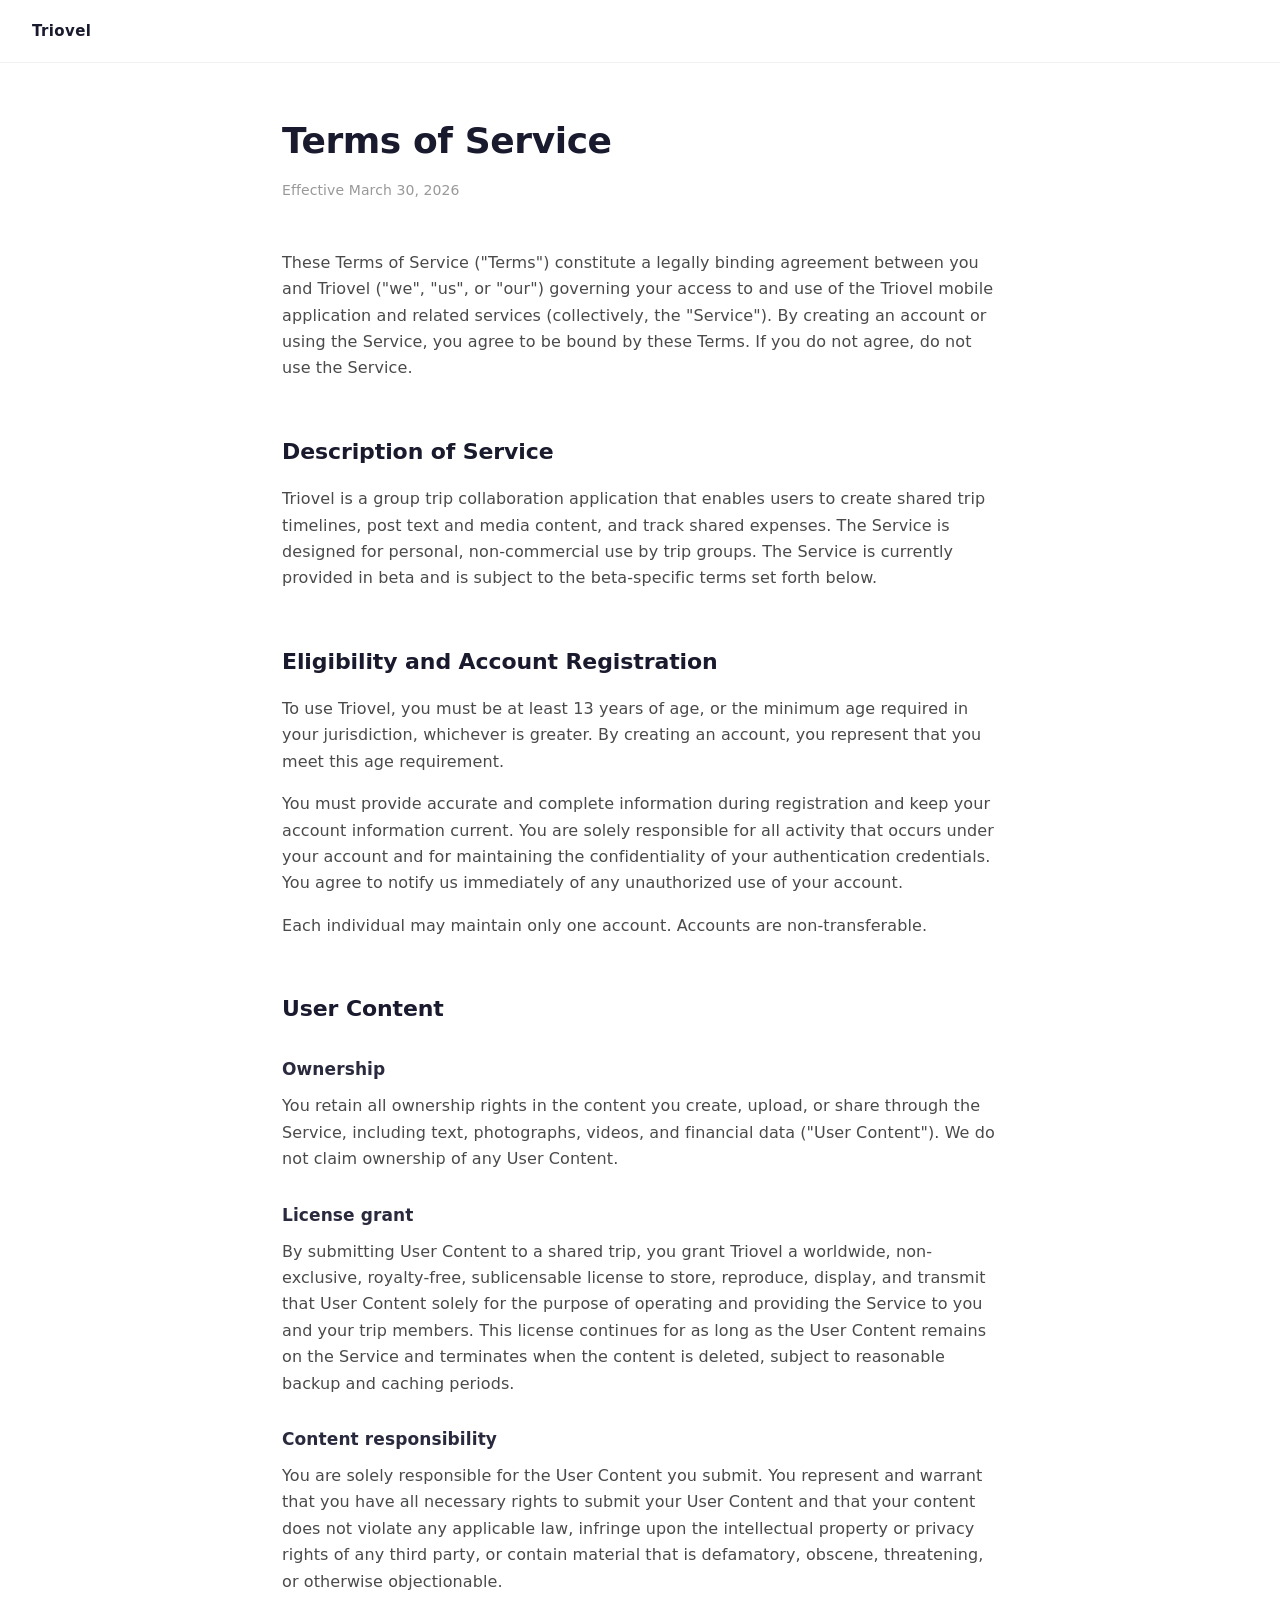
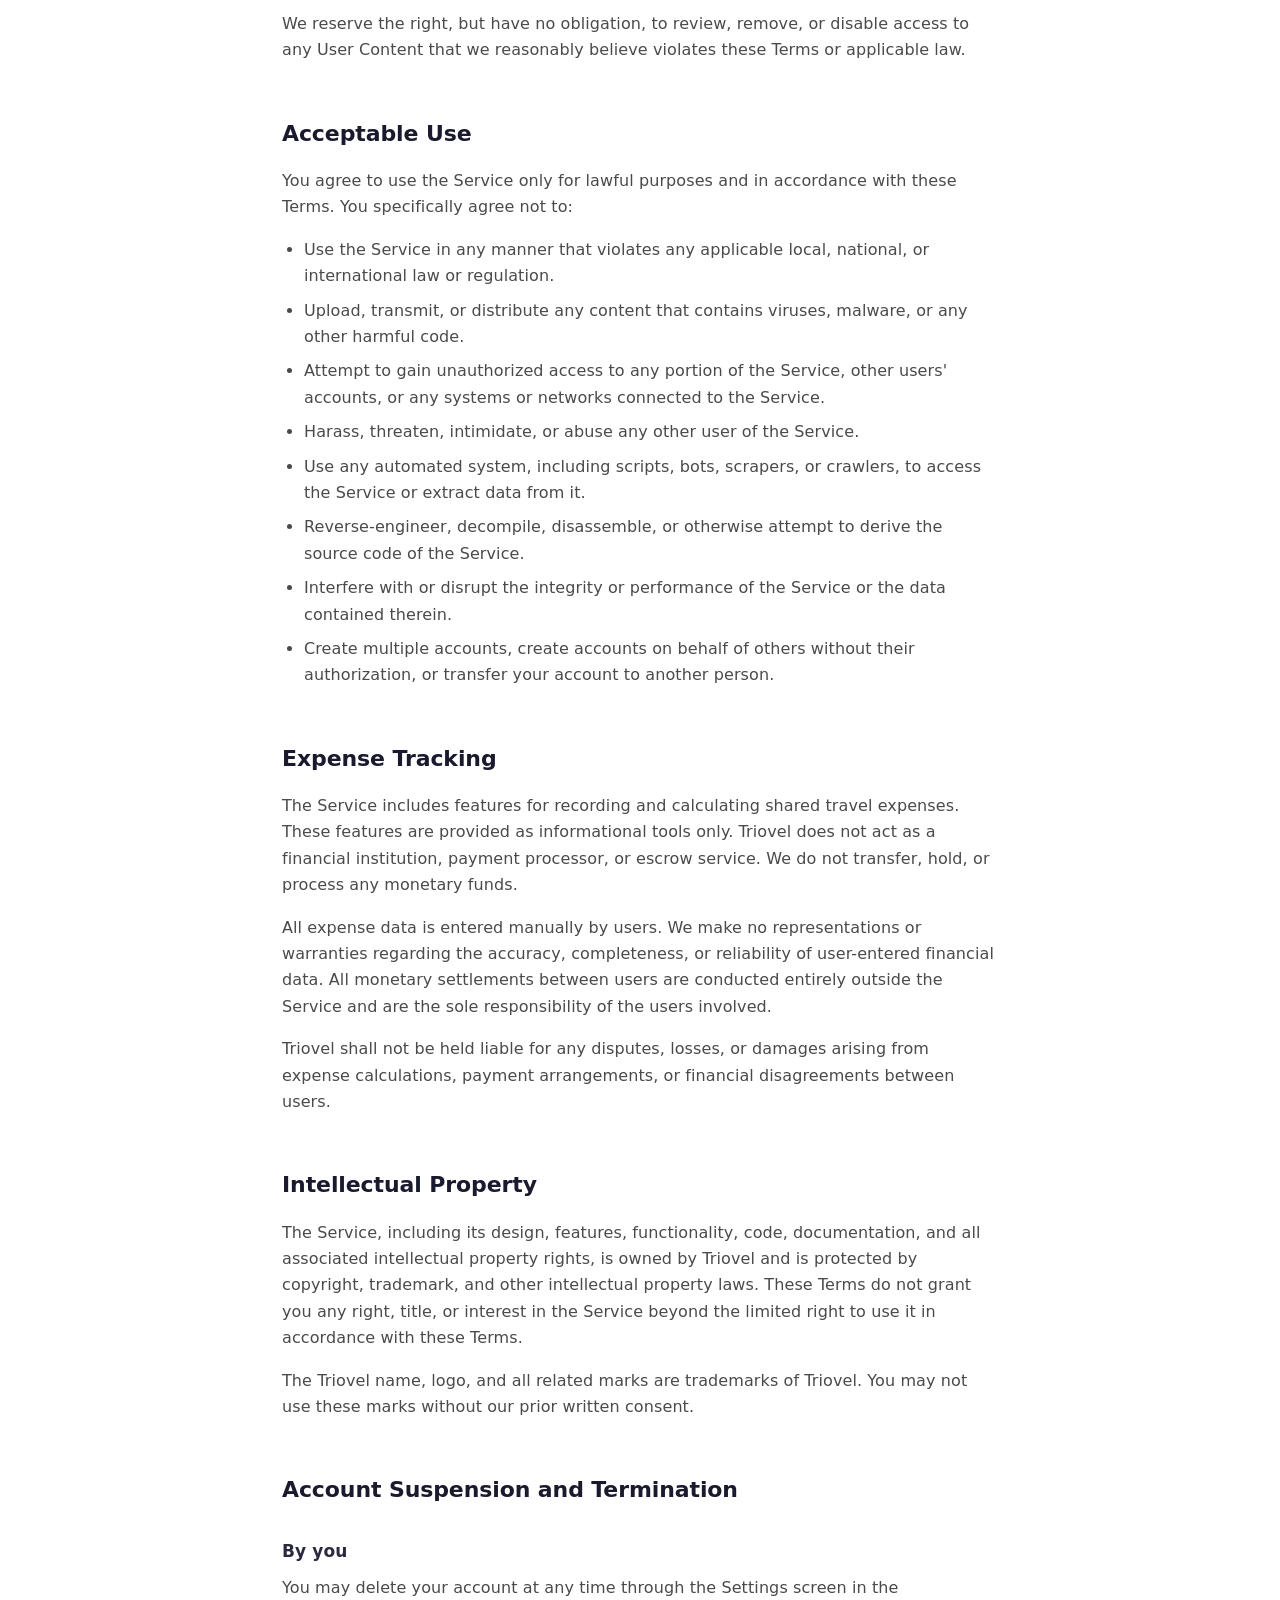
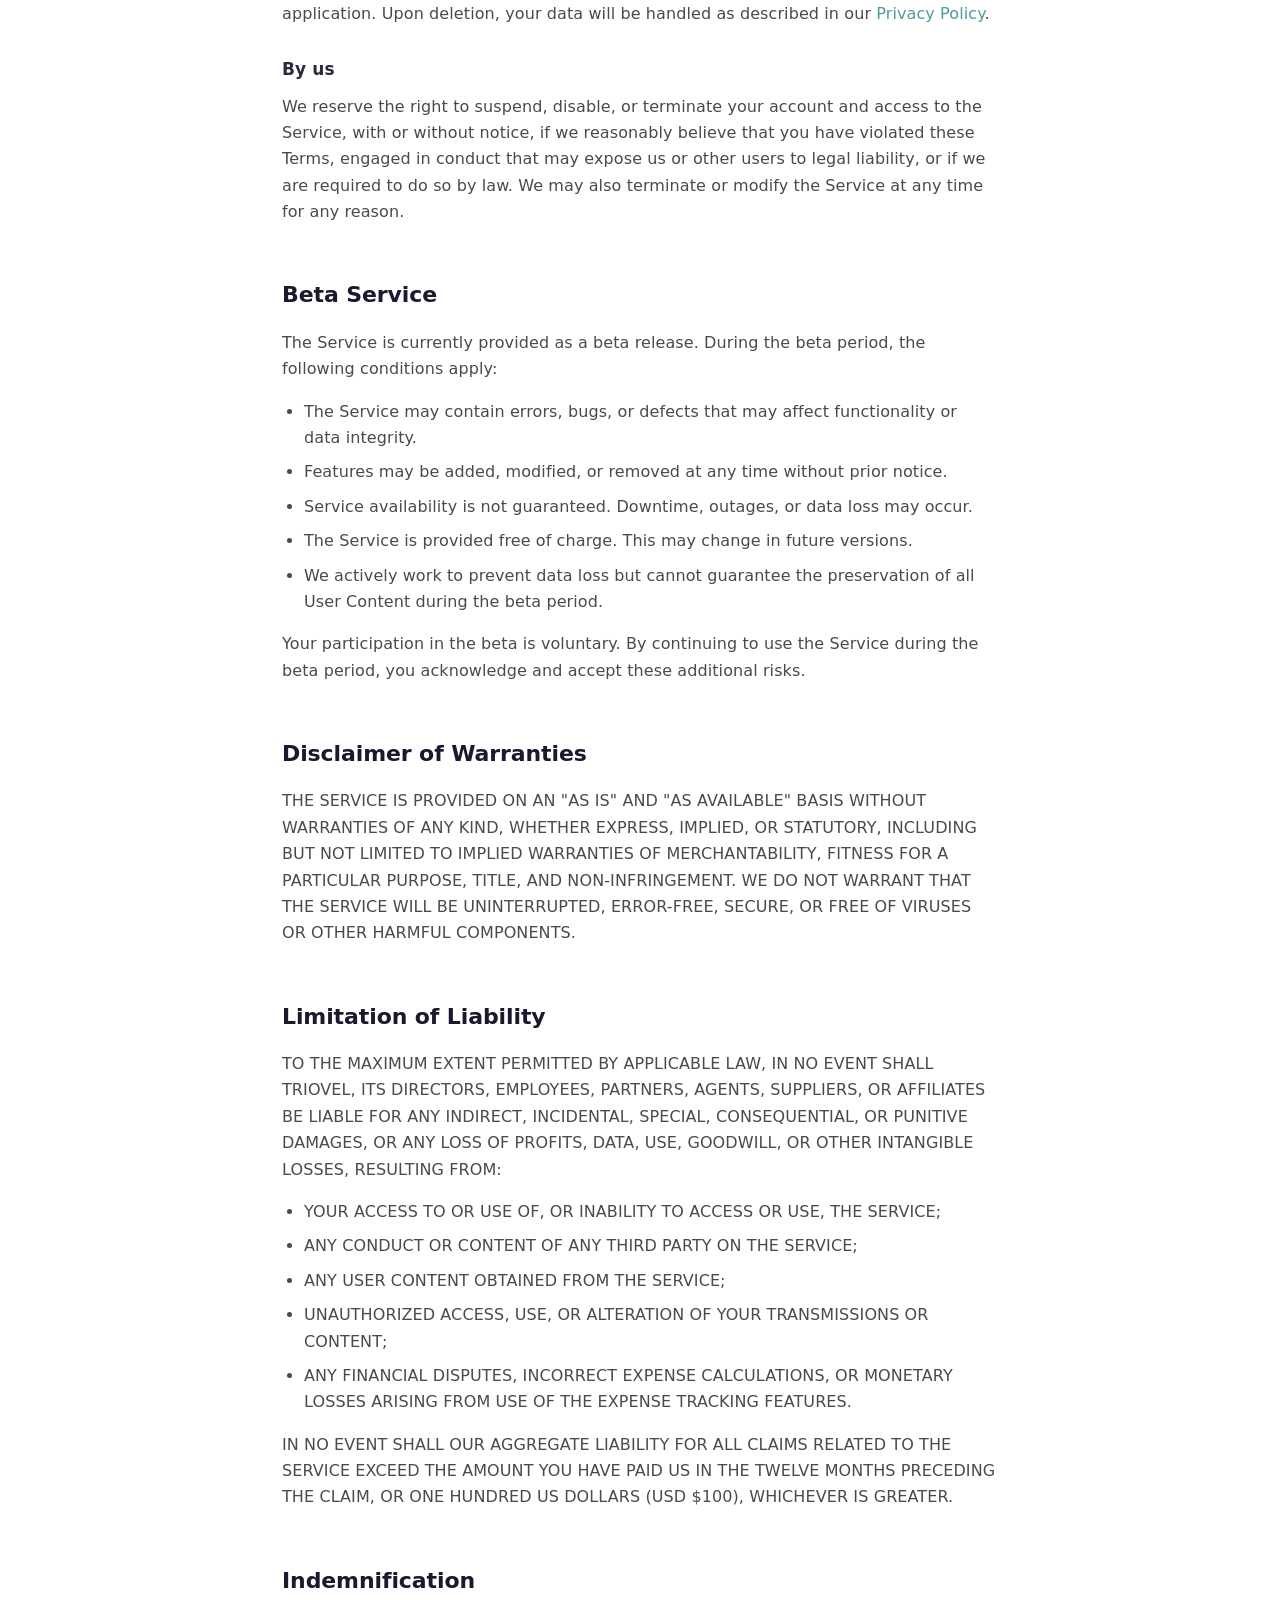
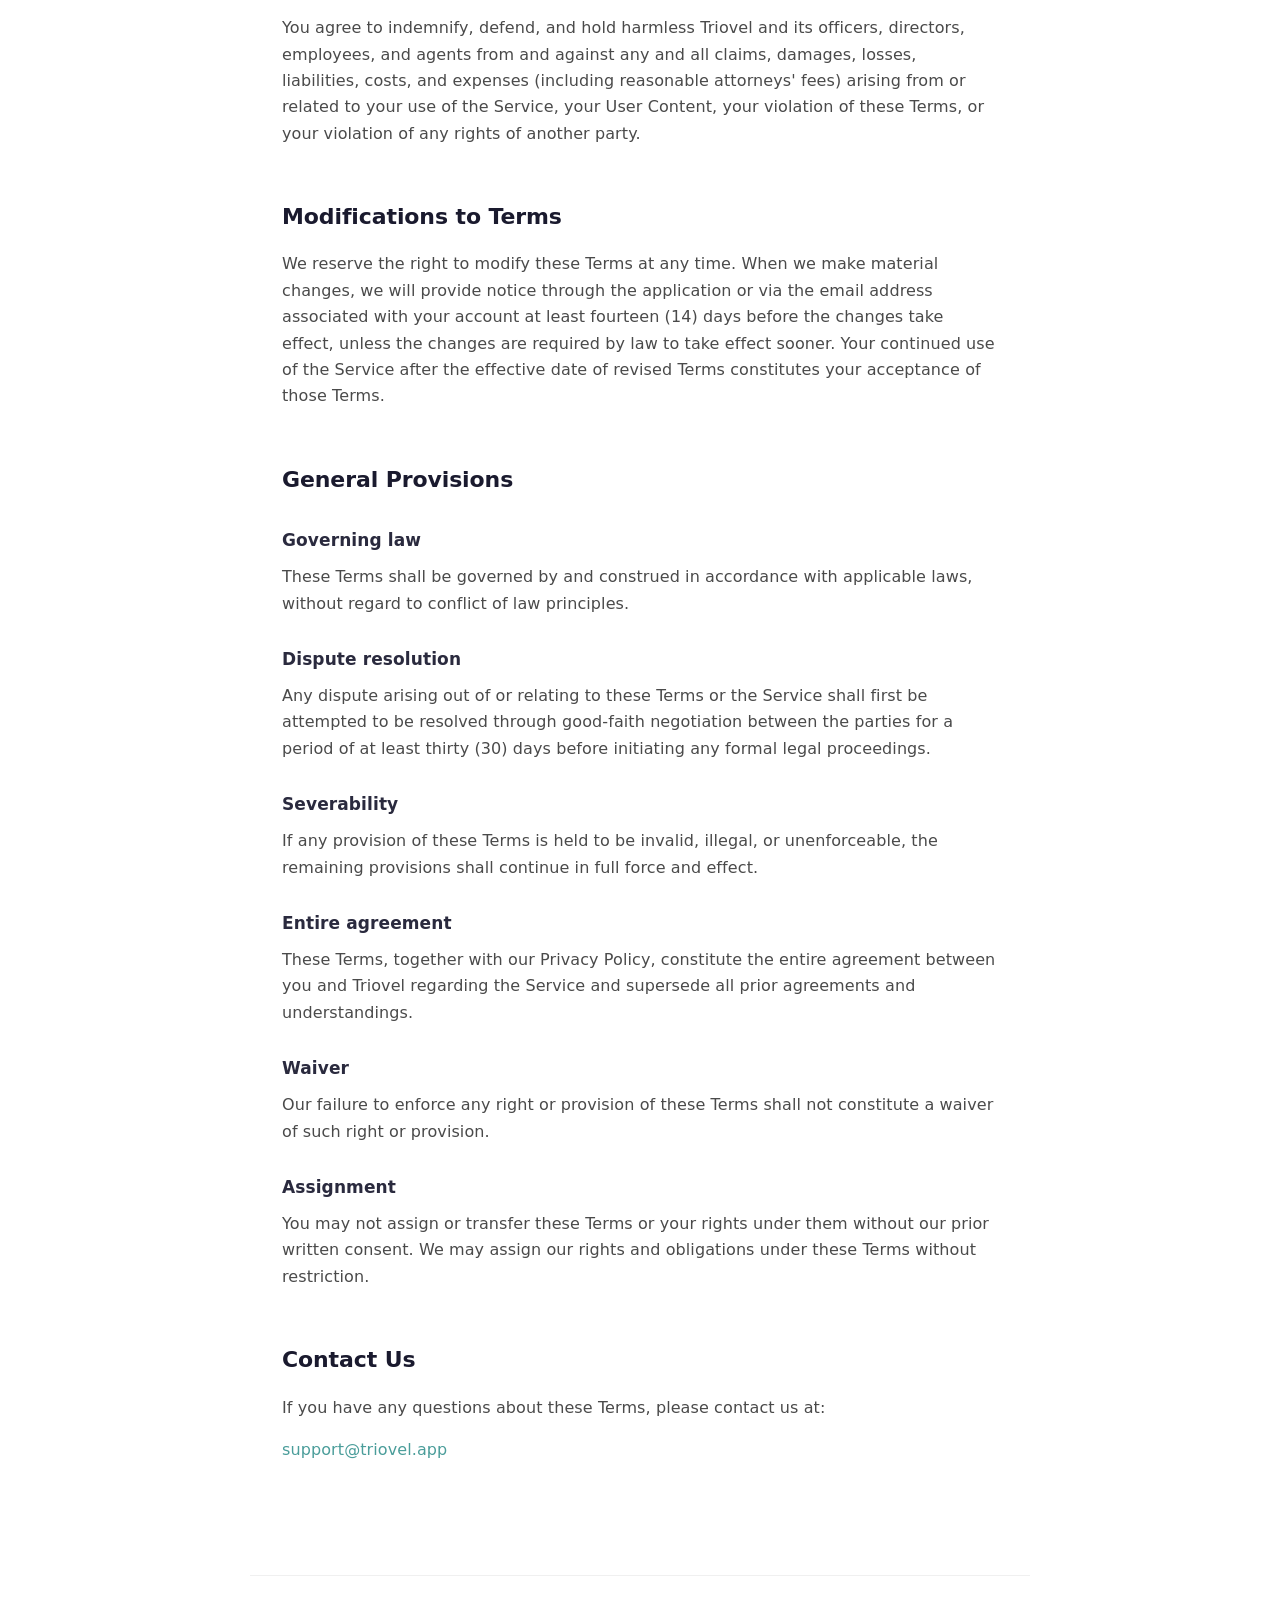
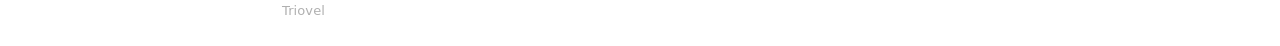
<file: docs/terms-and-conditions.html>
<!DOCTYPE html>
<html lang="en">
<head>
    <meta charset="UTF-8">
    <meta name="viewport" content="width=device-width, initial-scale=1.0">
    <title>Terms of Service — Triovel</title>
    <style>
        * { margin: 0; padding: 0; box-sizing: border-box; }
        body {
            font-family: -apple-system, BlinkMacSystemFont, "SF Pro Text", "Helvetica Neue", system-ui, sans-serif;
            font-size: 16px;
            line-height: 1.65;
            color: #4a4a4a;
            background: #fff;
            -webkit-font-smoothing: antialiased;
            letter-spacing: 0.1px;
        }
        @media (prefers-color-scheme: dark) {
            body { background: #0e0e0e; color: #a0a0a0; }
            .nav { background: #0e0e0e; border-color: #1e1e1e; }
            .nav span { color: #d0d0d0; }
            h1 { color: #ececec; }
            h2 { color: #d8d8d8; }
            h3 { color: #c8c8c8; }
            strong { color: #c8c8c8; }
            .footer { border-color: #1e1e1e; }
            a { color: #6dbfbb; }
        }
        .nav {
            position: sticky;
            top: 0;
            z-index: 10;
            padding: 18px 32px;
            border-bottom: 1px solid #f0f0f0;
            background: rgba(255,255,255,0.92);
            backdrop-filter: blur(12px);
            -webkit-backdrop-filter: blur(12px);
        }
        @media (prefers-color-scheme: dark) {
            .nav { background: rgba(14,14,14,0.92); }
        }
        .nav span {
            font-size: 15px;
            font-weight: 600;
            color: #1a1a2e;
            letter-spacing: 0.4px;
        }
        .wrap {
            max-width: 780px;
            margin: 0 auto;
            padding: 48px 32px 96px;
        }
        @media (max-width: 600px) {
            .wrap { padding: 32px 20px 64px; }
        }
        h1 {
            font-size: 36px;
            font-weight: 700;
            color: #1a1a2e;
            letter-spacing: -0.4px;
            margin-bottom: 8px;
        }
        .meta {
            font-size: 14px;
            color: #999;
            margin-bottom: 48px;
        }
        h2 {
            font-size: 22px;
            font-weight: 600;
            color: #1a1a2e;
            margin-top: 52px;
            margin-bottom: 16px;
            letter-spacing: -0.1px;
        }
        h3 {
            font-size: 17px;
            font-weight: 600;
            color: #2a2a3e;
            margin-top: 28px;
            margin-bottom: 10px;
        }
        p { margin-bottom: 16px; }
        ul, ol {
            padding-left: 22px;
            margin-bottom: 16px;
        }
        li { margin-bottom: 8px; }
        strong { color: #2a2a3e; font-weight: 600; }
        a { color: #4a9d9a; text-decoration: none; }
        a:hover { text-decoration: underline; }
        .footer {
            max-width: 780px;
            margin: 0 auto;
            padding: 24px 32px;
            font-size: 13px;
            color: #b0b0b0;
            border-top: 1px solid #f0f0f0;
        }
        .lang { display: none; }
        .lang.active { display: block; }
    </style>
</head>
<body>

<div class="nav"><span>Triovel</span></div>

<div class="wrap">
<div class="lang" id="en">
<h1>Terms of Service</h1>
<p class="meta">Effective March 30, 2026</p>

<p>These Terms of Service ("Terms") constitute a legally binding agreement between you and Triovel ("we", "us", or "our") governing your access to and use of the Triovel mobile application and related services (collectively, the "Service"). By creating an account or using the Service, you agree to be bound by these Terms. If you do not agree, do not use the Service.</p>

<h2>Description of Service</h2>
<p>Triovel is a group trip collaboration application that enables users to create shared trip timelines, post text and media content, and track shared expenses. The Service is designed for personal, non-commercial use by trip groups. The Service is currently provided in beta and is subject to the beta-specific terms set forth below.</p>

<h2>Eligibility and Account Registration</h2>
<p>To use Triovel, you must be at least 13 years of age, or the minimum age required in your jurisdiction, whichever is greater. By creating an account, you represent that you meet this age requirement.</p>
<p>You must provide accurate and complete information during registration and keep your account information current. You are solely responsible for all activity that occurs under your account and for maintaining the confidentiality of your authentication credentials. You agree to notify us immediately of any unauthorized use of your account.</p>
<p>Each individual may maintain only one account. Accounts are non-transferable.</p>

<h2>User Content</h2>

<h3>Ownership</h3>
<p>You retain all ownership rights in the content you create, upload, or share through the Service, including text, photographs, videos, and financial data ("User Content"). We do not claim ownership of any User Content.</p>

<h3>License grant</h3>
<p>By submitting User Content to a shared trip, you grant Triovel a worldwide, non-exclusive, royalty-free, sublicensable license to store, reproduce, display, and transmit that User Content solely for the purpose of operating and providing the Service to you and your trip members. This license continues for as long as the User Content remains on the Service and terminates when the content is deleted, subject to reasonable backup and caching periods.</p>

<h3>Content responsibility</h3>
<p>You are solely responsible for the User Content you submit. You represent and warrant that you have all necessary rights to submit your User Content and that your content does not violate any applicable law, infringe upon the intellectual property or privacy rights of any third party, or contain material that is defamatory, obscene, threatening, or otherwise objectionable.</p>
<p>We reserve the right, but have no obligation, to review, remove, or disable access to any User Content that we reasonably believe violates these Terms or applicable law.</p>

<h2>Acceptable Use</h2>
<p>You agree to use the Service only for lawful purposes and in accordance with these Terms. You specifically agree not to:</p>
<ul>
    <li>Use the Service in any manner that violates any applicable local, national, or international law or regulation.</li>
    <li>Upload, transmit, or distribute any content that contains viruses, malware, or any other harmful code.</li>
    <li>Attempt to gain unauthorized access to any portion of the Service, other users' accounts, or any systems or networks connected to the Service.</li>
    <li>Harass, threaten, intimidate, or abuse any other user of the Service.</li>
    <li>Use any automated system, including scripts, bots, scrapers, or crawlers, to access the Service or extract data from it.</li>
    <li>Reverse-engineer, decompile, disassemble, or otherwise attempt to derive the source code of the Service.</li>
    <li>Interfere with or disrupt the integrity or performance of the Service or the data contained therein.</li>
    <li>Create multiple accounts, create accounts on behalf of others without their authorization, or transfer your account to another person.</li>
</ul>

<h2>Expense Tracking</h2>
<p>The Service includes features for recording and calculating shared travel expenses. These features are provided as informational tools only. Triovel does not act as a financial institution, payment processor, or escrow service. We do not transfer, hold, or process any monetary funds.</p>
<p>All expense data is entered manually by users. We make no representations or warranties regarding the accuracy, completeness, or reliability of user-entered financial data. All monetary settlements between users are conducted entirely outside the Service and are the sole responsibility of the users involved.</p>
<p>Triovel shall not be held liable for any disputes, losses, or damages arising from expense calculations, payment arrangements, or financial disagreements between users.</p>

<h2>Intellectual Property</h2>
<p>The Service, including its design, features, functionality, code, documentation, and all associated intellectual property rights, is owned by Triovel and is protected by copyright, trademark, and other intellectual property laws. These Terms do not grant you any right, title, or interest in the Service beyond the limited right to use it in accordance with these Terms.</p>
<p>The Triovel name, logo, and all related marks are trademarks of Triovel. You may not use these marks without our prior written consent.</p>

<h2>Account Suspension and Termination</h2>

<h3>By you</h3>
<p>You may delete your account at any time through the Settings screen in the application. Upon deletion, your data will be handled as described in our <a href="privacy-policy.html">Privacy Policy</a>.</p>

<h3>By us</h3>
<p>We reserve the right to suspend, disable, or terminate your account and access to the Service, with or without notice, if we reasonably believe that you have violated these Terms, engaged in conduct that may expose us or other users to legal liability, or if we are required to do so by law. We may also terminate or modify the Service at any time for any reason.</p>

<h2>Beta Service</h2>
<p>The Service is currently provided as a beta release. During the beta period, the following conditions apply:</p>
<ul>
    <li>The Service may contain errors, bugs, or defects that may affect functionality or data integrity.</li>
    <li>Features may be added, modified, or removed at any time without prior notice.</li>
    <li>Service availability is not guaranteed. Downtime, outages, or data loss may occur.</li>
    <li>The Service is provided free of charge. This may change in future versions.</li>
    <li>We actively work to prevent data loss but cannot guarantee the preservation of all User Content during the beta period.</li>
</ul>
<p>Your participation in the beta is voluntary. By continuing to use the Service during the beta period, you acknowledge and accept these additional risks.</p>

<h2>Disclaimer of Warranties</h2>
<p>THE SERVICE IS PROVIDED ON AN "AS IS" AND "AS AVAILABLE" BASIS WITHOUT WARRANTIES OF ANY KIND, WHETHER EXPRESS, IMPLIED, OR STATUTORY, INCLUDING BUT NOT LIMITED TO IMPLIED WARRANTIES OF MERCHANTABILITY, FITNESS FOR A PARTICULAR PURPOSE, TITLE, AND NON-INFRINGEMENT. WE DO NOT WARRANT THAT THE SERVICE WILL BE UNINTERRUPTED, ERROR-FREE, SECURE, OR FREE OF VIRUSES OR OTHER HARMFUL COMPONENTS.</p>

<h2>Limitation of Liability</h2>
<p>TO THE MAXIMUM EXTENT PERMITTED BY APPLICABLE LAW, IN NO EVENT SHALL TRIOVEL, ITS DIRECTORS, EMPLOYEES, PARTNERS, AGENTS, SUPPLIERS, OR AFFILIATES BE LIABLE FOR ANY INDIRECT, INCIDENTAL, SPECIAL, CONSEQUENTIAL, OR PUNITIVE DAMAGES, OR ANY LOSS OF PROFITS, DATA, USE, GOODWILL, OR OTHER INTANGIBLE LOSSES, RESULTING FROM:</p>
<ul>
    <li>YOUR ACCESS TO OR USE OF, OR INABILITY TO ACCESS OR USE, THE SERVICE;</li>
    <li>ANY CONDUCT OR CONTENT OF ANY THIRD PARTY ON THE SERVICE;</li>
    <li>ANY USER CONTENT OBTAINED FROM THE SERVICE;</li>
    <li>UNAUTHORIZED ACCESS, USE, OR ALTERATION OF YOUR TRANSMISSIONS OR CONTENT;</li>
    <li>ANY FINANCIAL DISPUTES, INCORRECT EXPENSE CALCULATIONS, OR MONETARY LOSSES ARISING FROM USE OF THE EXPENSE TRACKING FEATURES.</li>
</ul>
<p>IN NO EVENT SHALL OUR AGGREGATE LIABILITY FOR ALL CLAIMS RELATED TO THE SERVICE EXCEED THE AMOUNT YOU HAVE PAID US IN THE TWELVE MONTHS PRECEDING THE CLAIM, OR ONE HUNDRED US DOLLARS (USD $100), WHICHEVER IS GREATER.</p>

<h2>Indemnification</h2>
<p>You agree to indemnify, defend, and hold harmless Triovel and its officers, directors, employees, and agents from and against any and all claims, damages, losses, liabilities, costs, and expenses (including reasonable attorneys' fees) arising from or related to your use of the Service, your User Content, your violation of these Terms, or your violation of any rights of another party.</p>

<h2>Modifications to Terms</h2>
<p>We reserve the right to modify these Terms at any time. When we make material changes, we will provide notice through the application or via the email address associated with your account at least fourteen (14) days before the changes take effect, unless the changes are required by law to take effect sooner. Your continued use of the Service after the effective date of revised Terms constitutes your acceptance of those Terms.</p>

<h2>General Provisions</h2>

<h3>Governing law</h3>
<p>These Terms shall be governed by and construed in accordance with applicable laws, without regard to conflict of law principles.</p>

<h3>Dispute resolution</h3>
<p>Any dispute arising out of or relating to these Terms or the Service shall first be attempted to be resolved through good-faith negotiation between the parties for a period of at least thirty (30) days before initiating any formal legal proceedings.</p>

<h3>Severability</h3>
<p>If any provision of these Terms is held to be invalid, illegal, or unenforceable, the remaining provisions shall continue in full force and effect.</p>

<h3>Entire agreement</h3>
<p>These Terms, together with our Privacy Policy, constitute the entire agreement between you and Triovel regarding the Service and supersede all prior agreements and understandings.</p>

<h3>Waiver</h3>
<p>Our failure to enforce any right or provision of these Terms shall not constitute a waiver of such right or provision.</p>

<h3>Assignment</h3>
<p>You may not assign or transfer these Terms or your rights under them without our prior written consent. We may assign our rights and obligations under these Terms without restriction.</p>

<h2>Contact Us</h2>
<p>If you have any questions about these Terms, please contact us at:</p>
<p><a href="mailto:support@triovel.app">support@triovel.app</a></p>
</div>

<div class="lang" id="ja">
<h1>利用規約</h1>
<p class="meta">施行日 2026年3月30日</p>

<p>本利用規約（以下「本規約」）は、お客様とTriovel（以下「当社」）との間で、Triovelモバイルアプリケーションおよび関連サービス（以下総称して「本サービス」）へのアクセスおよび利用に関する法的拘束力のある契約を構成します。アカウントの作成または本サービスの利用により、お客様は本規約に拘束されることに同意するものとします。同意されない場合は、本サービスを利用しないでください。</p>

<h2>サービスの説明</h2>
<p>Triovelは、ユーザーが共有旅行タイムラインを作成し、テキストやメディアコンテンツを投稿し、共有費用を追跡することを可能にするグループ旅行コラボレーションアプリケーションです。本サービスは、旅行グループによる個人的かつ非商業的な使用を目的として設計されています。本サービスは現在ベータ版として提供されており、以下に定めるベータ版固有の条件に従います。</p>

<h2>利用資格とアカウント登録</h2>
<p>Triovelを利用するには、13歳以上、またはお客様の管轄区域で要求される最低年齢のいずれか大きい方でなければなりません。アカウントの作成により、お客様はこの年齢要件を満たすことを表明します。</p>
<p>登録時に正確かつ完全な情報を提供し、アカウント情報を最新の状態に維持する必要があります。お客様は、アカウントで発生するすべての活動および認証情報の機密性の維持について単独で責任を負います。アカウントの不正使用を発見した場合は、直ちに当社に通知することに同意します。</p>
<p>各個人は1つのアカウントのみ維持できます。アカウントは譲渡できません。</p>

<h2>ユーザーコンテンツ</h2>

<h3>所有権</h3>
<p>お客様は、本サービスを通じて作成、アップロード、または共有するコンテンツ（テキスト、写真、動画、財務データを含む、以下「ユーザーコンテンツ」）のすべての所有権を保持します。当社はユーザーコンテンツの所有権を主張しません。</p>

<h3>ライセンスの付与</h3>
<p>共有旅行にユーザーコンテンツを送信することにより、お客様は、本サービスの運営および提供の目的に限り、当該ユーザーコンテンツを保存、複製、表示、送信するための、世界的、非独占的、ロイヤリティフリー、サブライセンス可能なライセンスをTriovelに付与します。このライセンスは、ユーザーコンテンツが本サービスに存在する限り継続し、合理的なバックアップおよびキャッシュ期間を除き、コンテンツが削除された時点で終了します。</p>

<h3>コンテンツの責任</h3>
<p>お客様は、送信するユーザーコンテンツについて単独で責任を負います。お客様は、ユーザーコンテンツを送信するために必要なすべての権利を有し、コンテンツが適用法に違反せず、第三者の知的財産権やプライバシー権を侵害せず、名誉毀損、わいせつ、脅迫、またはその他の好ましくない内容を含まないことを表明し保証します。</p>
<p>当社は、本規約または適用法に違反すると合理的に判断するユーザーコンテンツを審査、削除、またはアクセスを無効にする権利を有しますが、義務は負いません。</p>

<h2>利用上の注意</h2>
<p>お客様は、合法的な目的にのみ、本規約に従って本サービスを利用することに同意します。特に以下の行為を行わないことに同意します：</p>
<ul>
    <li>適用される地方、国内、または国際的な法律や規制に違反する方法での本サービスの利用。</li>
    <li>ウイルス、マルウェア、またはその他の有害なコードを含むコンテンツのアップロード、送信、または配布。</li>
    <li>本サービスの一部、他のユーザーのアカウント、または本サービスに接続されたシステムやネットワークへの不正アクセスの試み。</li>
    <li>本サービスの他のユーザーへの嫌がらせ、脅迫、威嚇、または虐待。</li>
    <li>スクリプト、ボット、スクレイパー、クローラーを含む自動化システムの使用。</li>
    <li>本サービスのリバースエンジニアリング、逆コンパイル、逆アセンブル。</li>
    <li>本サービスまたはそこに含まれるデータの完全性やパフォーマンスへの干渉または妨害。</li>
    <li>複数アカウントの作成、他者の許可なくアカウントを作成、またはアカウントの他者への譲渡。</li>
</ul>

<h2>費用追跡</h2>
<p>本サービスには、共有旅行費用の記録と計算のための機能が含まれています。これらの機能は情報提供ツールとしてのみ提供されます。Triovelは金融機関、決済処理業者、またはエスクローサービスとして機能しません。金銭の移転、保有、または処理は行いません。</p>
<p>すべての費用データはユーザーが手動で入力します。ユーザーが入力した財務データの正確性、完全性、または信頼性について、いかなる表明や保証も行いません。ユーザー間のすべての金銭的決済は、完全に本サービスの外で行われ、関係するユーザーの単独の責任となります。</p>

<h2>知的財産</h2>
<p>本サービス（そのデザイン、機能、コード、文書、および関連するすべての知的財産権を含む）はTriovelが所有し、著作権法、商標法、およびその他の知的財産法により保護されています。本規約は、本規約に従った限定的な使用権を超えて、本サービスに対するいかなる権利、権原、または利益もお客様に付与しません。</p>

<h2>アカウントの停止と終了</h2>

<h3>お客様による終了</h3>
<p>アプリケーションの設定画面からいつでもアカウントを削除できます。削除時のデータの取り扱いは<a href="privacy-policy.html">プライバシーポリシー</a>に記載のとおりです。</p>

<h3>当社による終了</h3>
<p>お客様が本規約に違反した、当社または他のユーザーを法的責任にさらす可能性のある行為を行った、または法律により要求される場合、当社は通知の有無にかかわらず、お客様のアカウントおよび本サービスへのアクセスを停止、無効化、または終了する権利を有します。</p>

<h2>ベータサービス</h2>
<p>本サービスは現在ベータリリースとして提供されています。ベータ期間中は以下の条件が適用されます：</p>
<ul>
    <li>本サービスには、機能やデータの完全性に影響を与える可能性のあるエラー、バグ、または欠陥が含まれる場合があります。</li>
    <li>機能は予告なく追加、変更、または削除される場合があります。</li>
    <li>サービスの可用性は保証されません。ダウンタイム、障害、またはデータ損失が発生する可能性があります。</li>
    <li>本サービスは無料で提供されます。将来のバージョンで変更される可能性があります。</li>
    <li>データ損失の防止に積極的に取り組んでいますが、ベータ期間中のすべてのユーザーコンテンツの保存を保証することはできません。</li>
</ul>

<h2>保証の免責</h2>
<p>本サービスは、商品性、特定目的への適合性、権原、および非侵害の黙示的保証を含むがこれに限定されない、明示的、黙示的、または法定のいかなる種類の保証もなく、「現状のまま」および「利用可能な限り」で提供されます。</p>

<h2>責任の制限</h2>
<p>適用法が許容する最大限の範囲において、Triovel、その取締役、従業員、パートナー、代理人、サプライヤー、または関連会社は、以下から生じる間接的、付随的、特別、結果的、または懲罰的損害、または利益、データ、使用、のれん、またはその他の無形の損失について責任を負いません：本サービスへのアクセスまたは使用、第三者の行為またはコンテンツ、ユーザーコンテンツの取得、送信またはコンテンツへの不正アクセス、費用追跡機能の使用から生じる財務紛争。</p>

<h2>補償</h2>
<p>お客様は、本サービスの利用、ユーザーコンテンツ、本規約の違反、または第三者の権利の侵害に起因またはこれに関連するすべての請求、損害、損失、責任、費用、および経費（合理的な弁護士費用を含む）から、Triovelおよびその役員、取締役、従業員、代理人を免責、防御、および保護することに同意します。</p>

<h2>規約の変更</h2>
<p>当社は本規約をいつでも変更する権利を有します。重要な変更を行う場合、法律により早期の発効が要求される場合を除き、変更が有効になる少なくとも14日前にアプリケーションまたはアカウントに関連付けられたメールアドレスを通じて通知します。改訂された規約の発効日以降も本サービスを継続して利用することは、当該規約への同意を構成します。</p>

<h2>一般条項</h2>

<h3>準拠法</h3>
<p>本規約は、法の抵触に関する原則にかかわらず、適用される法律に準拠し、これに従って解釈されるものとします。</p>

<h3>紛争解決</h3>
<p>本規約または本サービスに起因またはこれに関連する紛争は、正式な法的手続きを開始する前に、少なくとも30日間、当事者間の誠実な交渉により解決を試みるものとします。</p>

<h3>可分性</h3>
<p>本規約のいずれかの条項が無効、違法、または執行不能と判断された場合、残りの条項は引き続き完全に効力を有するものとします。</p>

<h3>完全合意</h3>
<p>本規約はプライバシーポリシーとともに、本サービスに関するお客様とTriovelとの間の完全な合意を構成し、すべての以前の合意および了解に優先します。</p>

<h3>権利放棄</h3>
<p>当社が本規約の権利または条項を行使しないことは、当該権利または条項の放棄を構成しません。</p>

<h3>譲渡</h3>
<p>お客様は、当社の事前の書面による同意なく、本規約またはこれに基づく権利を譲渡または移転することはできません。当社は、制限なく本規約に基づく権利と義務を譲渡することができます。</p>

<h2>お問い合わせ</h2>
<p>本規約についてご質問がある場合は、以下までお問い合わせください：</p>
<p><a href="mailto:support@triovel.app">support@triovel.app</a></p>
</div>

<div class="lang" id="zh-Hant">
<h1>服務條款</h1>
<p class="meta">生效日期 2026年3月30日</p>

<p>本服務條款（以下稱「本條款」）構成您與 Triovel（以下稱「我們」）之間，就您存取及使用 Triovel 行動應用程式及相關服務（以下統稱「本服務」）之具有法律約束力的協議。建立帳戶或使用本服務即表示您同意受本條款約束。若您不同意，請勿使用本服務。</p>

<h2>服務說明</h2>
<p>Triovel 是一款群組旅行協作應用程式，使用者可建立共享旅行時間軸、發佈文字及媒體內容，並追蹤共享費用。本服務專為旅行群組的個人、非商業用途而設計。本服務目前以測試版形式提供，並受以下測試版特定條款約束。</p>

<h2>使用資格與帳戶註冊</h2>
<p>使用 Triovel 須年滿 13 歲，或您所在管轄區域要求的最低年齡，以較大者為準。建立帳戶即表示您聲明符合此年齡要求。</p>
<p>您必須在註冊時提供準確且完整的資訊，並保持帳戶資訊為最新狀態。您對帳戶下發生的所有活動及認證憑證的保密性承擔全部責任。您同意在發現帳戶未經授權使用時立即通知我們。</p>
<p>每人僅可維護一個帳戶。帳戶不可轉讓。</p>

<h2>使用者內容</h2>

<h3>所有權</h3>
<p>您保留透過本服務建立、上傳或分享的內容（包括文字、照片、影片及財務資料，以下稱「使用者內容」）的所有所有權。我們不主張任何使用者內容的所有權。</p>

<h3>授權</h3>
<p>向共享旅行提交使用者內容即表示您授予 Triovel 一項全球性、非獨占、免版稅、可再授權的許可，僅為營運及提供本服務之目的，儲存、複製、顯示及傳輸該使用者內容。此授權在使用者內容存在於本服務期間持續有效，並在內容被刪除時終止（合理備份及快取期間除外）。</p>

<h3>內容責任</h3>
<p>您對提交的使用者內容承擔全部責任。您聲明並保證，您擁有提交使用者內容的一切必要權利，且您的內容不違反任何適用法律、不侵犯任何第三方的智慧財產權或隱私權，也不包含誹謗、淫穢、威脅或其他不當內容。</p>
<p>我們保留審查、移除或禁止存取我們合理認為違反本條款或適用法律之使用者內容的權利，但不承擔此義務。</p>

<h2>使用規範</h2>
<p>您同意僅出於合法目的並依照本條款使用本服務。您特別同意不從事以下行為：</p>
<ul>
    <li>以違反任何適用的地方、國家或國際法律法規的方式使用本服務。</li>
    <li>上傳、傳輸或散佈含有病毒、惡意軟體或其他有害程式碼的內容。</li>
    <li>試圖未經授權存取本服務的任何部分、其他使用者的帳戶，或連接至本服務的任何系統或網路。</li>
    <li>騷擾、威脅、恐嚇或虐待本服務的其他使用者。</li>
    <li>使用任何自動化系統（包括指令碼、機器人、爬蟲程式）存取本服務或從中擷取資料。</li>
    <li>對本服務進行逆向工程、反編譯或反組譯。</li>
    <li>干擾或破壞本服務或其中所含資料的完整性或效能。</li>
    <li>建立多個帳戶、未經他人授權代他人建立帳戶，或將帳戶轉讓給他人。</li>
</ul>

<h2>費用追蹤</h2>
<p>本服務包含記錄和計算共享旅行費用的功能。這些功能僅作為資訊工具提供。Triovel 不作為金融機構、支付處理商或託管服務運作。我們不轉移、持有或處理任何金錢資金。</p>
<p>所有費用資料由使用者手動輸入。我們不對使用者輸入的財務資料的準確性、完整性或可靠性作出任何聲明或保證。使用者之間的所有金錢結算完全在本服務之外進行，由相關使用者自行負責。</p>

<h2>智慧財產權</h2>
<p>本服務（包括其設計、功能、程式碼、文件及所有相關智慧財產權）為 Triovel 所有，受著作權法、商標法及其他智慧財產權法保護。本條款不授予您在本條款允許的有限使用權之外，對本服務的任何權利、所有權或利益。</p>

<h2>帳戶暫停與終止</h2>

<h3>由您終止</h3>
<p>您可隨時透過應用程式設定畫面刪除帳戶。刪除後的資料處理依照我們的<a href="privacy-policy.html">隱私權政策</a>。</p>

<h3>由我們終止</h3>
<p>若我們合理認為您違反了本條款、從事可能使我們或其他使用者面臨法律責任的行為，或法律要求我們這樣做，我們保留暫停、禁用或終止您的帳戶及對本服務的存取的權利，無論是否事先通知。</p>

<h2>測試版服務</h2>
<p>本服務目前以測試版形式提供。測試版期間適用以下條件：</p>
<ul>
    <li>本服務可能包含影響功能或資料完整性的錯誤、缺陷。</li>
    <li>功能可能在不事先通知的情況下被新增、修改或移除。</li>
    <li>不保證服務可用性。可能發生停機、中斷或資料遺失。</li>
    <li>本服務免費提供。未來版本可能有所變更。</li>
    <li>我們積極努力防止資料遺失，但無法保證測試版期間所有使用者內容的保存。</li>
</ul>

<h2>保證免責聲明</h2>
<p>本服務以「現狀」及「可用」的基礎提供，不含任何明示、默示或法定的保證，包括但不限於適銷性、特定目的適用性、所有權及不侵權的默示保證。</p>

<h2>責任限制</h2>
<p>在適用法律允許的最大範圍內，Triovel 及其董事、員工、合作夥伴、代理人、供應商或關聯方在任何情況下均不對因以下情況產生的間接、附帶、特殊、後果性或懲罰性損害，或任何利潤、資料、使用、商譽或其他無形損失承擔責任：您對本服務的存取或使用；任何第三方的行為或內容；費用追蹤功能使用產生的財務糾紛。</p>

<h2>賠償</h2>
<p>您同意就因您使用本服務、您的使用者內容、您違反本條款或您侵犯任何第三方權利而產生或與之相關的所有索賠、損害、損失、責任、成本和費用（包括合理的律師費），對 Triovel 及其高管、董事、員工和代理人進行賠償、辯護和保護。</p>

<h2>條款修改</h2>
<p>我們保留隨時修改本條款的權利。進行重大變更時，除非法律要求更早生效，我們將在變更生效前至少十四（14）日透過應用程式或帳戶相關電子郵件地址通知您。修訂後條款生效日後繼續使用本服務即構成您對該等條款的接受。</p>

<h2>一般條款</h2>

<h3>準據法</h3>
<p>本條款應受適用法律管轄並依其解釋，不考慮法律衝突原則。</p>

<h3>爭議解決</h3>
<p>因本條款或本服務引起或與之相關的任何爭議，應在啟動任何正式法律程序之前，先由雙方在至少三十（30）天內透過善意協商嘗試解決。</p>

<h3>可分割性</h3>
<p>如果本條款的任何條款被認定為無效、違法或不可執行，其餘條款應繼續完全有效。</p>

<h3>完整協議</h3>
<p>本條款連同我們的隱私權政策，構成您與 Triovel 之間就本服務的完整協議，並取代所有先前的協議和理解。</p>

<h3>棄權</h3>
<p>我們未能行使本條款的任何權利或條款不構成對該等權利或條款的放棄。</p>

<h3>轉讓</h3>
<p>未經我們事先書面同意，您不得轉讓或移轉本條款或您在其下的權利。我們可以不受限制地轉讓本條款下的權利和義務。</p>

<h2>聯繫我們</h2>
<p>如對本條款有任何疑問，請透過以下方式聯繫我們：</p>
<p><a href="mailto:support@triovel.app">support@triovel.app</a></p>
</div>

<div class="lang" id="zh-Hans">
<h1>服务条款</h1>
<p class="meta">生效日期 2026年3月30日</p>

<p>本服务条款（以下称"本条款"）构成您与 Triovel（以下称"我们"）之间，就您访问及使用 Triovel 移动应用程序及相关服务（以下统称"本服务"）的具有法律约束力的协议。创建账户或使用本服务即表示您同意受本条款约束。若您不同意，请勿使用本服务。</p>

<h2>服务说明</h2>
<p>Triovel 是一款群组旅行协作应用程序，用户可创建共享旅行时间轴、发布文字及媒体内容，并追踪共享费用。本服务专为旅行群组的个人、非商业用途而设计。本服务目前以测试版形式提供，并受以下测试版特定条款约束。</p>

<h2>使用资格与账户注册</h2>
<p>使用 Triovel 须年满 13 岁，或您所在管辖区域要求的最低年龄，以较大者为准。创建账户即表示您声明符合此年龄要求。</p>
<p>您必须在注册时提供准确且完整的信息，并保持账户信息为最新状态。您对账户下发生的所有活动及认证凭证的保密性承担全部责任。您同意在发现账户未经授权使用时立即通知我们。</p>
<p>每人仅可维护一个账户。账户不可转让。</p>

<h2>用户内容</h2>

<h3>所有权</h3>
<p>您保留通过本服务创建、上传或分享的内容（包括文字、照片、视频及财务数据，以下称"用户内容"）的所有所有权。我们不主张任何用户内容的所有权。</p>

<h3>授权</h3>
<p>向共享旅行提交用户内容即表示您授予 Triovel 一项全球性、非独占、免版税、可再许可的许可，仅为运营及提供本服务之目的，存储、复制、显示及传输该用户内容。此授权在用户内容存在于本服务期间持续有效，并在内容被删除时终止（合理备份及缓存期间除外）。</p>

<h3>内容责任</h3>
<p>您对提交的用户内容承担全部责任。您声明并保证，您拥有提交用户内容的一切必要权利，且您的内容不违反任何适用法律、不侵犯任何第三方的知识产权或隐私权，也不包含诽谤、淫秽、威胁或其他不当内容。</p>
<p>我们保留审查、移除或禁止访问我们合理认为违反本条款或适用法律之用户内容的权利，但不承担此义务。</p>

<h2>使用规范</h2>
<p>您同意仅出于合法目的并依照本条款使用本服务。您特别同意不从事以下行为：</p>
<ul>
    <li>以违反任何适用的地方、国家或国际法律法规的方式使用本服务。</li>
    <li>上传、传输或散布含有病毒、恶意软件或其他有害代码的内容。</li>
    <li>试图未经授权访问本服务的任何部分、其他用户的账户，或连接至本服务的任何系统或网络。</li>
    <li>骚扰、威胁、恐吓或虐待本服务的其他用户。</li>
    <li>使用任何自动化系统（包括脚本、机器人、爬虫程序）访问本服务或从中提取数据。</li>
    <li>对本服务进行逆向工程、反编译或反汇编。</li>
    <li>干扰或破坏本服务或其中所含数据的完整性或性能。</li>
    <li>创建多个账户、未经他人授权代他人创建账户，或将账户转让给他人。</li>
</ul>

<h2>费用追踪</h2>
<p>本服务包含记录和计算共享旅行费用的功能。这些功能仅作为信息工具提供。Triovel 不作为金融机构、支付处理商或托管服务运作。我们不转移、持有或处理任何金钱资金。</p>
<p>所有费用数据由用户手动输入。我们不对用户输入的财务数据的准确性、完整性或可靠性作出任何声明或保证。用户之间的所有金钱结算完全在本服务之外进行，由相关用户自行负责。</p>

<h2>知识产权</h2>
<p>本服务（包括其设计、功能、代码、文档及所有相关知识产权）为 Triovel 所有，受著作权法、商标法及其他知识产权法保护。本条款不授予您在本条款允许的有限使用权之外，对本服务的任何权利、所有权或利益。</p>

<h2>账户暂停与终止</h2>

<h3>由您终止</h3>
<p>您可随时通过应用程序设置页面删除账户。删除后的数据处理依照我们的<a href="privacy-policy.html">隐私政策</a>。</p>

<h3>由我们终止</h3>
<p>若我们合理认为您违反了本条款、从事可能使我们或其他用户面临法律责任的行为，或法律要求我们这样做，我们保留暂停、禁用或终止您的账户及对本服务的访问的权利，无论是否事先通知。</p>

<h2>测试版服务</h2>
<p>本服务目前以测试版形式提供。测试版期间适用以下条件：</p>
<ul>
    <li>本服务可能包含影响功能或数据完整性的错误、缺陷。</li>
    <li>功能可能在不事先通知的情况下被添加、修改或移除。</li>
    <li>不保证服务可用性。可能发生停机、中断或数据丢失。</li>
    <li>本服务免费提供。未来版本可能有所变更。</li>
    <li>我们积极努力防止数据丢失，但无法保证测试版期间所有用户内容的保存。</li>
</ul>

<h2>保证免责声明</h2>
<p>本服务以"现状"及"可用"的基础提供，不含任何明示、默示或法定的保证，包括但不限于适销性、特定目的适用性、所有权及不侵权的默示保证。</p>

<h2>责任限制</h2>
<p>在适用法律允许的最大范围内，Triovel 及其董事、员工、合作伙伴、代理人、供应商或关联方在任何情况下均不对因以下情况产生的间接、附带、特殊、后果性或惩罚性损害，或任何利润、数据、使用、商誉或其他无形损失承担责任：您对本服务的访问或使用；任何第三方的行为或内容；费用追踪功能使用产生的财务纠纷。</p>

<h2>赔偿</h2>
<p>您同意就因您使用本服务、您的用户内容、您违反本条款或您侵犯任何第三方权利而产生或与之相关的所有索赔、损害、损失、责任、成本和费用（包括合理的律师费），对 Triovel 及其高管、董事、员工和代理人进行赔偿、辩护和保护。</p>

<h2>条款修改</h2>
<p>我们保留随时修改本条款的权利。进行重大变更时，除非法律要求更早生效，我们将在变更生效前至少十四（14）日通过应用程序或账户相关电子邮件地址通知您。修订后条款生效日后继续使用本服务即构成您对该等条款的接受。</p>

<h2>一般条款</h2>

<h3>准据法</h3>
<p>本条款应受适用法律管辖并依其解释，不考虑法律冲突原则。</p>

<h3>争议解决</h3>
<p>因本条款或本服务引起或与之相关的任何争议，应在启动任何正式法律程序之前，先由双方在至少三十（30）天内通过善意协商尝试解决。</p>

<h3>可分割性</h3>
<p>如果本条款的任何条款被认定为无效、违法或不可执行，其余条款应继续完全有效。</p>

<h3>完整协议</h3>
<p>本条款连同我们的隐私政策，构成您与 Triovel 之间就本服务的完整协议，并取代所有先前的协议和理解。</p>

<h3>弃权</h3>
<p>我们未能行使本条款的任何权利或条款不构成对该等权利或条款的放弃。</p>

<h3>转让</h3>
<p>未经我们事先书面同意，您不得转让或转移本条款或您在其下的权利。我们可以不受限制地转让本条款下的权利和义务。</p>

<h2>联系我们</h2>
<p>如对本条款有任何疑问，请通过以下方式联系我们：</p>
<p><a href="mailto:support@triovel.app">support@triovel.app</a></p>
</div>
</div>

<div class="footer">Triovel</div>

<script>
(function(){
    var l=(navigator.language||'en').toLowerCase(),id='en';
    if(l.startsWith('ja'))id='ja';
    else if(l==='zh-tw'||l==='zh-hk'||l.startsWith('zh-hant'))id='zh-Hant';
    else if(l.startsWith('zh'))id='zh-Hans';
    document.getElementById(id).classList.add('active');
    document.documentElement.lang=id;
})();
</script>
</body>
</html>
</file>
<file: docs/shared.css>
/* Triovel — shared styles */

:root {
    --t-teal: #3b96a7;
    --t-bg: #ffffff;
    --t-text: #1c1c1e;
    --t-text-sec: #a1a1a6;
    --t-border: #d2d2d7;
}

.site-header {
    display: flex;
    justify-content: space-between;
    align-items: center;
    max-width: 1080px;
    margin: 0 auto;
    padding: 0 40px;
    height: 56px;
    background: var(--t-bg);
    line-height: 1;
}

.site-logo {
    font-family: 'Pacifico', cursive;
    font-size: 22px;
    font-weight: 400;
    color: #3b96a7;
    text-decoration: none;
    letter-spacing: 0;
    line-height: 1;
}

@media (max-width: 600px) {
    .site-header { padding: 0 20px; }
}

.site-links {
    display: flex;
    align-items: center;
    gap: 28px;
}

.site-links a {
    font-size: 12px;
    color: var(--t-text-sec);
    text-decoration: none;
    line-height: 1;
}

.site-links a:hover {
    color: var(--t-text);
}

@media (max-width: 480px) {
    .site-links a:not(.site-cta) { display: none; }
}

.site-footer {
    margin-top: 48px;
    padding: 32px max(24px, env(safe-area-inset-left));
    border-top: 1px solid var(--t-border);
    background: var(--t-bg);
}

.footer-inner {
    max-width: 780px;
    margin: 0 auto;
    display: flex;
    justify-content: space-between;
    align-items: center;
}

.footer-left {
    display: flex;
    align-items: baseline;
    gap: 8px;
}

.footer-logo {
    font-size: 12px;
    font-weight: 600;
    color: var(--t-text-sec);
    text-decoration: none;
}

.footer-copy {
    font-size: 12px;
    color: var(--t-text-sec);
}

.footer-links {
    display: flex;
    gap: 24px;
}

.footer-links a {
    font-size: 12px;
    color: var(--t-text-sec);
    text-decoration: none;
}

.footer-links a:hover {
    color: var(--t-text);
}

@media (max-width: 480px) {
    .footer-inner { flex-direction: column; gap: 12px; align-items: flex-start; }
}
</file>
